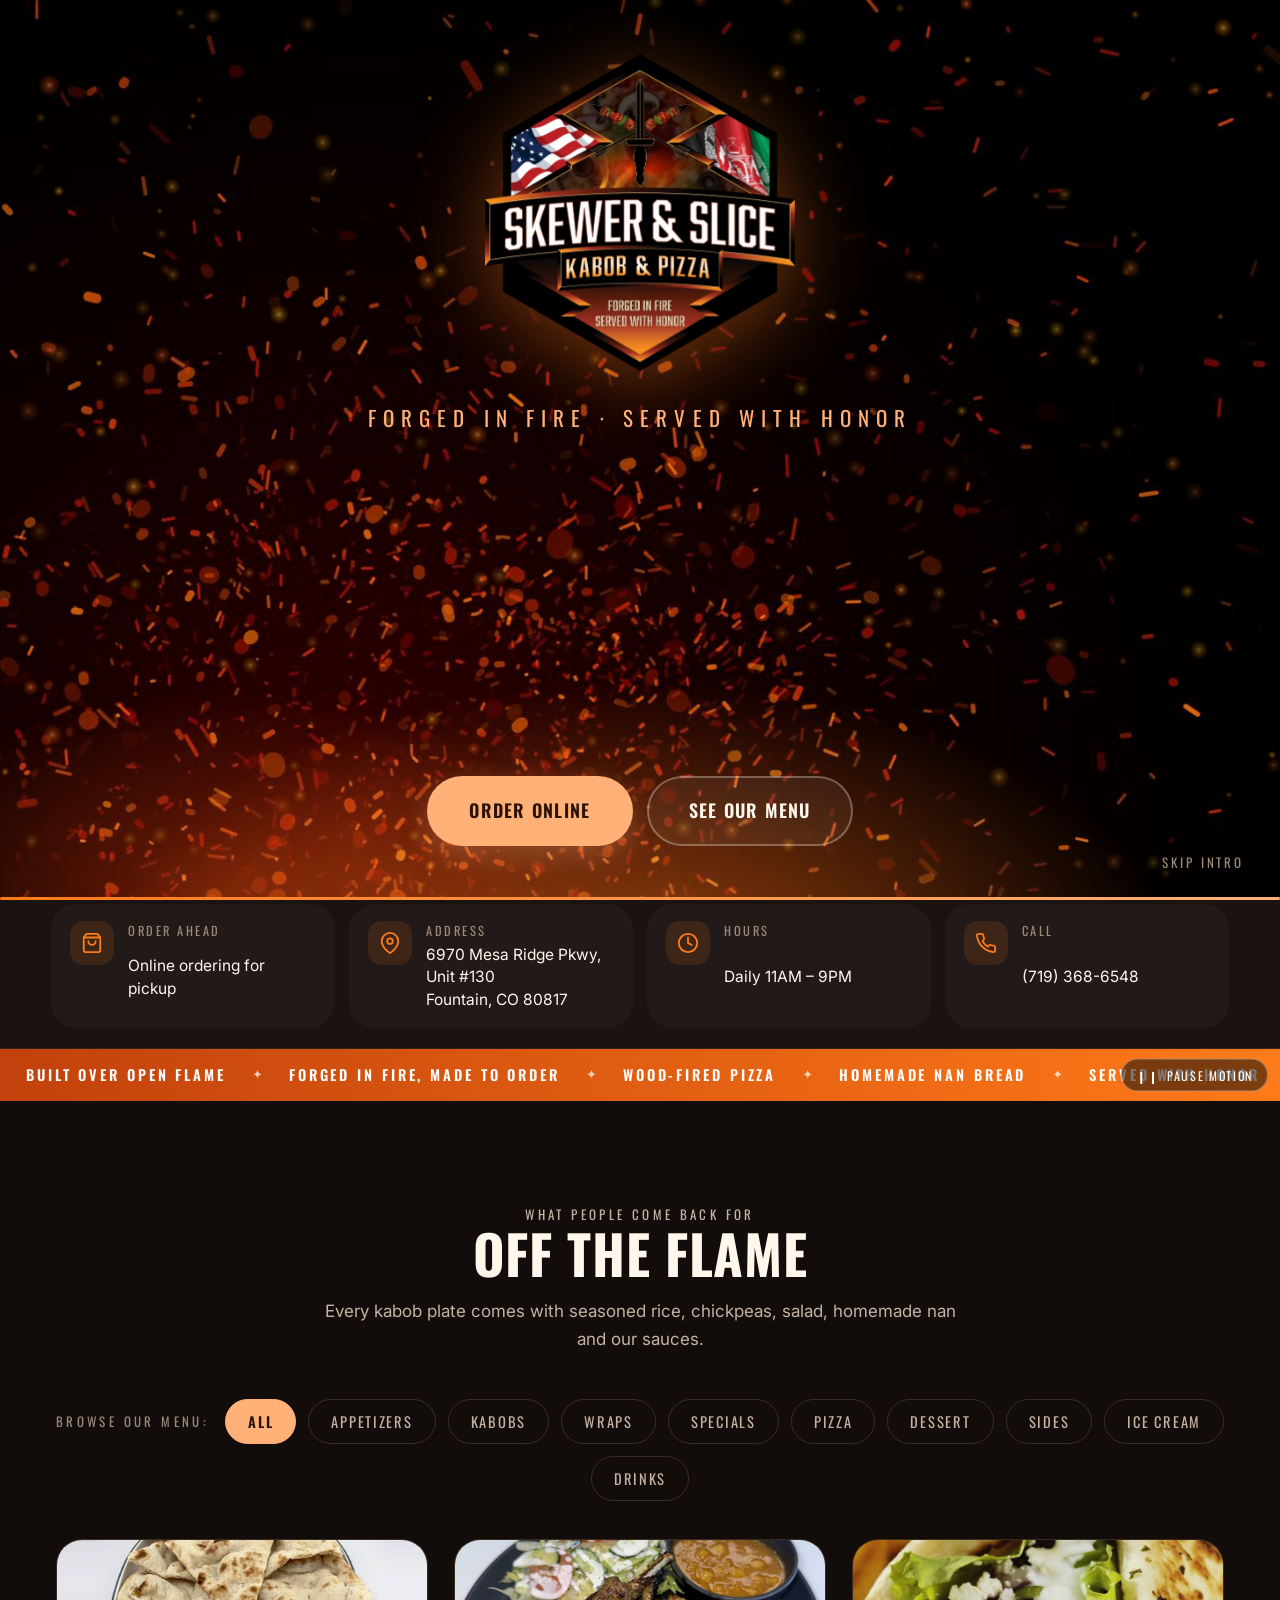
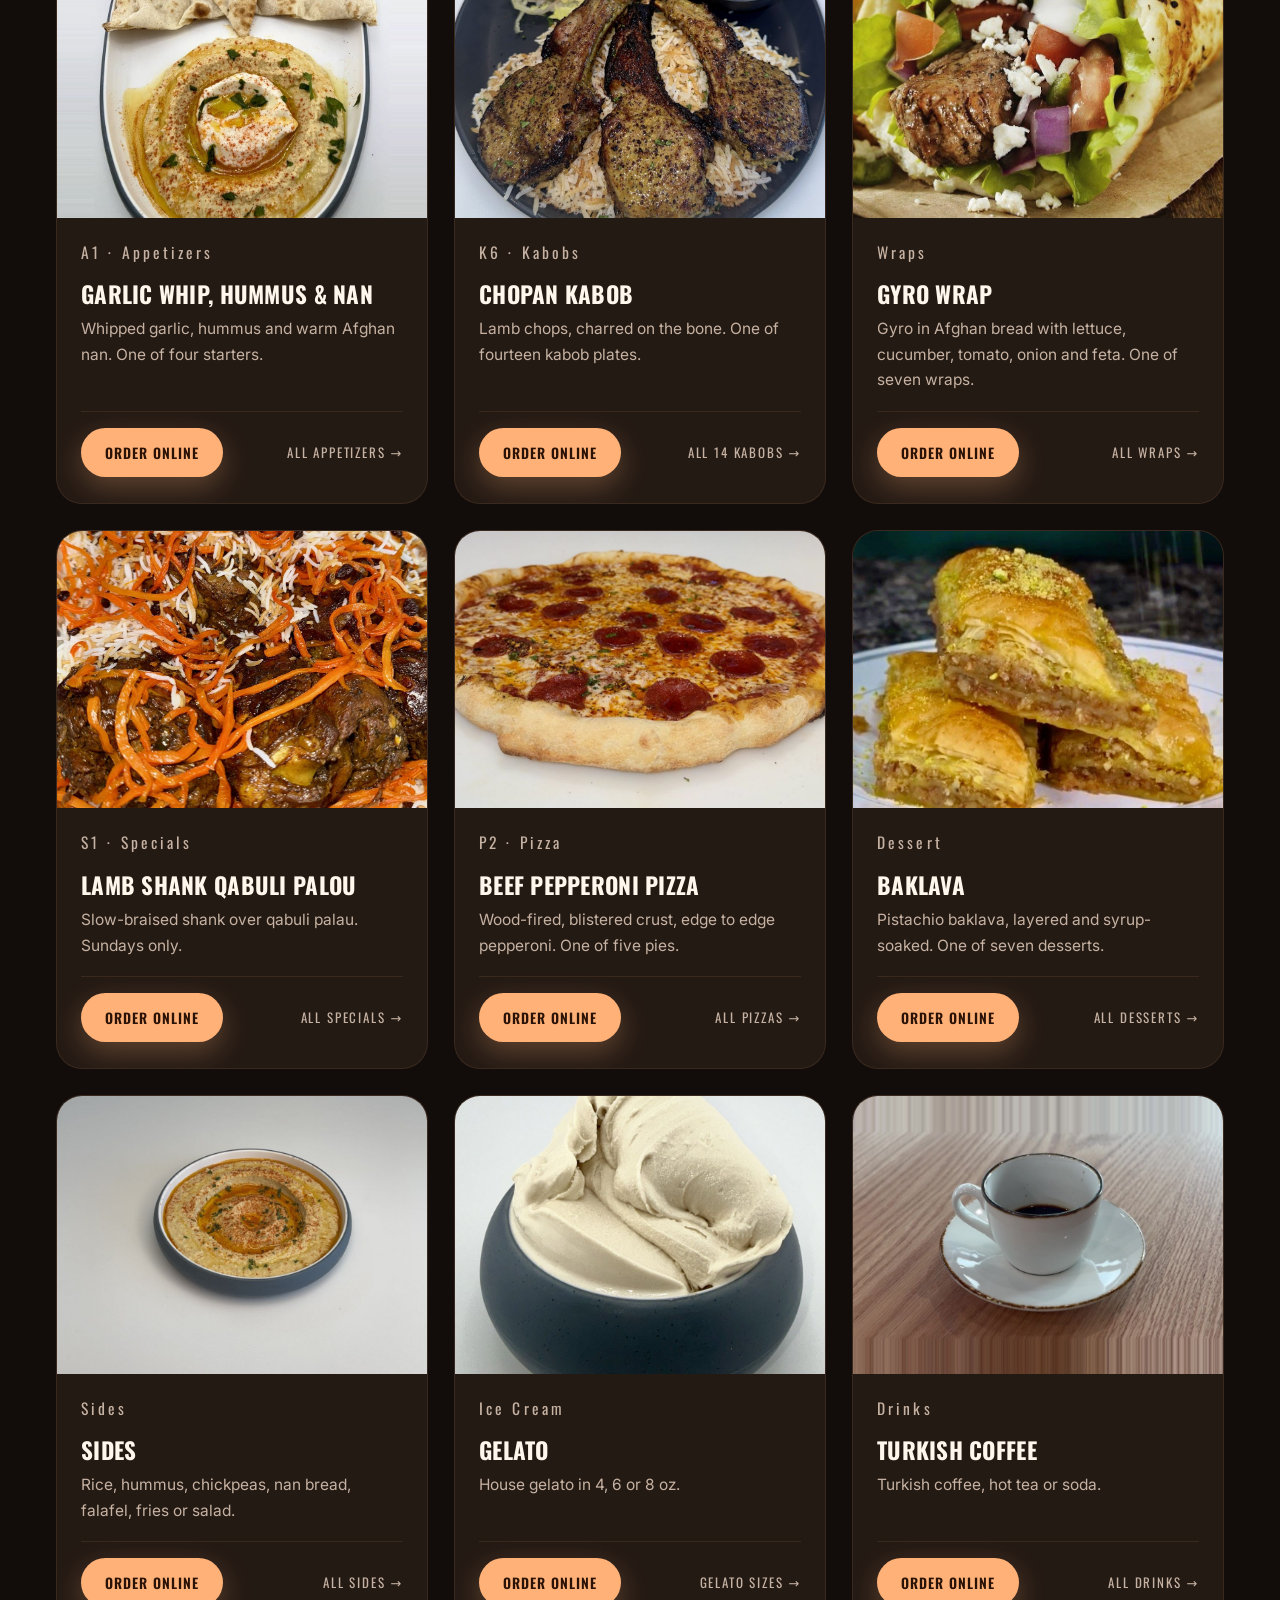
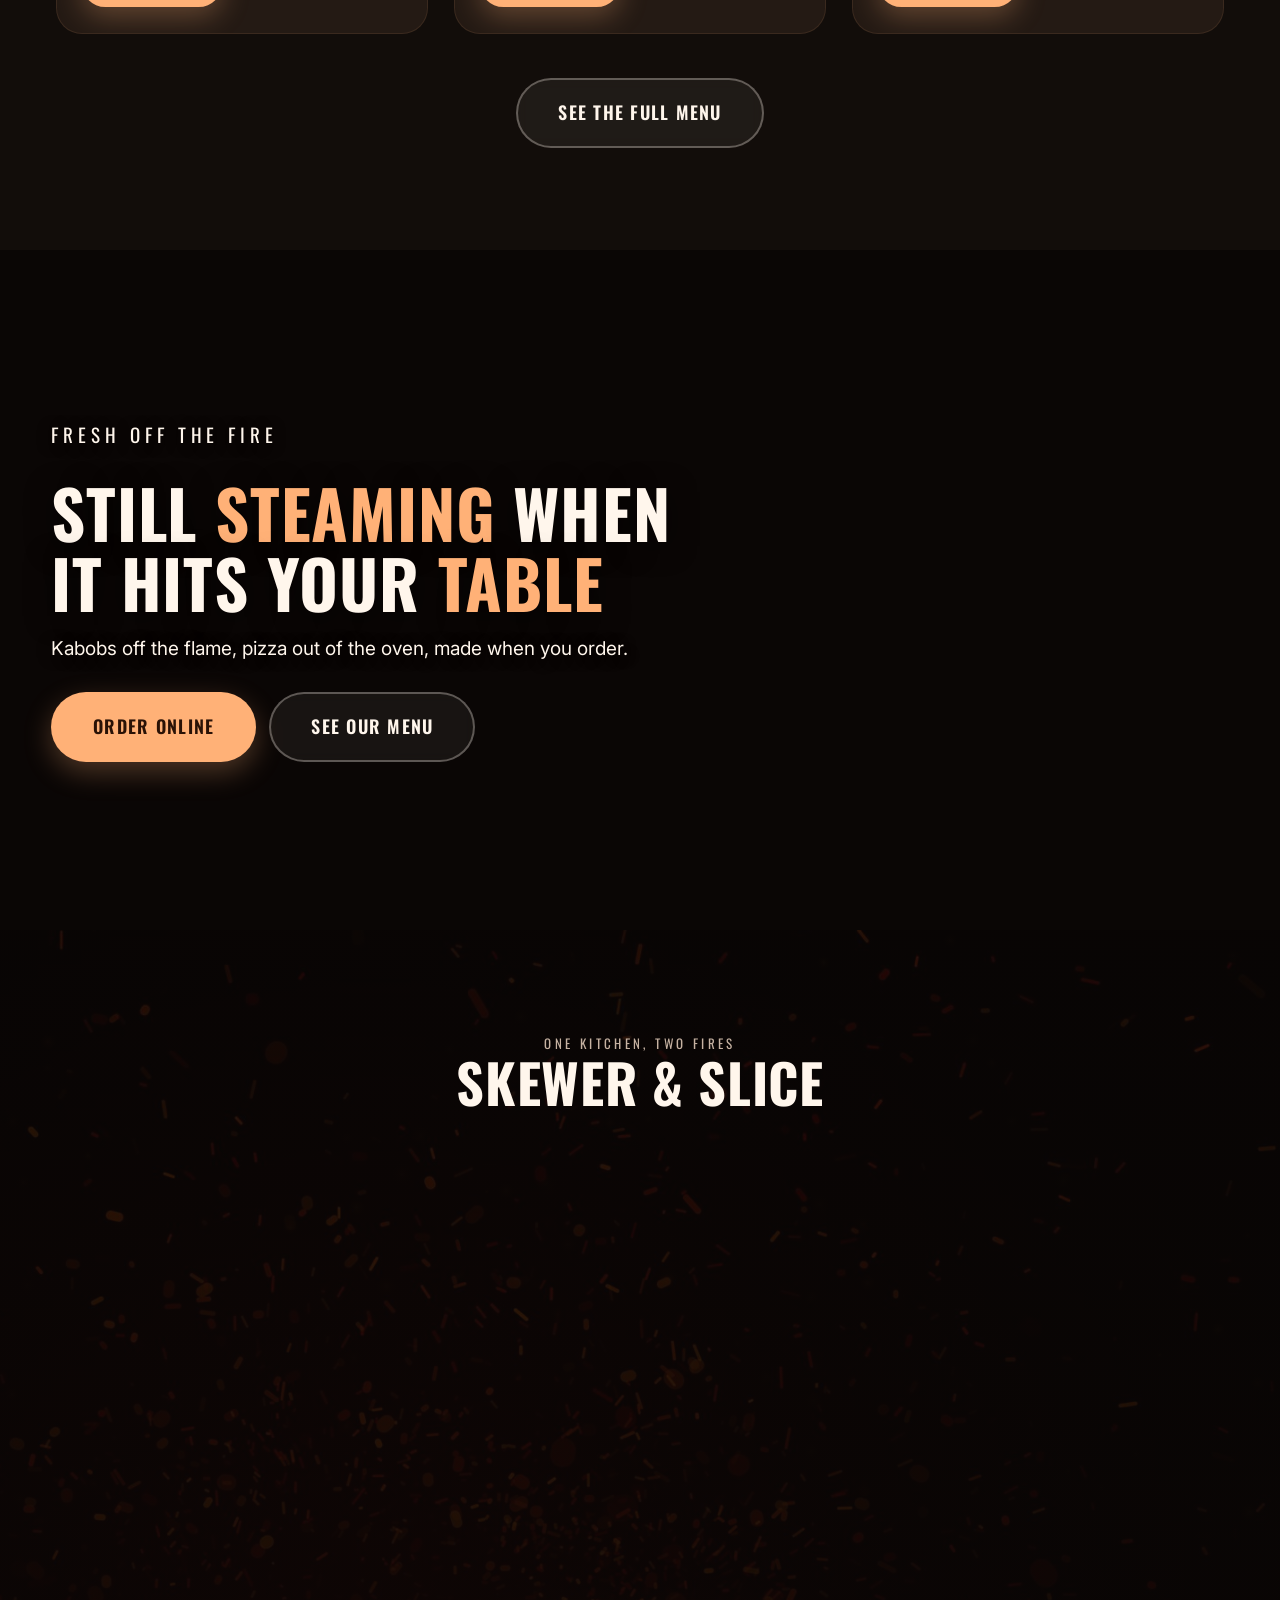
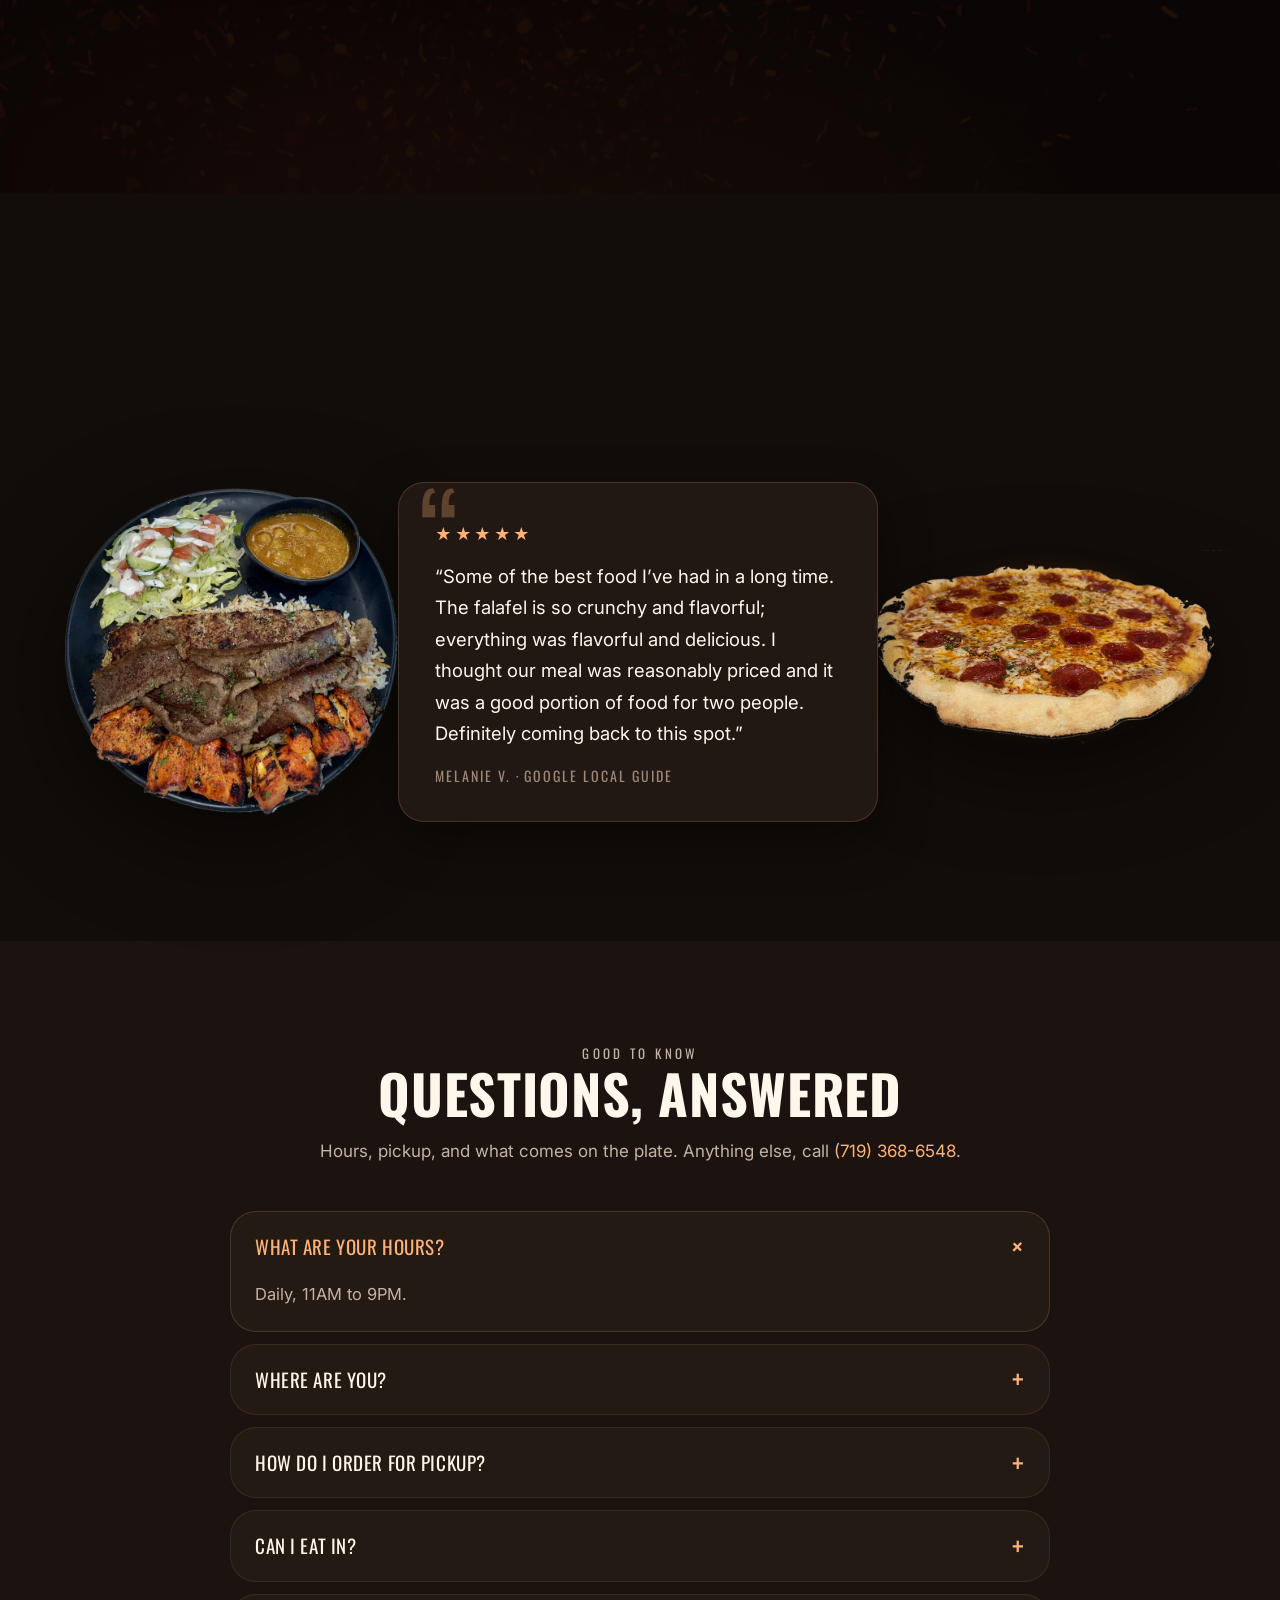
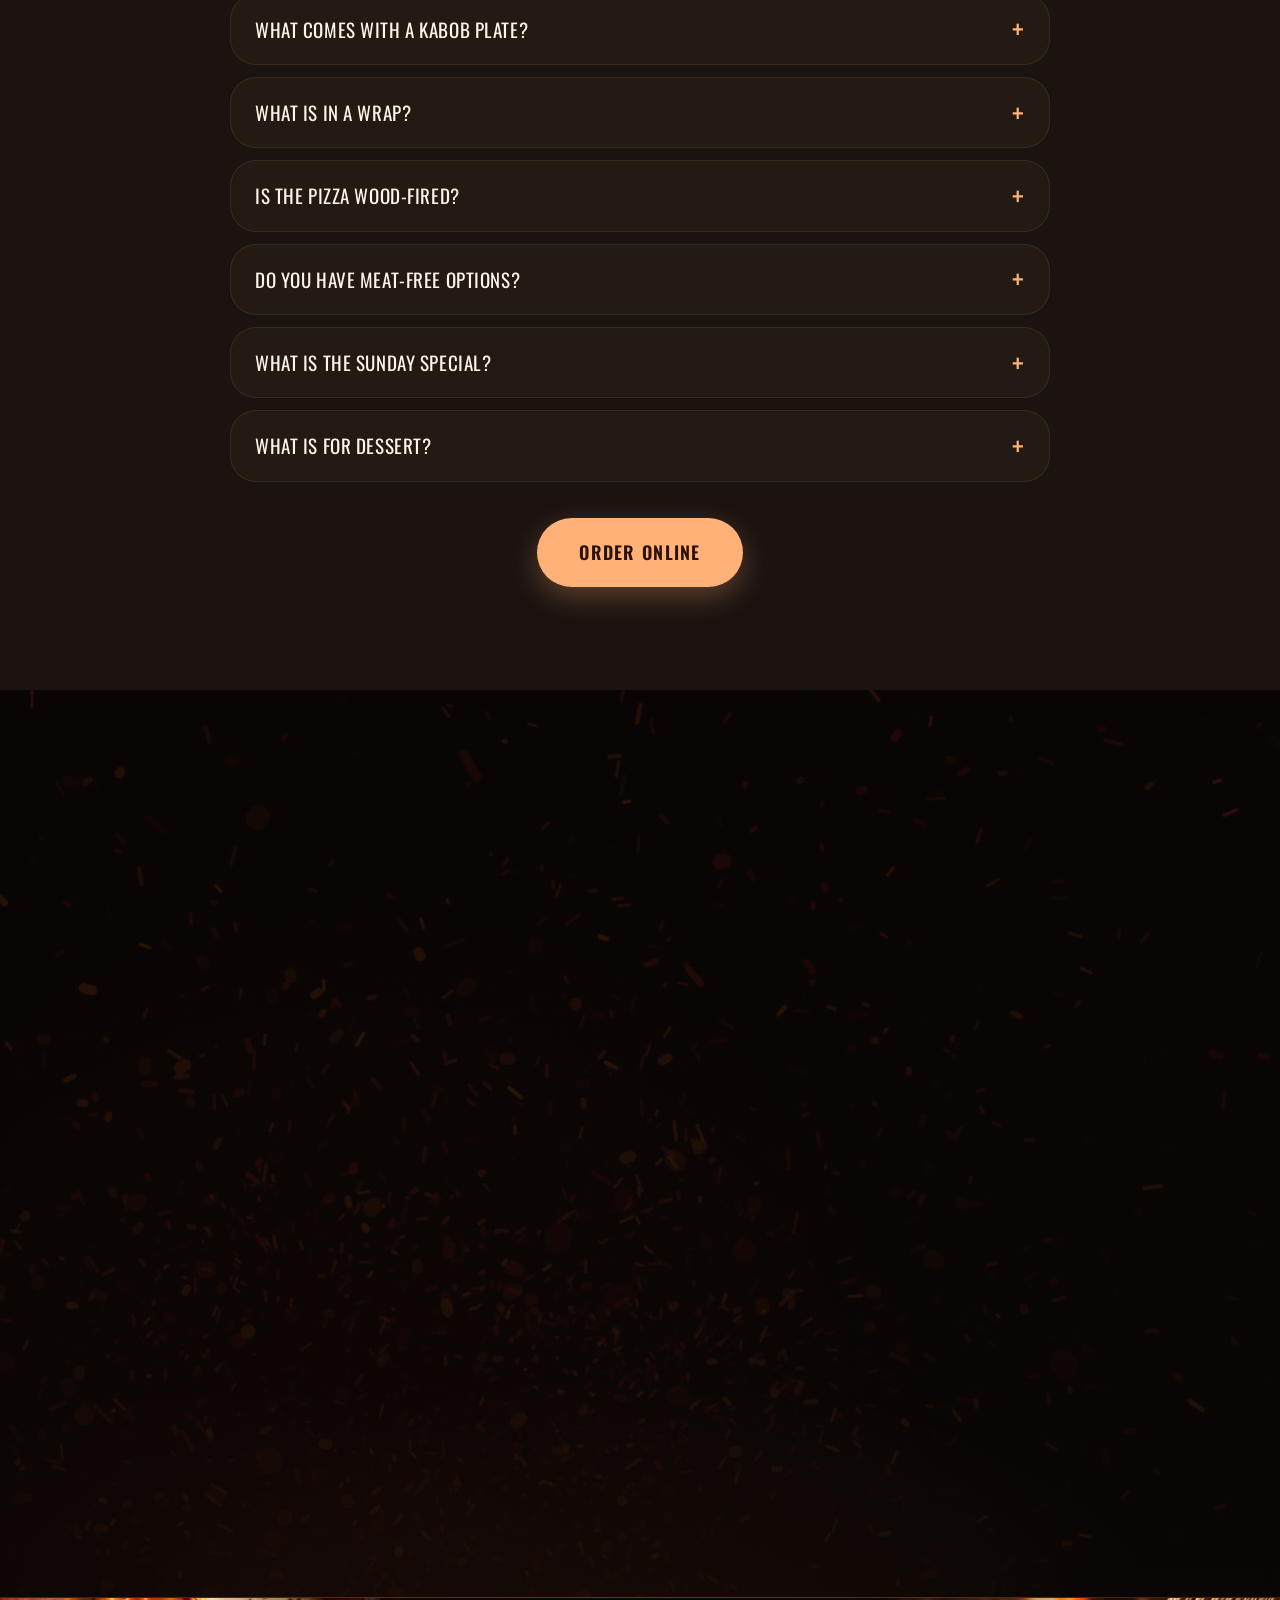
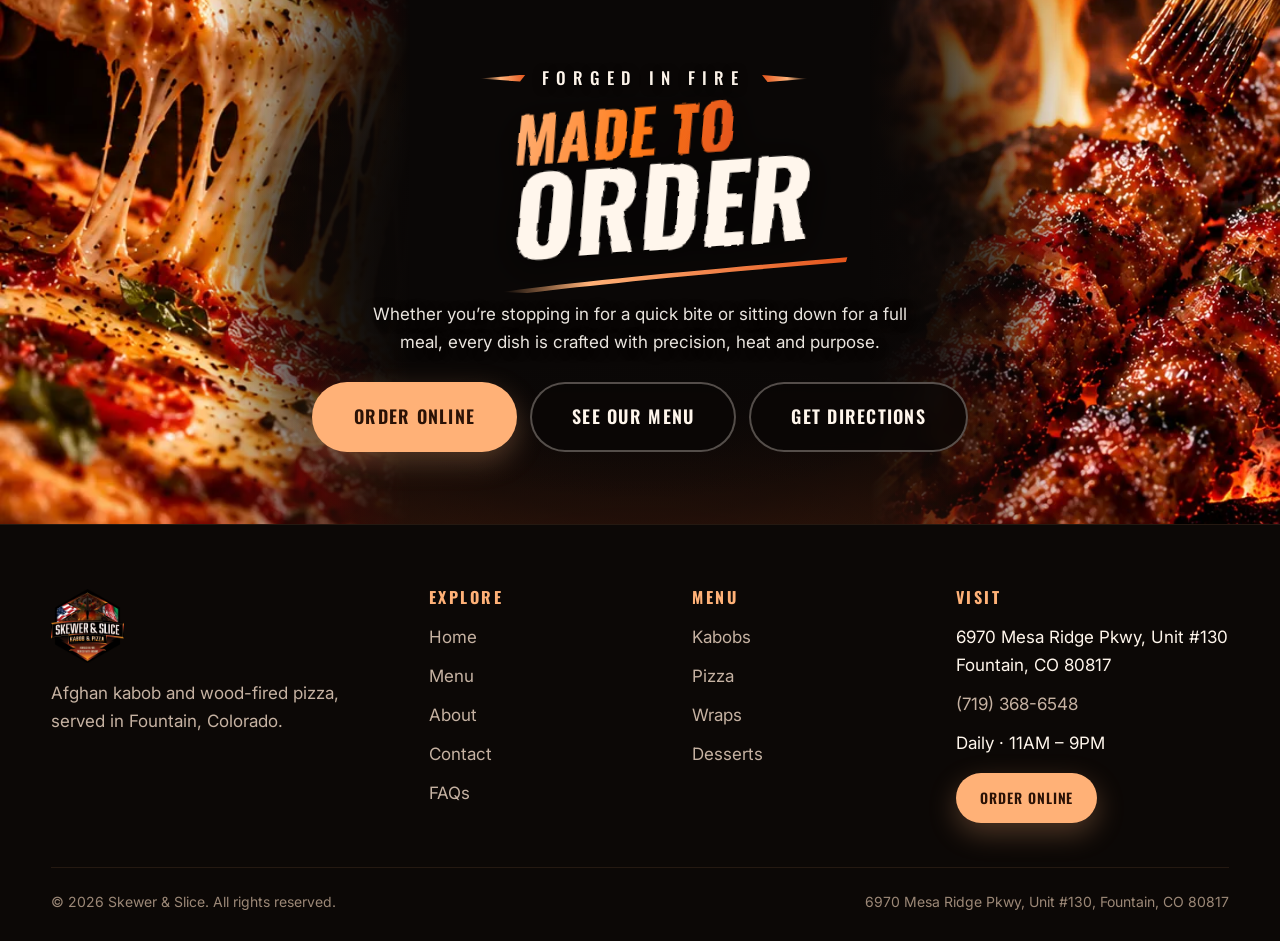
<file: index.html>
<!DOCTYPE html>
<html lang="en">
<head>
<meta charset="utf-8">
<title>Skewer &amp; Slice — Redesign</title>
<!-- Root of the GitHub Pages site: send visitors straight to the mockup. -->
<meta http-equiv="refresh" content="0; url=mockup/">
<link rel="canonical" href="mockup/">
<script>location.replace("mockup/");</script>
<style>body{font-family:system-ui,sans-serif;background:#120D0A;color:#FFF6EC;display:grid;place-items:center;min-height:100vh;margin:0}a{color:#FFB177}</style>
</head>
<body>
<p>Opening the redesign… <a href="mockup/">Click here if nothing happens.</a></p>
</body>
</html>
</file>
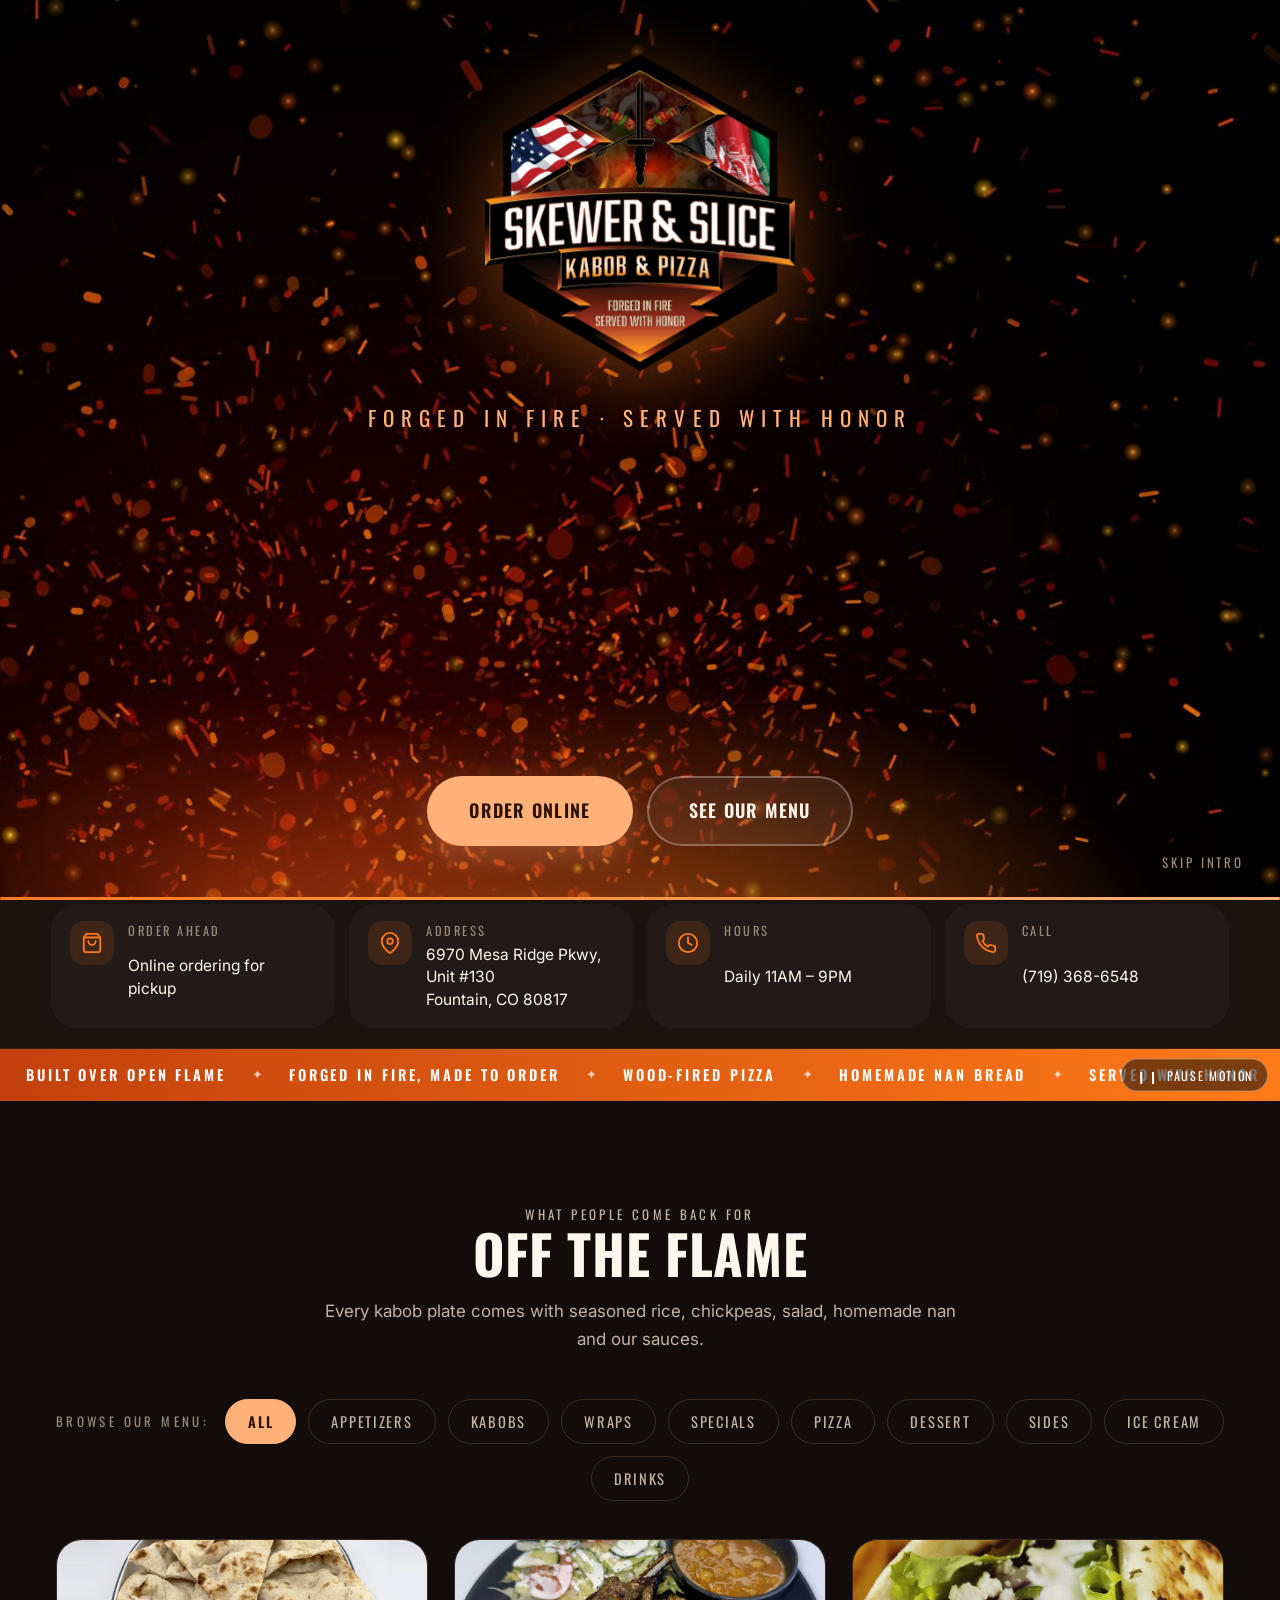
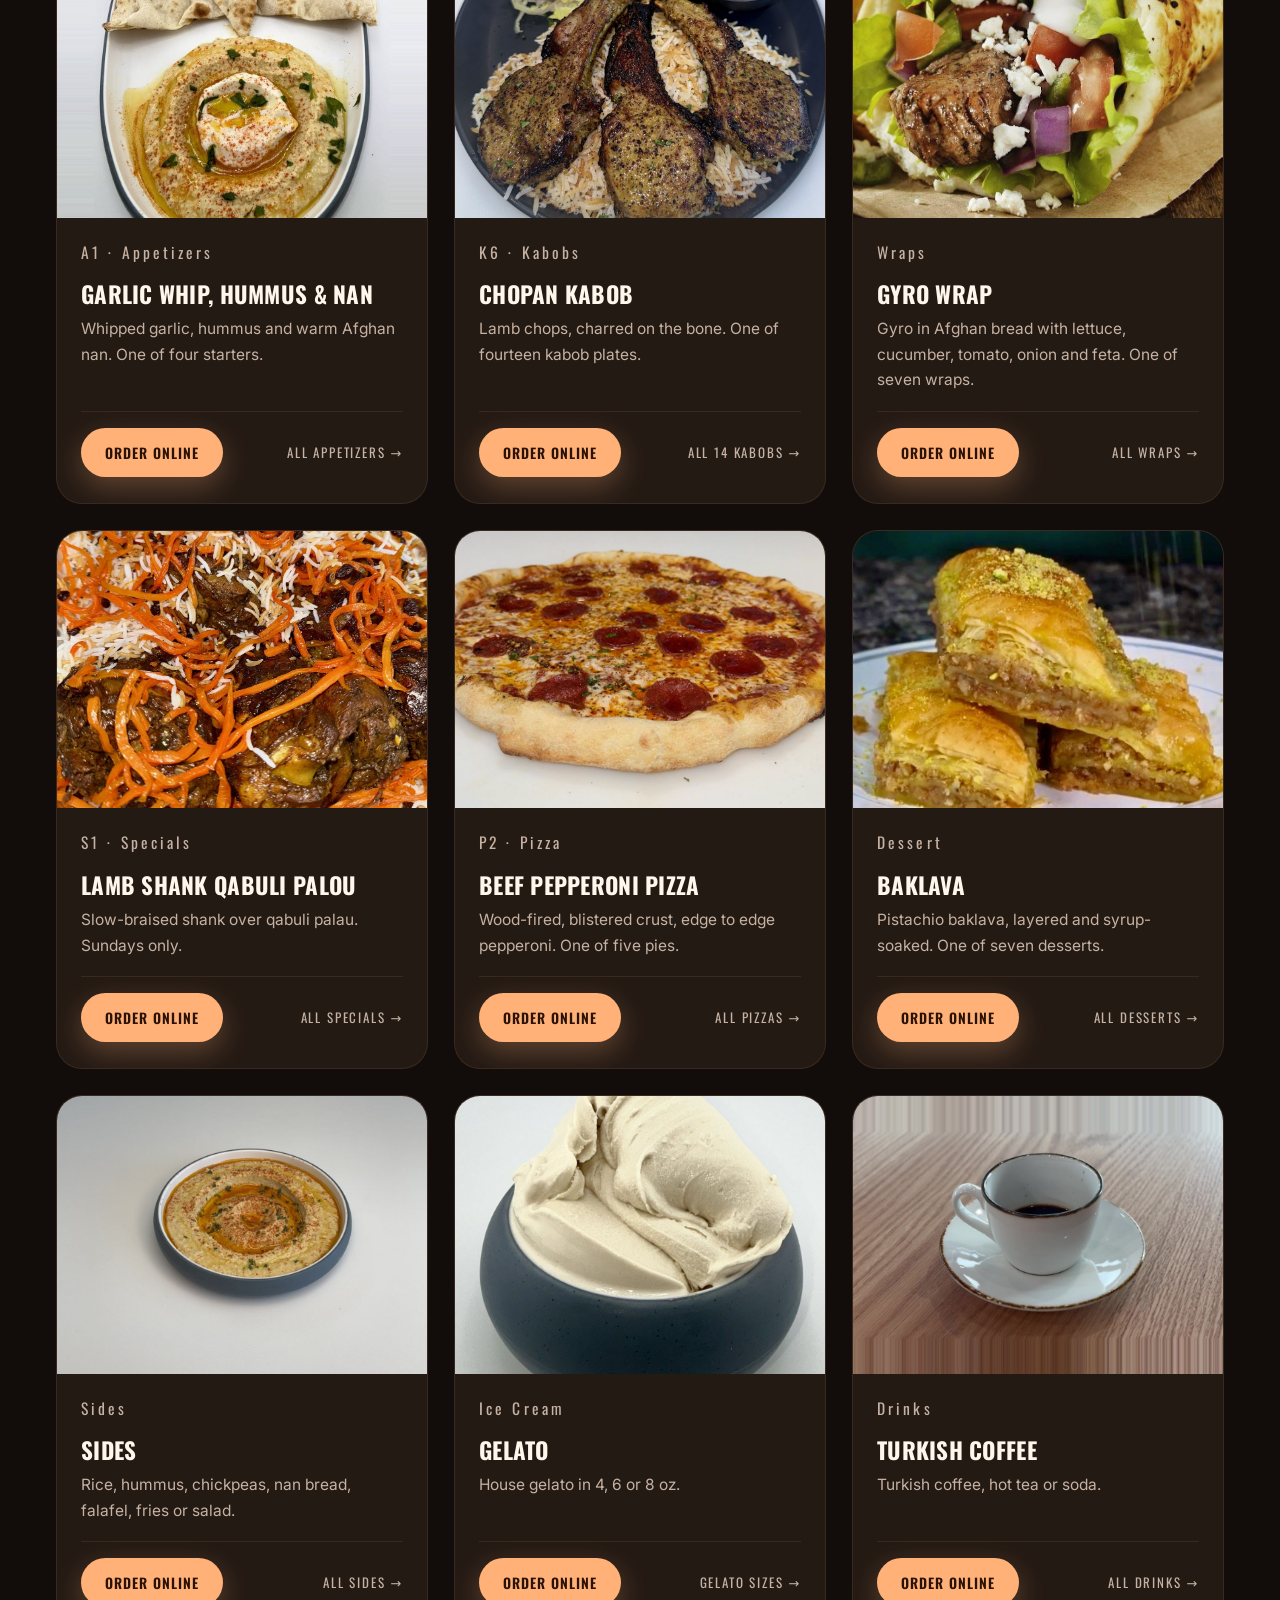
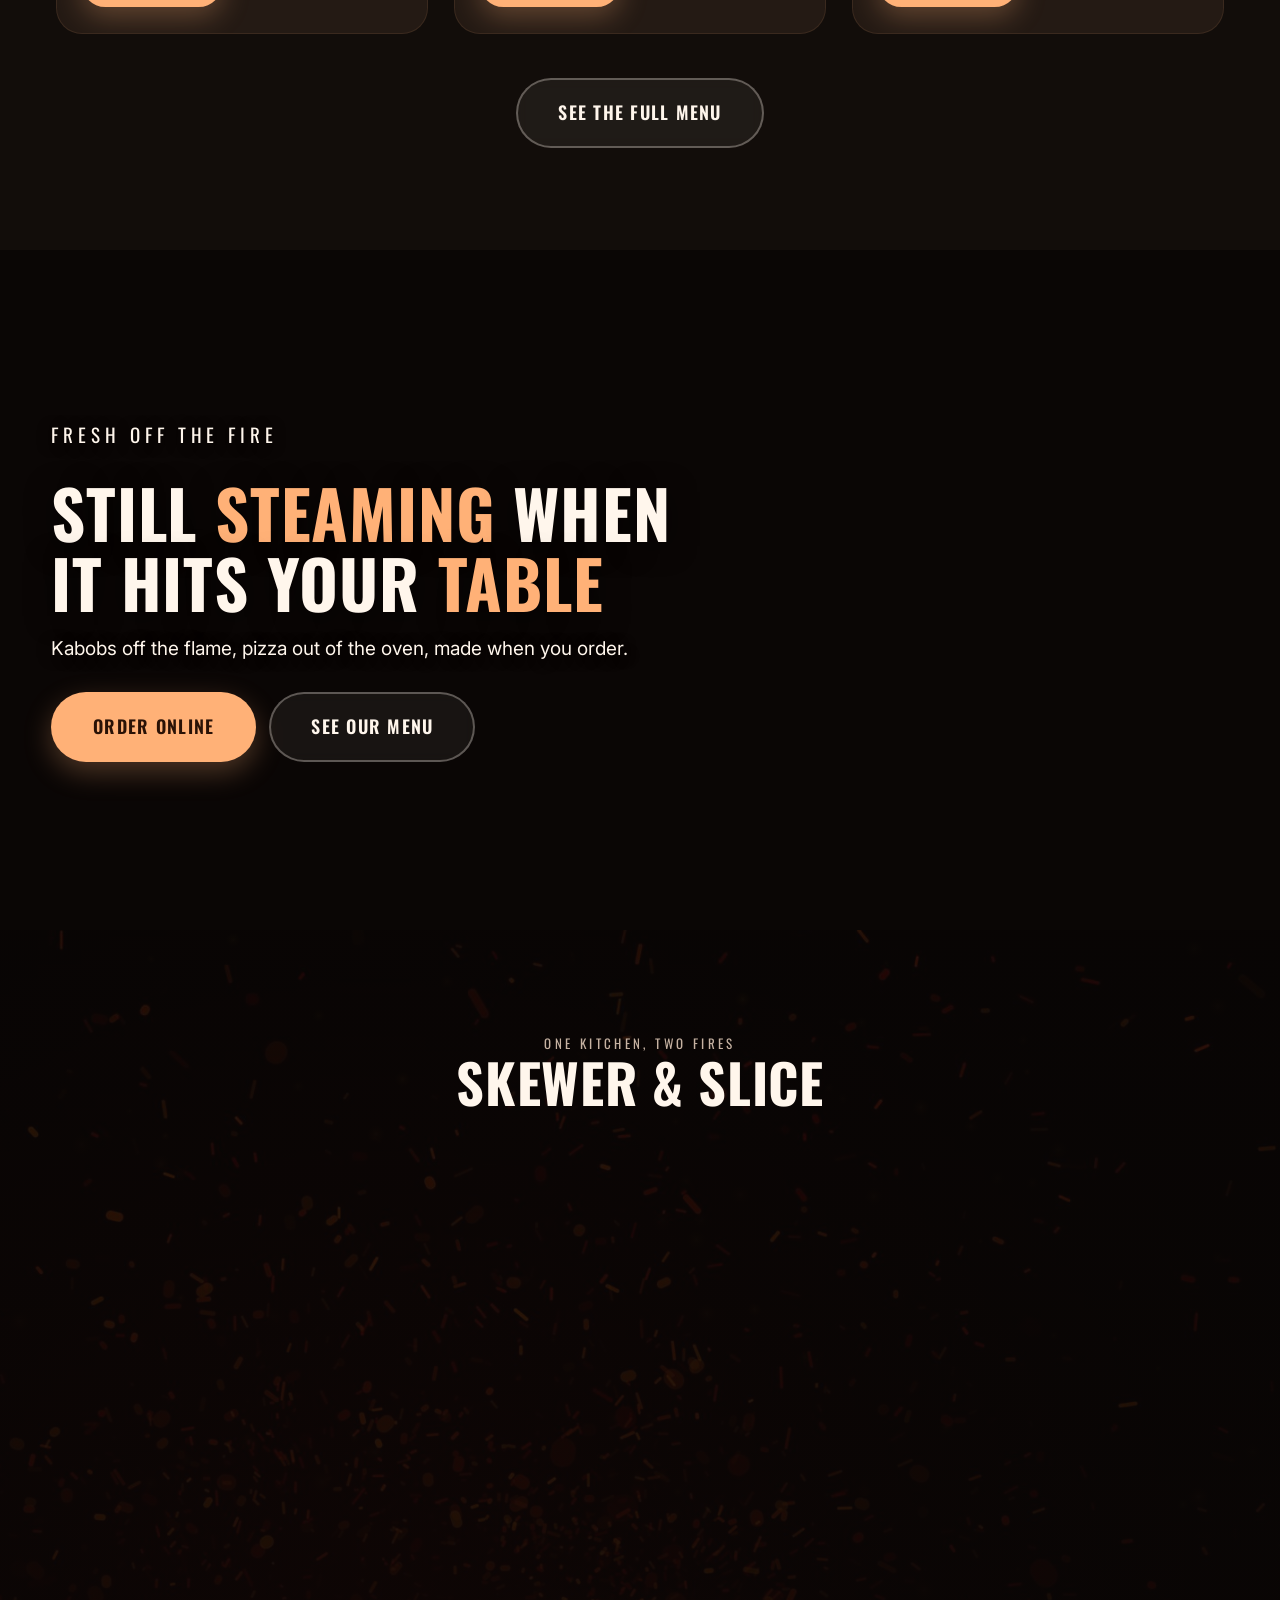
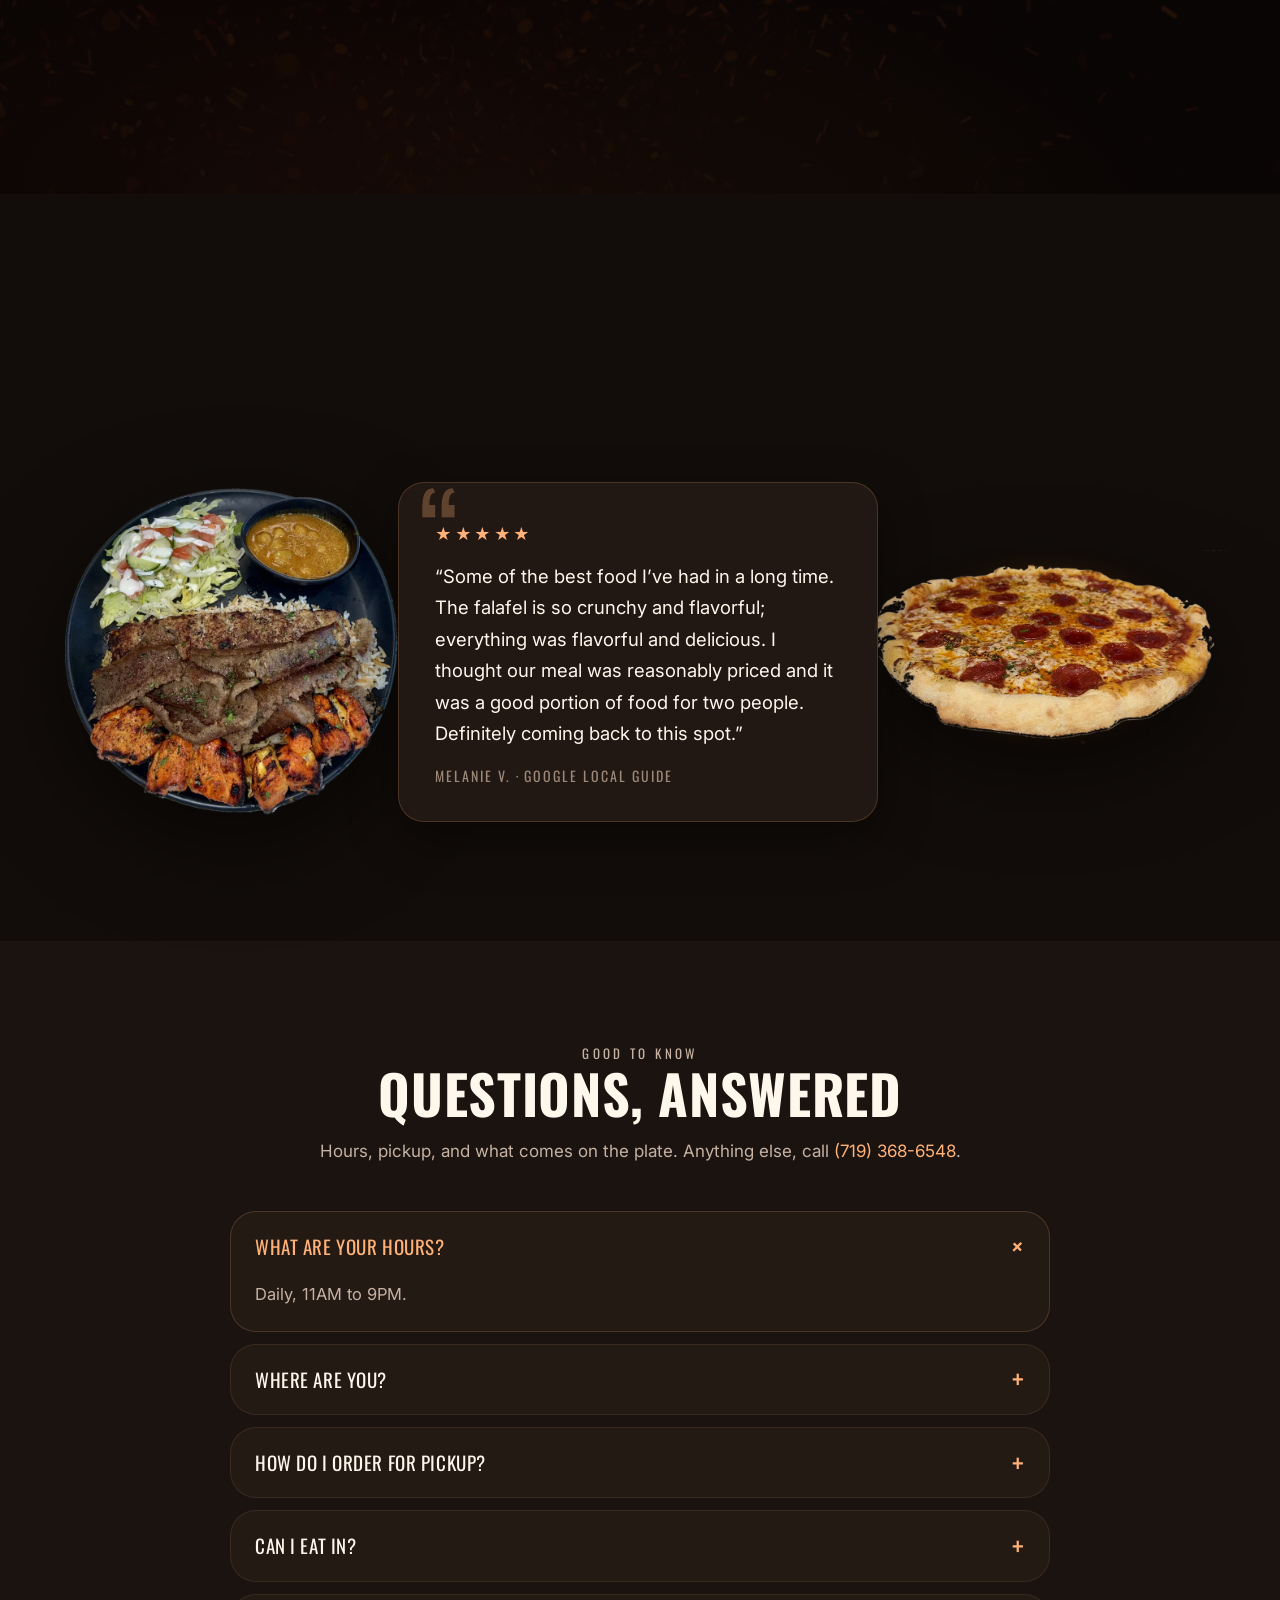
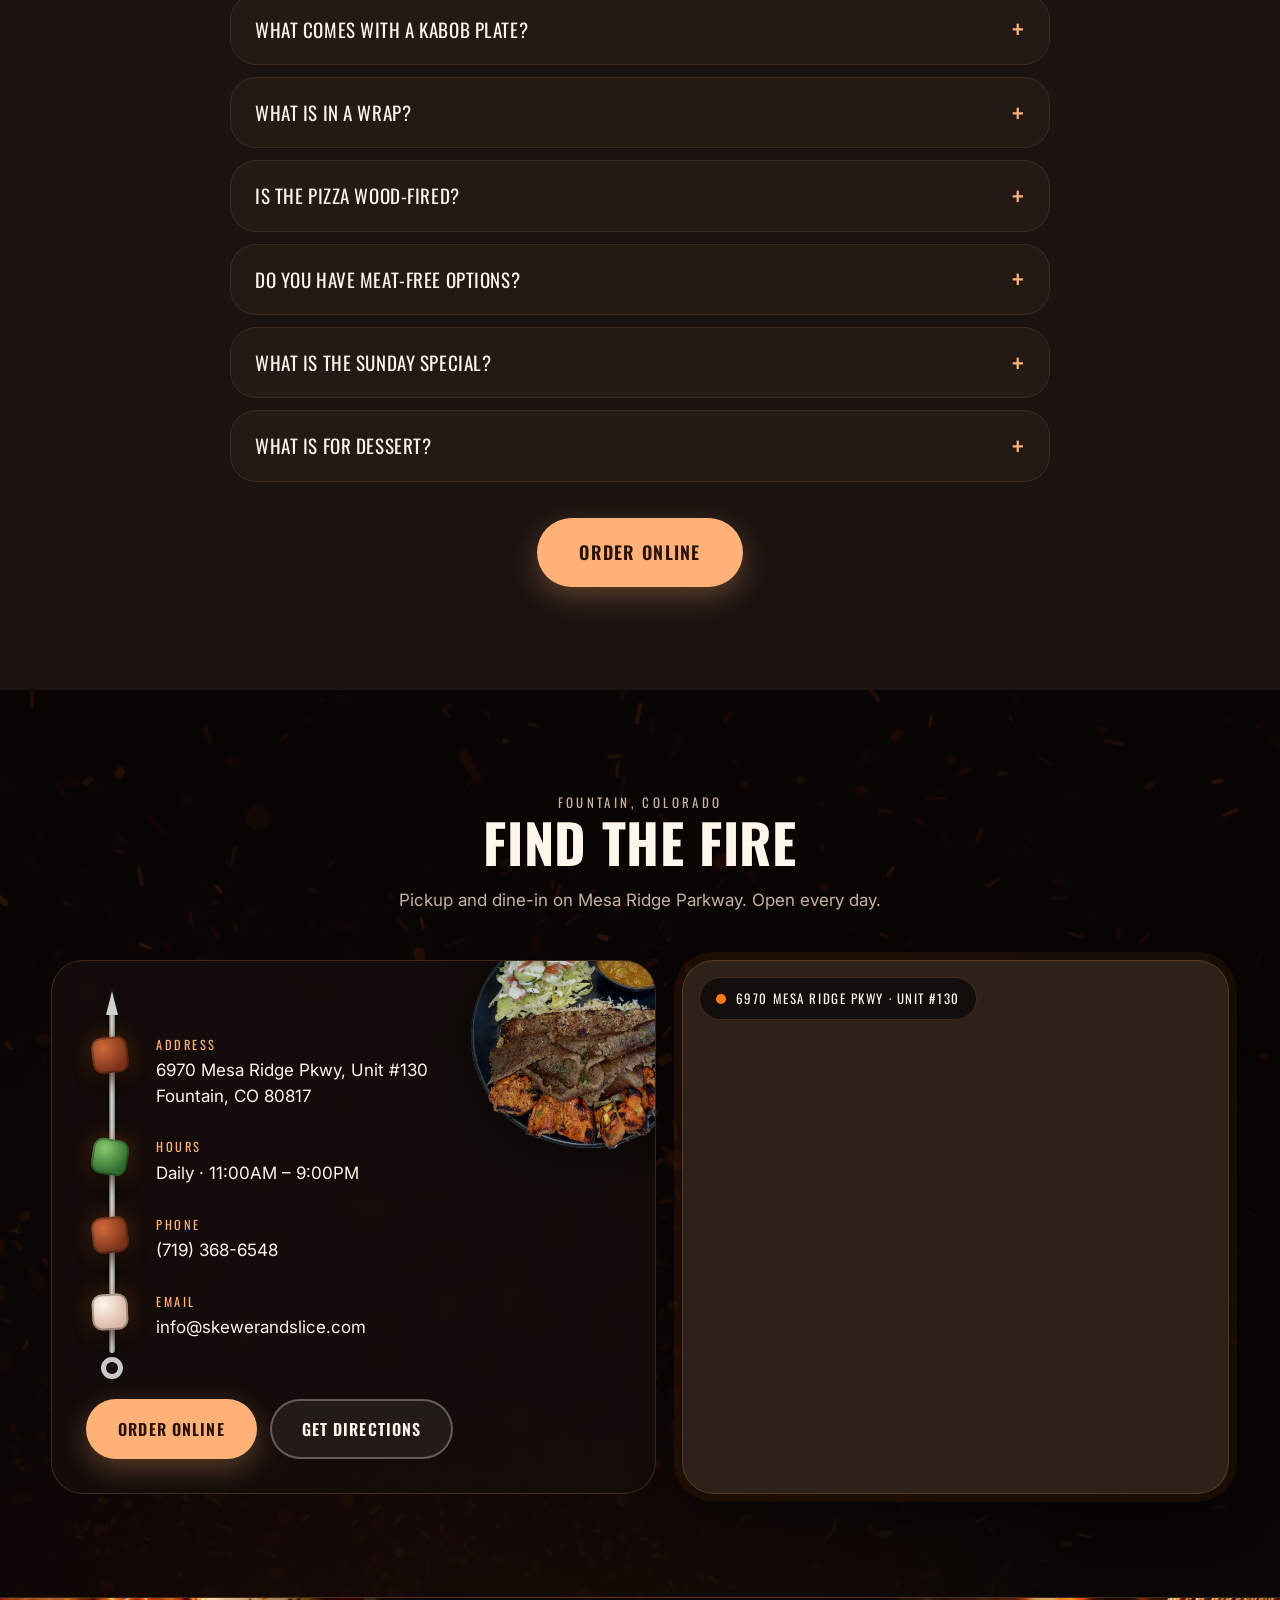
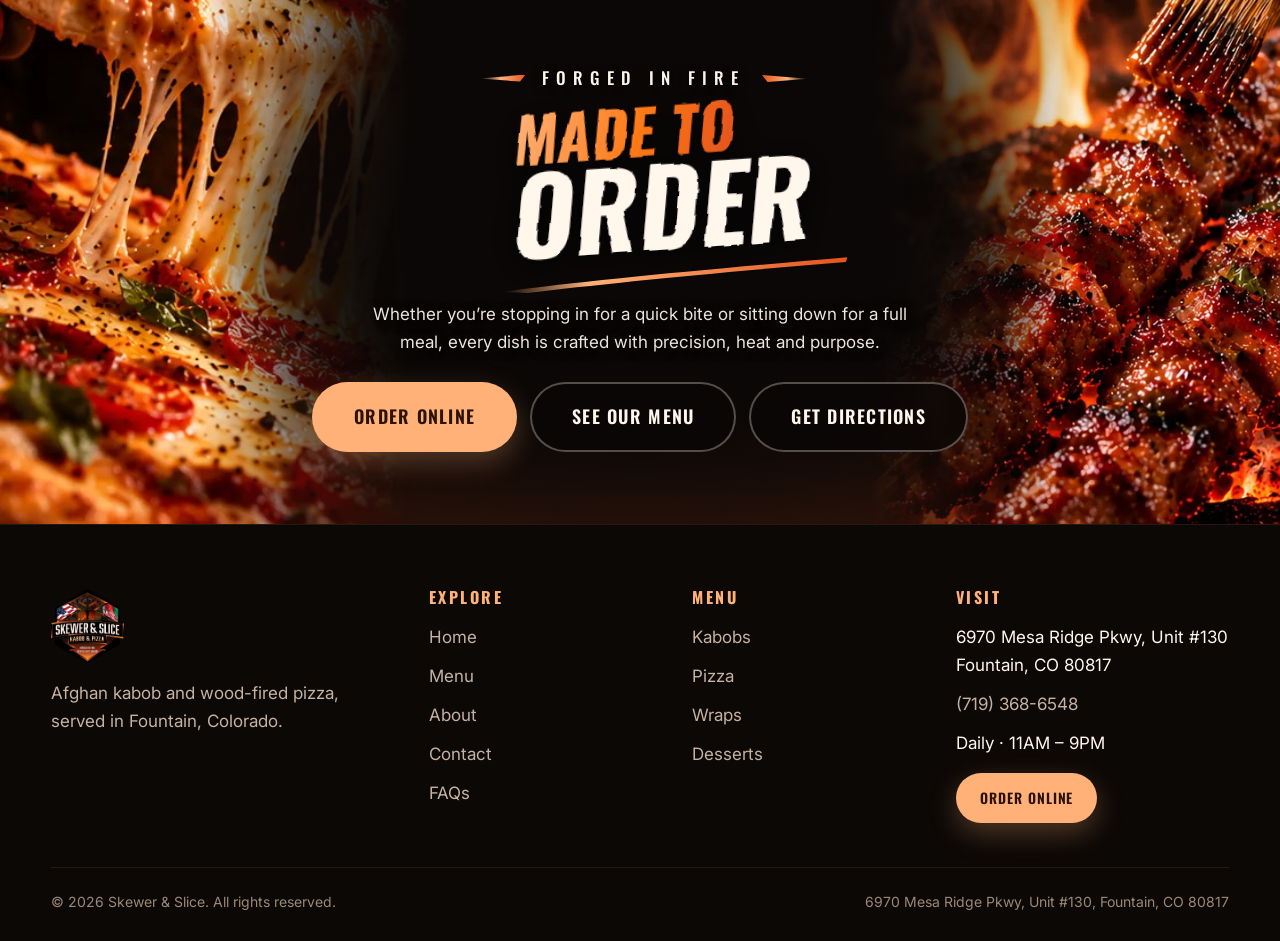
<file: mockup/index.html>
<!DOCTYPE html>
<html lang="en">
<head>
<meta charset="utf-8">
<meta name="viewport" content="width=device-width, initial-scale=1">
<title>Skewer &amp; Slice | Afghan Kabob &amp; Wood-Fired Pizza in Fountain, CO</title>
<meta name="description" content="Open-flame Afghan kabobs and wood-fired pizza in Fountain, Colorado. Order online for pickup, or visit us daily 11AM–9PM on Mesa Ridge Parkway.">
<link rel="icon" href="assets/logo.webp" type="image/webp">
<link rel="preconnect" href="https://fonts.googleapis.com">
<link rel="preconnect" href="https://fonts.gstatic.com" crossorigin>
<link href="https://fonts.googleapis.com/css2?family=Oswald:wght@400;500;600;700&family=Inter:wght@400;500;600;700&display=swap" rel="stylesheet">
<link rel="stylesheet" href="assets/styles.css">
<noscript><style>.hero__food{opacity:1}.hero h1 em{color:var(--peach)}.hero h1 .u{text-decoration-color:var(--peach)}.stamp{opacity:1;transform:translateX(-50%) rotate(var(--tilt))}.steam__video{opacity:1}.reveal{opacity:1;transform:none}.steam h2 em{color:var(--peach)}.band h2 em{color:var(--peach)}</style></noscript>
</head>
<body>

<a class="skip-link" href="#main">Skip to content</a>

<!-- ======================================================================
     INTRO — flame, logo at centre, Order Online + See Our Menu at the
     bottom. Runs ~5.5s, exits on its own, and shows once per session.
     ====================================================================== -->
<div class="intro" id="intro">
  <div class="embers">
    <div class="embers__still"></div>
    <canvas class="embers__canvas" data-density="high" aria-hidden="true"></canvas>
    <div class="embers__glow"></div>
  </div>

  <div class="intro__inner">
    <img class="intro__logo" src="assets/logo.webp" alt="Skewer &amp; Slice — Kabob &amp; Pizza">
    <p class="intro__tag">Forged in Fire · Served with Honor</p>
    <div class="intro__actions">
      <a class="btn btn-order btn-lg" href="order.html">Order Online</a>
      <a class="btn btn-ghost btn-lg" href="menu.html">See Our Menu</a>
    </div>
  </div>

  <button class="intro__skip" type="button">Skip intro</button>
  <div class="intro__bar" aria-hidden="true"><i></i></div>
</div>

<!-- ====================== HEADER ====================== -->
<header class="header">
  <div class="wrap header__bar">
    <a class="header__logo" href="index.html">
      <img src="assets/logo.webp" alt="Skewer &amp; Slice">
      <span>Skewer &amp; Slice<small>Kabob &amp; Pizza</small></span>
    </a>

    <nav class="nav" id="nav" aria-label="Main">
      <a href="index.html" aria-current="page">Home</a>
      <a href="menu.html">Menu</a>
      <a href="about.html">About</a>
      <a href="contact.html">Contact</a>
    </nav>

    <div class="header__actions">
      <a class="header__tel" href="tel:+17193686548">(719) 368-6548</a>
      <a class="btn btn-order btn-sm" href="order.html">Order Online</a>
    </div>

    <button class="burger" type="button" aria-label="Menu" aria-expanded="false" aria-controls="nav">
      <span></span><span></span><span></span>
    </button>
  </div>
</header>

<main id="main">

  <!-- ====================== HERO ======================
       Copy on the left, the two cutouts fly in on the right:
       the BBQ plate arrives first, the pizza follows.
       ================================================== -->
  <section class="hero">
    <div class="embers">
      <div class="embers__still"></div>
      <canvas class="embers__canvas" aria-hidden="true"></canvas>
      <div class="embers__glow"></div>
      <div class="embers__scrim"></div>
    </div>

    <div class="wrap hero__grid">
      <div class="hero__copy">
        <span class="hero__eyebrow">Fountain, Colorado</span>
        <h1><span class="u">Open-Flame Kabob</span><em>Wood-Fired Pizza</em></h1>
        <p class="hero__lede">
          Two fires, one kitchen. Afghan kabobs off the open flame, and pizza
          pulled straight from the wood oven. Built over open flame, no compromise.
        </p>
        <div class="hero__actions">
          <a class="btn btn-order btn-lg" href="order.html">Order Online</a>
          <a class="btn btn-ghost btn-lg" href="menu.html">See Our Menu</a>
        </div>

      </div>

      <div class="hero__right">
        <div class="hero__stage" aria-hidden="true">
          <img class="hero__food hero__food--bbq"   src="assets/bbq-cutout.webp"   alt="" width="820" height="804" fetchpriority="high">
          <img class="hero__food hero__food--pizza" src="assets/pizza-cutout.webp" alt="" width="940" height="525"  fetchpriority="high">
        </div>
        <div class="hero__stamps" aria-hidden="false">
          <div class="stamp stamp--1" role="img" aria-label="Built over open flame. No compromise.">
            <svg class="stamp__svg" viewBox="0 0 200 200" aria-hidden="true" focusable="false">
              <defs>
                <path id="st1-top" d="M 34,100 A 66,66 0 0 1 166,100"/>
                <path id="st1-bot" d="M 34,100 A 66,66 0 0 0 166,100"/>
                <filter id="stamp-grit" x="-8%" y="-8%" width="116%" height="116%" color-interpolation-filters="sRGB">
                  <feTurbulence type="fractalNoise" baseFrequency="0.9" numOctaves="2" seed="7" result="edge"/>
                  <feDisplacementMap in="SourceGraphic" in2="edge" scale="2.8" xChannelSelector="R" yChannelSelector="G" result="rough"/>
                  <feTurbulence type="fractalNoise" baseFrequency="0.05 0.07" numOctaves="3" seed="3" result="blotch"/>
                  <feTurbulence type="fractalNoise" baseFrequency="0.6" numOctaves="1" seed="11" result="speck"/>
                  <feComposite in="blotch" in2="speck" operator="arithmetic" k1="0" k2="0.62" k3="0.38" k4="0" result="mix"/>
                  <feColorMatrix in="mix" type="matrix" values="0 0 0 0 0  0 0 0 0 0  0 0 0 0 0  1.4 1.4 1.4 0 -1.05" result="wear"/>
                  <feComposite in="rough" in2="wear" operator="in"/>
                </filter>
              </defs>
              <circle cx="100" cy="100" r="94" fill="none" stroke="currentColor" stroke-width="8.5"/>
              <circle cx="100" cy="100" r="80" fill="none" stroke="currentColor" stroke-width="3"/>
              <text font-size="16" font-weight="700" letter-spacing="2"><textPath href="#st1-top" startOffset="50%" text-anchor="middle">- BUILT OVER -</textPath></text>
              <text font-size="16" font-weight="700" letter-spacing="2"><textPath href="#st1-bot" startOffset="50%" text-anchor="middle">- NO COMPROMISE -</textPath></text>
              <text x="100" y="82" text-anchor="middle" font-size="11">&#9733; &#9733; &#9733;</text>
              <text x="100" y="112" text-anchor="middle" font-size="26" font-weight="700" letter-spacing="1">OPEN FLAME</text>
              <text x="100" y="134" text-anchor="middle" font-size="11">&#9733; &#9733; &#9733;</text>
            </svg>
          </div>
          <div class="stamp stamp--2" role="img" aria-label="Served with honor. Forged in fire.">
            <svg class="stamp__svg" viewBox="0 0 200 200" aria-hidden="true" focusable="false">
              <defs>
                <path id="st2-top" d="M 34,100 A 66,66 0 0 1 166,100"/>
                <path id="st2-bot" d="M 34,100 A 66,66 0 0 0 166,100"/>
              </defs>
              <circle cx="100" cy="100" r="94" fill="none" stroke="currentColor" stroke-width="8.5"/>
              <circle cx="100" cy="100" r="80" fill="none" stroke="currentColor" stroke-width="3"/>
              <text font-size="16" font-weight="700" letter-spacing="2"><textPath href="#st2-top" startOffset="50%" text-anchor="middle">- SERVED WITH -</textPath></text>
              <text font-size="16" font-weight="700" letter-spacing="2"><textPath href="#st2-bot" startOffset="50%" text-anchor="middle">- FORGED IN FIRE -</textPath></text>
              <text x="100" y="82" text-anchor="middle" font-size="11">&#9733; &#9733; &#9733;</text>
              <text x="100" y="112" text-anchor="middle" font-size="34" font-weight="700" letter-spacing="1">HONOR</text>
              <text x="100" y="134" text-anchor="middle" font-size="11">&#9733; &#9733; &#9733;</text>
            </svg>
          </div>
        </div>
      </div>
    </div>
  </section>

  <!-- ====================== QUICK FACTS ======================
       Order, address, hours, phone. Hours are the live site's
       (Daily 11AM-9PM); the client's reference showed a split
       weekday/weekend schedule that is not confirmed.
       ========================================================== -->
  <section class="facts" aria-label="Order ahead, address, hours and phone">
    <div class="wrap facts__grid">
      <a class="fact" href="order.html">
        <span class="fact__icon"><svg viewBox="0 0 24 24" fill="none" stroke="currentColor" stroke-width="2" stroke-linecap="round" stroke-linejoin="round" aria-hidden="true"><path d="M6 2 3 6v14a2 2 0 0 0 2 2h14a2 2 0 0 0 2-2V6l-3-4z"/><path d="M3 6h18"/><path d="M16 10a4 4 0 0 1-8 0"/></svg></span>
        <span class="fact__label">Order Ahead</span>
        <span class="fact__value">Online ordering for pickup</span>
      </a>
      <a class="fact" href="https://maps.google.com/?q=6970+Mesa+Ridge+Pkwy+Unit+130,+Fountain,+CO+80817" target="_blank" rel="noopener">
        <span class="fact__icon"><svg viewBox="0 0 24 24" fill="none" stroke="currentColor" stroke-width="2" stroke-linecap="round" stroke-linejoin="round" aria-hidden="true"><path d="M21 10c0 7-9 13-9 13s-9-6-9-13a9 9 0 0 1 18 0z"/><circle cx="12" cy="10" r="3"/></svg></span>
        <span class="fact__label">Address</span>
        <span class="fact__value">6970 Mesa Ridge Pkwy, Unit #130<br>Fountain, CO 80817</span>
      </a>
      <div class="fact">
        <span class="fact__icon"><svg viewBox="0 0 24 24" fill="none" stroke="currentColor" stroke-width="2" stroke-linecap="round" stroke-linejoin="round" aria-hidden="true"><circle cx="12" cy="12" r="10"/><path d="M12 6v6l4 2"/></svg></span>
        <span class="fact__label">Hours</span>
        <span class="fact__value">Daily 11AM &ndash; 9PM</span>
      </div>
      <a class="fact" href="tel:+17193686548">
        <span class="fact__icon"><svg viewBox="0 0 24 24" fill="none" stroke="currentColor" stroke-width="2" stroke-linecap="round" stroke-linejoin="round" aria-hidden="true"><path d="M22 16.92v3a2 2 0 0 1-2.18 2 19.79 19.79 0 0 1-8.63-3.07 19.5 19.5 0 0 1-6-6 19.79 19.79 0 0 1-3.07-8.67A2 2 0 0 1 4.11 2h3a2 2 0 0 1 2 1.72c.13.96.37 1.9.72 2.81a2 2 0 0 1-.45 2.11L8.09 9.91a16 16 0 0 0 6 6l1.27-1.27a2 2 0 0 1 2.11-.45c.91.35 1.85.59 2.81.72A2 2 0 0 1 22 16.92z"/></svg></span>
        <span class="fact__label">Call</span>
        <span class="fact__value">(719) 368-6548</span>
      </a>
    </div>
  </section>

  <!-- ====================== RIBBON ======================
       Every line below is the restaurant's own wording, taken from
       skewerandslice.com — nothing here is invented.
       ==================================================== -->
  <div class="ribbon" id="ribbon">
    <div class="ribbon__viewport">
      <div class="ribbon__track">
        <span aria-hidden="true">
          <b>Built Over Open Flame</b><i>✦</i>
          <b>Forged In Fire, Made To Order</b><i>✦</i>
          <b>Wood-Fired Pizza</b><i>✦</i>
          <b>Homemade Nan Bread</b><i>✦</i>
          <b>Served With Honor</b><i>✦</i>
          <b>Lamb Shank — Sundays Only</b><i>✦</i>
          <b>Open Daily 11AM – 9PM</b><i>✦</i>
        </span>
        <span aria-hidden="true">
          <b>Built Over Open Flame</b><i>✦</i>
          <b>Forged In Fire, Made To Order</b><i>✦</i>
          <b>Wood-Fired Pizza</b><i>✦</i>
          <b>Homemade Nan Bread</b><i>✦</i>
          <b>Served With Honor</b><i>✦</i>
          <b>Lamb Shank — Sundays Only</b><i>✦</i>
          <b>Open Daily 11AM – 9PM</b><i>✦</i>
        </span>
      </div>
    </div>
    <button class="ribbon__pause" type="button" data-ribbon-toggle aria-pressed="false">
      <span aria-hidden="true">❙❙</span> <span data-ribbon-label>Pause motion</span>
    </button>
  </div>

  <!-- ====================== MENU BROWSER ======================
       The live site's "Browse our menu" bar, rebuilt: rounded chips
       instead of square boxes, and a working filter instead of anchors.
       Every card carries the same Order Online button.
       ========================================================== -->
  <section class="section" id="menu-browser">
    <div class="wrap">
      <div class="section__head center reveal">
        <p class="eyebrow">What People Come Back For</p>
        <h2>Off The Flame</h2>
        <p>Every kabob plate comes with seasoned rice, chickpeas, salad, homemade nan and our sauces.</p>
      </div>

      <div class="browse reveal" role="group" aria-label="Browse our menu">
        <span class="browse__label">Browse our menu:</span>
        <button class="chip" type="button" data-filter="All" aria-pressed="true">All</button>
          <button class="chip" type="button" data-filter="Appetizers" aria-pressed="false">APPETIZERS</button>
          <button class="chip" type="button" data-filter="Kabobs" aria-pressed="false">KABOBS</button>
          <button class="chip" type="button" data-filter="Wraps" aria-pressed="false">WRAPS</button>
          <button class="chip" type="button" data-filter="Specials" aria-pressed="false">SPECIALS</button>
          <button class="chip" type="button" data-filter="Pizza" aria-pressed="false">PIZZA</button>
          <button class="chip" type="button" data-filter="Dessert" aria-pressed="false">DESSERT</button>
          <button class="chip" type="button" data-filter="Sides" aria-pressed="false">SIDES</button>
          <button class="chip" type="button" data-filter="Ice Cream" aria-pressed="false">ICE CREAM</button>
          <button class="chip" type="button" data-filter="Drinks" aria-pressed="false">DRINKS</button>
      </div>

      <div class="dishes" id="dishGrid">
        <article class="card dish reveal" data-cat="Appetizers">
          <div class="card__media"><img src="assets/app-garlic-whip.jpg" alt="Garlic whip, hummus and Afghan nan" loading="lazy"></div>
          <div class="card__body">
            <p class="card__code">A1 &middot; Appetizers</p>
            <h3>Garlic Whip, Hummus &amp; Nan</h3>
            <p>Whipped garlic, hummus and warm Afghan nan. One of four starters.</p>
            <div class="card__foot">
              <a class="btn btn-order btn-sm" href="order.html">Order Online</a>
              <a class="card__more" href="menu.html#appetizers">All appetizers &rarr;</a>
            </div>
          </div>
        </article>
        <article class="card dish reveal" data-cat="Kabobs">
          <div class="card__media"><img src="assets/k6-chopan-kabob.jpg" alt="K6 chopan lamb chop kabob over seasoned rice" loading="lazy"></div>
          <div class="card__body">
            <p class="card__code">K6 &middot; Kabobs</p>
            <h3>Chopan Kabob</h3>
            <p>Lamb chops, charred on the bone. One of fourteen kabob plates.</p>
            <div class="card__foot">
              <a class="btn btn-order btn-sm" href="order.html">Order Online</a>
              <a class="card__more" href="menu.html#kabobs">All 14 kabobs &rarr;</a>
            </div>
          </div>
        </article>
        <article class="card dish reveal" data-cat="Wraps">
          <div class="card__media"><img src="assets/wrap-gyro.jpg" alt="Gyro wrap in Afghan bread" loading="lazy"></div>
          <div class="card__body">
            <p class="card__code">Wraps</p>
            <h3>Gyro Wrap</h3>
            <p>Gyro in Afghan bread with lettuce, cucumber, tomato, onion and feta. One of seven wraps.</p>
            <div class="card__foot">
              <a class="btn btn-order btn-sm" href="order.html">Order Online</a>
              <a class="card__more" href="menu.html#wraps">All wraps &rarr;</a>
            </div>
          </div>
        </article>
        <article class="card dish reveal" data-cat="Specials">
          <div class="card__media"><img src="assets/lamb-shank.jpg" alt="S1 lamb shank qabuli palou, Sunday only" loading="lazy"></div>
          <div class="card__body">
            <p class="card__code">S1 &middot; Specials</p>
            <h3>Lamb Shank Qabuli Palou</h3>
            <p>Slow-braised shank over qabuli palau. Sundays only.</p>
            <div class="card__foot">
              <a class="btn btn-order btn-sm" href="order.html">Order Online</a>
              <a class="card__more" href="menu.html#specials">All specials &rarr;</a>
            </div>
          </div>
        </article>
        <article class="card dish reveal" data-cat="Pizza">
          <div class="card__media"><img src="assets/pizza-pepperoni.jpg" alt="P2 wood fired beef pepperoni pizza" loading="lazy"></div>
          <div class="card__body">
            <p class="card__code">P2 &middot; Pizza</p>
            <h3>Beef Pepperoni Pizza</h3>
            <p>Wood-fired, blistered crust, edge to edge pepperoni. One of five pies.</p>
            <div class="card__foot">
              <a class="btn btn-order btn-sm" href="order.html">Order Online</a>
              <a class="card__more" href="menu.html#pizza">All pizzas &rarr;</a>
            </div>
          </div>
        </article>
        <article class="card dish reveal" data-cat="Dessert">
          <div class="card__media"><img src="assets/baklava.jpg" alt="Pistachio baklava" loading="lazy"></div>
          <div class="card__body">
            <p class="card__code">Dessert</p>
            <h3>Baklava</h3>
            <p>Pistachio baklava, layered and syrup-soaked. One of seven desserts.</p>
            <div class="card__foot">
              <a class="btn btn-order btn-sm" href="order.html">Order Online</a>
              <a class="card__more" href="menu.html#desserts">All desserts &rarr;</a>
            </div>
          </div>
        </article>
        <article class="card dish reveal" data-cat="Sides">
          <div class="card__media"><img src="assets/side-hummus.jpg" alt="Side of house hummus" loading="lazy"></div>
          <div class="card__body">
            <p class="card__code">Sides</p>
            <h3>Sides</h3>
            <p>Rice, hummus, chickpeas, nan bread, falafel, fries or salad.</p>
            <div class="card__foot">
              <a class="btn btn-order btn-sm" href="order.html">Order Online</a>
              <a class="card__more" href="menu.html#sides">All sides &rarr;</a>
            </div>
          </div>
        </article>
        <article class="card dish reveal" data-cat="Ice Cream">
          <div class="card__media"><img src="assets/icecream-bowl.jpg" alt="Bowl of house made gelato" loading="lazy"></div>
          <div class="card__body">
            <p class="card__code">Ice Cream</p>
            <h3>Gelato</h3>
            <p>House gelato in 4, 6 or 8 oz.</p>
            <div class="card__foot">
              <a class="btn btn-order btn-sm" href="order.html">Order Online</a>
              <a class="card__more" href="menu.html#sides">Gelato sizes &rarr;</a>
            </div>
          </div>
        </article>
        <article class="card dish reveal" data-cat="Drinks">
          <div class="card__media"><img src="assets/drink-turkish-coffee.jpg" alt="Turkish coffee" loading="lazy"></div>
          <div class="card__body">
            <p class="card__code">Drinks</p>
            <h3>Turkish Coffee</h3>
            <p>Turkish coffee, hot tea or soda.</p>
            <div class="card__foot">
              <a class="btn btn-order btn-sm" href="order.html">Order Online</a>
              <a class="card__more" href="menu.html#sides">All drinks &rarr;</a>
            </div>
          </div>
        </article>
      </div>

      <p class="browse__empty" id="dishEmpty" hidden>Nothing in that category yet.</p>

      <div style="text-align:center;margin-top:44px">
        <a class="btn btn-ghost btn-lg" href="menu.html">See The Full Menu</a>
      </div>
    </div>
  </section>

  <!-- ====================== STEAM ======================
       The client's own ten-second clip of pizza and skewers steaming
       (0.2 MB), muted and looping. Pauses while off screen.
       ==================================================== -->
  <section class="steam" aria-label="Pizza and skewers, fresh off the fire">
    <video class="steam__video" autoplay muted loop playsinline preload="metadata" poster="assets/steam-poster.jpg" aria-hidden="true">
      <source src="assets/steam.mp4" type="video/mp4">
    </video>
    <div class="steam__scrim"></div>
    <div class="wrap">
      <div class="steam__copy reveal">
        <p class="eyebrow">Fresh Off The Fire</p>
        <h2>Still <em>Steaming</em> When It Hits Your <em>Table</em></h2>
        <p>Kabobs off the flame, pizza out of the oven, made when you order.</p>
        <div class="hero__actions">
          <a class="btn btn-order btn-lg" href="order.html">Order Online</a>
          <a class="btn btn-ghost btn-lg" href="menu.html">See Our Menu</a>
        </div>
      </div>
    </div>
  </section>

  <!-- ====================== TWO KITCHENS ====================== -->
  <section class="section section--flame">
    <div class="embers">
      <div class="embers__still"></div>
      <canvas class="embers__canvas" aria-hidden="true"></canvas>
      <div class="embers__glow"></div>
      <div class="embers__scrim embers__scrim--even"></div>
    </div>
    <div class="wrap">
      <div class="section__head center reveal">
        <p class="eyebrow">One Kitchen, Two Fires</p>
        <h2>Skewer &amp; Slice</h2>
      </div>

      <div class="split">
        <a class="split__panel reveal" href="menu.html#kabobs">
          <img src="assets/family-platter.jpg" alt="Family platter of mixed kabobs, gyro and rice" loading="lazy">
          <div class="split__copy">
            <h3>The Skewer</h3>
            <p>Fourteen kabob plates off the open flame, from chicken to NY strip to lamb chop — plus gyro, shawarma and falafel.</p>
          </div>
        </a>

        <a class="split__panel reveal" href="menu.html#pizza">
          <img src="assets/pizza-shawarma.jpg" alt="Chicken shawarma pizza with garlic sauce and basil" loading="lazy">
          <div class="split__copy">
            <h3>The Slice</h3>
            <p>Wood-fired pies, including the one you will not find anywhere else in Fountain — chicken shawarma with garlic sauce.</p>
          </div>
        </a>
      </div>

      <div class="split__actions reveal">
        <a class="btn btn-order btn-lg" href="order.html">Order Online</a>
        <a class="btn btn-ghost btn-lg" href="menu.html">See Our Menu</a>
      </div>
    </div>
  </section>

  <!-- ====================== REVIEWS (no cursive) ====================== -->
  <section class="section">
    <div class="wrap">
      <div class="section__head center reveal">
        <p class="eyebrow">Testimonials</p>
        <h2>Customer Reviews</h2>
        <p>Our customers love our food. Read our reviews to learn why.</p>
      </div>

      <div class="review-stage">
        <span class="review-stage__dish review-stage__dish--kabob" aria-hidden="true">
          <img src="assets/bbq-cutout.webp" alt="" loading="lazy">
        </span>
        <blockquote class="review review--solo reveal">
        <div class="review__stars" aria-label="5 out of 5 stars">★★★★★</div>
        <p class="review__text">
        “Some of the best food I’ve had in a long time. The falafel is so crunchy and
        flavorful; everything was flavorful and delicious. I thought our meal was
        reasonably priced and it was a good portion of food for two people.
        Definitely coming back to this spot.”
        </p>
        <p class="review__who">Melanie V. · Google Local Guide</p>
        </blockquote>
        <span class="review-stage__dish review-stage__dish--pizza" aria-hidden="true">
          <img src="assets/pizza-cutout.webp" alt="" loading="lazy">
        </span>
      </div>
    </div>
  </section>

  <!-- ====================== FAQS ======================
       Native details/summary accordion: keyboard friendly, no JS needed.
       Every answer is a fact already published on skewerandslice.com.
       ==================================================== -->
  <section class="section section--alt" id="faqs">
    <div class="wrap">
      <div class="section__head center reveal">
        <p class="eyebrow">Good To Know</p>
        <h2>Questions, Answered</h2>
        <p>Hours, pickup, and what comes on the plate. Anything else, call <a href="tel:+17193686548">(719) 368-6548</a>.</p>
      </div>
      <div class="faq reveal">
        <details class="faq__item" open>
          <summary>What are your hours?</summary>
          <div class="faq__body"><p>Daily, 11AM to 9PM.</p></div>
        </details>
        <details class="faq__item">
          <summary>Where are you?</summary>
          <div class="faq__body"><p>6970 Mesa Ridge Pkwy, Unit #130, Fountain, CO 80817. <a href="https://maps.google.com/?q=6970+Mesa+Ridge+Pkwy+Unit+130,+Fountain,+CO+80817" target="_blank" rel="noopener">Get directions</a>.</p></div>
        </details>
        <details class="faq__item">
          <summary>How do I order for pickup?</summary>
          <div class="faq__body"><p>Use the Order Online button, or call <a href="tel:+17193686548">(719) 368-6548</a>.</p></div>
        </details>
        <details class="faq__item">
          <summary>Can I eat in?</summary>
          <div class="faq__body"><p>Yes. Stop in for a quick bite or sit down for a full meal, whichever you are in the mood for.</p></div>
        </details>
        <details class="faq__item">
          <summary>What comes with a kabob plate?</summary>
          <div class="faq__body"><p>Every kabob plate is served with seasoned rice, chickpeas, salad, homemade nan bread and our sauces.</p></div>
        </details>
        <details class="faq__item">
          <summary>What is in a wrap?</summary>
          <div class="faq__body"><p>All wraps come in Afghan bread with lettuce, cucumber, tomatoes, onions and feta.</p></div>
        </details>
        <details class="faq__item">
          <summary>Is the pizza wood-fired?</summary>
          <div class="faq__body"><p>Yes. Every pie comes out of the wood oven, including the chicken shawarma pizza.</p></div>
        </details>
        <details class="faq__item">
          <summary>Do you have meat-free options?</summary>
          <div class="faq__body"><p>Yes: the Falafel Plate (K11), the Falafel Wrap, the Veggies Pizza (P3), plus hummus, dolma and nan from the appetizers.</p></div>
        </details>
        <details class="faq__item">
          <summary>What is the Sunday special?</summary>
          <div class="faq__body"><p>S1, Lamb Shank Qabuli Palou: slow-braised lamb shank over Afghan qabuli palau rice. Sundays only.</p></div>
        </details>
        <details class="faq__item">
          <summary>What is for dessert?</summary>
          <div class="faq__body"><p>Baklava, cheesecake baklava, cream roll, phirni (coconut pudding), nut roll, and gelato in 4, 6 or 8 oz.</p></div>
        </details>
      </div>
      <div class="faq__cta reveal">
        <a class="btn btn-order btn-lg" href="order.html">Order Online</a>
      </div>
    </div>
  </section>
  <script type="application/ld+json">
  {"@context":"https://schema.org","@type":"FAQPage","mainEntity":[
    {"@type":"Question","name":"What are your hours?","acceptedAnswer":{"@type":"Answer","text":"Daily, 11AM to 9PM."}},
    {"@type":"Question","name":"Where are you?","acceptedAnswer":{"@type":"Answer","text":"6970 Mesa Ridge Pkwy, Unit #130, Fountain, CO 80817. Get directions."}},
    {"@type":"Question","name":"How do I order for pickup?","acceptedAnswer":{"@type":"Answer","text":"Use the Order Online button, or call (719) 368-6548."}},
    {"@type":"Question","name":"Can I eat in?","acceptedAnswer":{"@type":"Answer","text":"Yes. Stop in for a quick bite or sit down for a full meal, whichever you are in the mood for."}},
    {"@type":"Question","name":"What comes with a kabob plate?","acceptedAnswer":{"@type":"Answer","text":"Every kabob plate is served with seasoned rice, chickpeas, salad, homemade nan bread and our sauces."}},
    {"@type":"Question","name":"What is in a wrap?","acceptedAnswer":{"@type":"Answer","text":"All wraps come in Afghan bread with lettuce, cucumber, tomatoes, onions and feta."}},
    {"@type":"Question","name":"Is the pizza wood-fired?","acceptedAnswer":{"@type":"Answer","text":"Yes. Every pie comes out of the wood oven, including the chicken shawarma pizza."}},
    {"@type":"Question","name":"Do you have meat-free options?","acceptedAnswer":{"@type":"Answer","text":"Yes: the Falafel Plate (K11), the Falafel Wrap, the Veggies Pizza (P3), plus hummus, dolma and nan from the appetizers."}},
    {"@type":"Question","name":"What is the Sunday special?","acceptedAnswer":{"@type":"Answer","text":"S1, Lamb Shank Qabuli Palou: slow-braised lamb shank over Afghan qabuli palau rice. Sundays only."}},
    {"@type":"Question","name":"What is for dessert?","acceptedAnswer":{"@type":"Answer","text":"Baklava, cheesecake baklava, cream roll, phirni (coconut pudding), nut roll, and gelato in 4, 6 or 8 oz."}}
  ]}
  </script>

  <!-- ====================== VISIT ======================
       Themed to what they sell: the four facts are threaded on a
       kabob skewer, over the ember field, beside a warm-framed map.
       ==================================================== -->
  <section class="section section--flame visit-fire" id="visit">
    <div class="embers">
      <div class="embers__still"></div>
      <canvas class="embers__canvas" aria-hidden="true"></canvas>
      <div class="embers__glow"></div>
      <div class="embers__scrim embers__scrim--even"></div>
    </div>
    <div class="wrap">
      <div class="section__head center reveal">
        <p class="eyebrow">Fountain, Colorado</p>
        <h2>Find The Fire</h2>
        <p>Pickup and dine-in on Mesa Ridge Parkway. Open every day.</p>
      </div>
      <div class="visit-fire__grid">
        <div class="skewer-card reveal">
          <img class="skewer-card__dish" src="assets/bbq-cutout.webp" alt="" aria-hidden="true" loading="lazy">
          <div class="skewer">
            <ol class="skewer__list">
              <li class="skewer__item skewer__item--meat"><span class="skewer__label">Address</span><span class="skewer__value">6970 Mesa Ridge Pkwy, Unit #130<br>Fountain, CO 80817</span></li>
              <li class="skewer__item skewer__item--pepper"><span class="skewer__label">Hours</span><span class="skewer__value">Daily &middot; 11:00AM &ndash; 9:00PM</span></li>
              <li class="skewer__item skewer__item--meat"><span class="skewer__label">Phone</span><span class="skewer__value"><a href="tel:+17193686548">(719) 368-6548</a></span></li>
              <li class="skewer__item skewer__item--onion"><span class="skewer__label">Email</span><span class="skewer__value"><a href="mailto:info@skewerandslice.com">info@skewerandslice.com</a></span></li>
            </ol>
            <i class="skewer__ring" aria-hidden="true"></i>
          </div>
          <div class="hero__actions">
            <a class="btn btn-order" href="order.html">Order Online</a>
            <a class="btn btn-ghost" href="https://maps.google.com/?q=6970+Mesa+Ridge+Pkwy+Unit+130,+Fountain,+CO+80817" target="_blank" rel="noopener">Get Directions</a>
          </div>
        </div>
        <div class="map-fire reveal">
          <div class="map-fire__badge"><span class="map-fire__pin" aria-hidden="true"></span>6970 Mesa Ridge Pkwy &middot; Unit #130</div>
          <iframe title="Map to Skewer &amp; Slice, 6970 Mesa Ridge Parkway, Fountain, Colorado" src="https://maps.google.com/maps?q=6970%20Mesa%20Ridge%20Pkwy%20Unit%20130%2C%20Fountain%2C%20CO%2080817&amp;t=m&amp;z=15&amp;output=embed&amp;iwloc=near" loading="lazy" referrerpolicy="no-referrer-when-downgrade"></iframe>
        </div>
      </div>
    </div>
  </section>

  <!-- ====================== MADE TO ORDER ======================
       Closing band from the winning "Version 3" mockup: cheese-pull
       pizza left, flame-grilled skewers right, slanted two-tone title.
       Our own buttons retained. The two side images came with that
       mockup and have no confirmed licence (see README).
       ============================================================ -->
  <section class="section closing-fire" id="made-to-order" aria-labelledby="closing-title">
    <div class="fire-art" aria-hidden="true">
      <img class="fire-pizza" src="assets/closing-pizza.webp" alt="" width="356" height="941" loading="lazy" decoding="async">
      <img class="fire-skewers" src="assets/closing-skewers.webp" alt="" width="459" height="941" loading="lazy" decoding="async">
    </div>
    <svg class="fire-defs" width="0" height="0" aria-hidden="true" focusable="false">
      <filter id="brush-rough" x="-5%" y="-10%" width="110%" height="120%">
        <feTurbulence type="fractalNoise" baseFrequency="0.045" numOctaves="2" seed="7" result="n"/>
        <feDisplacementMap in="SourceGraphic" in2="n" scale="4" xChannelSelector="R" yChannelSelector="G"/>
      </filter>
    </svg>
    <div class="wrap reveal">
      <p class="fire-eyebrow">Forged In Fire</p>
      <h2 id="closing-title" class="fire-title"><span class="fire-made">Made To</span> <span class="fire-order">Order</span></h2>
      <svg class="fire-streak" viewBox="0 0 400 24" preserveAspectRatio="none" aria-hidden="true" focusable="false">
        <defs><linearGradient id="streak-grad" x1="0" x2="1"><stop offset="0" stop-color="#FFB177" stop-opacity="0"/><stop offset=".25" stop-color="#FFB177"/><stop offset="1" stop-color="#E4541B"/></linearGradient></defs>
        <path d="M2 18 C 90 10, 220 6, 398 2 L 396 9 C 250 11, 120 16, 30 22 Z" fill="url(#streak-grad)"/>
      </svg>
      <p class="fire-copy">Whether you&rsquo;re stopping in for a quick bite or sitting down for a full meal, every dish is crafted with precision, heat and purpose.</p>
      <div class="band__actions">
        <a class="btn btn-order btn-lg" href="order.html">Order Online</a>
        <a class="btn btn-ghost btn-lg" href="menu.html">See Our Menu</a>
        <a class="btn btn-ghost btn-lg" href="https://maps.google.com/?q=6970+Mesa+Ridge+Pkwy+Unit+130,+Fountain,+CO+80817" target="_blank" rel="noopener">Get Directions</a>
      </div>
    </div>
  </section>

</main>

<!-- ====================== FOOTER ====================== -->
<footer class="footer">
  <div class="wrap">
    <div class="footer__grid">
      <div>
        <div class="footer__logo"><img src="assets/logo.webp" alt="Skewer &amp; Slice"></div>
        <p style="color:var(--muted);max-width:290px">
          Afghan kabob and wood-fired pizza, served in Fountain, Colorado.
        </p>
      </div>

      <div>
        <h4>Explore</h4>
        <ul>
          <li><a href="index.html">Home</a></li>
          <li><a href="menu.html">Menu</a></li>
          <li><a href="about.html">About</a></li>
          <li><a href="contact.html">Contact</a></li>
          <li><a href="index.html#faqs">FAQs</a></li>
        </ul>
      </div>

      <div>
        <h4>Menu</h4>
        <ul>
          <li><a href="menu.html#kabobs">Kabobs</a></li>
          <li><a href="menu.html#pizza">Pizza</a></li>
          <li><a href="menu.html#wraps">Wraps</a></li>
          <li><a href="menu.html#desserts">Desserts</a></li>
        </ul>
      </div>

      <div>
        <h4>Visit</h4>
        <ul>
          <li>6970 Mesa Ridge Pkwy, Unit #130<br>Fountain, CO 80817</li>
          <li><a href="tel:+17193686548">(719) 368-6548</a></li>
          <li>Daily · 11AM – 9PM</li>
        </ul>
        <a class="btn btn-order btn-sm" style="margin-top:16px" href="order.html">Order Online</a>
      </div>
    </div>

    <div class="footer__bottom">
      <span>© <span data-year>2026</span> Skewer &amp; Slice. All rights reserved.</span>
      <span>6970 Mesa Ridge Pkwy, Unit #130, Fountain, CO 80817</span>
    </div>
  </div>
</footer>

<!-- Sticky ordering — always reachable, never a popup -->
<div class="orderbar" id="orderbar">
  <div class="orderbar__txt"><b>Open Daily 11AM – 9PM</b>Pickup on Mesa Ridge Pkwy</div>
  <a class="btn btn-order btn-sm" href="order.html">Order Online</a>
  <a class="btn btn-ghost btn-sm" href="https://maps.google.com/?q=6970+Mesa+Ridge+Pkwy+Unit+130,+Fountain,+CO+80817" target="_blank" rel="noopener">Directions</a>
</div>

<script src="assets/app.js"></script>
</body>
</html>
</file>
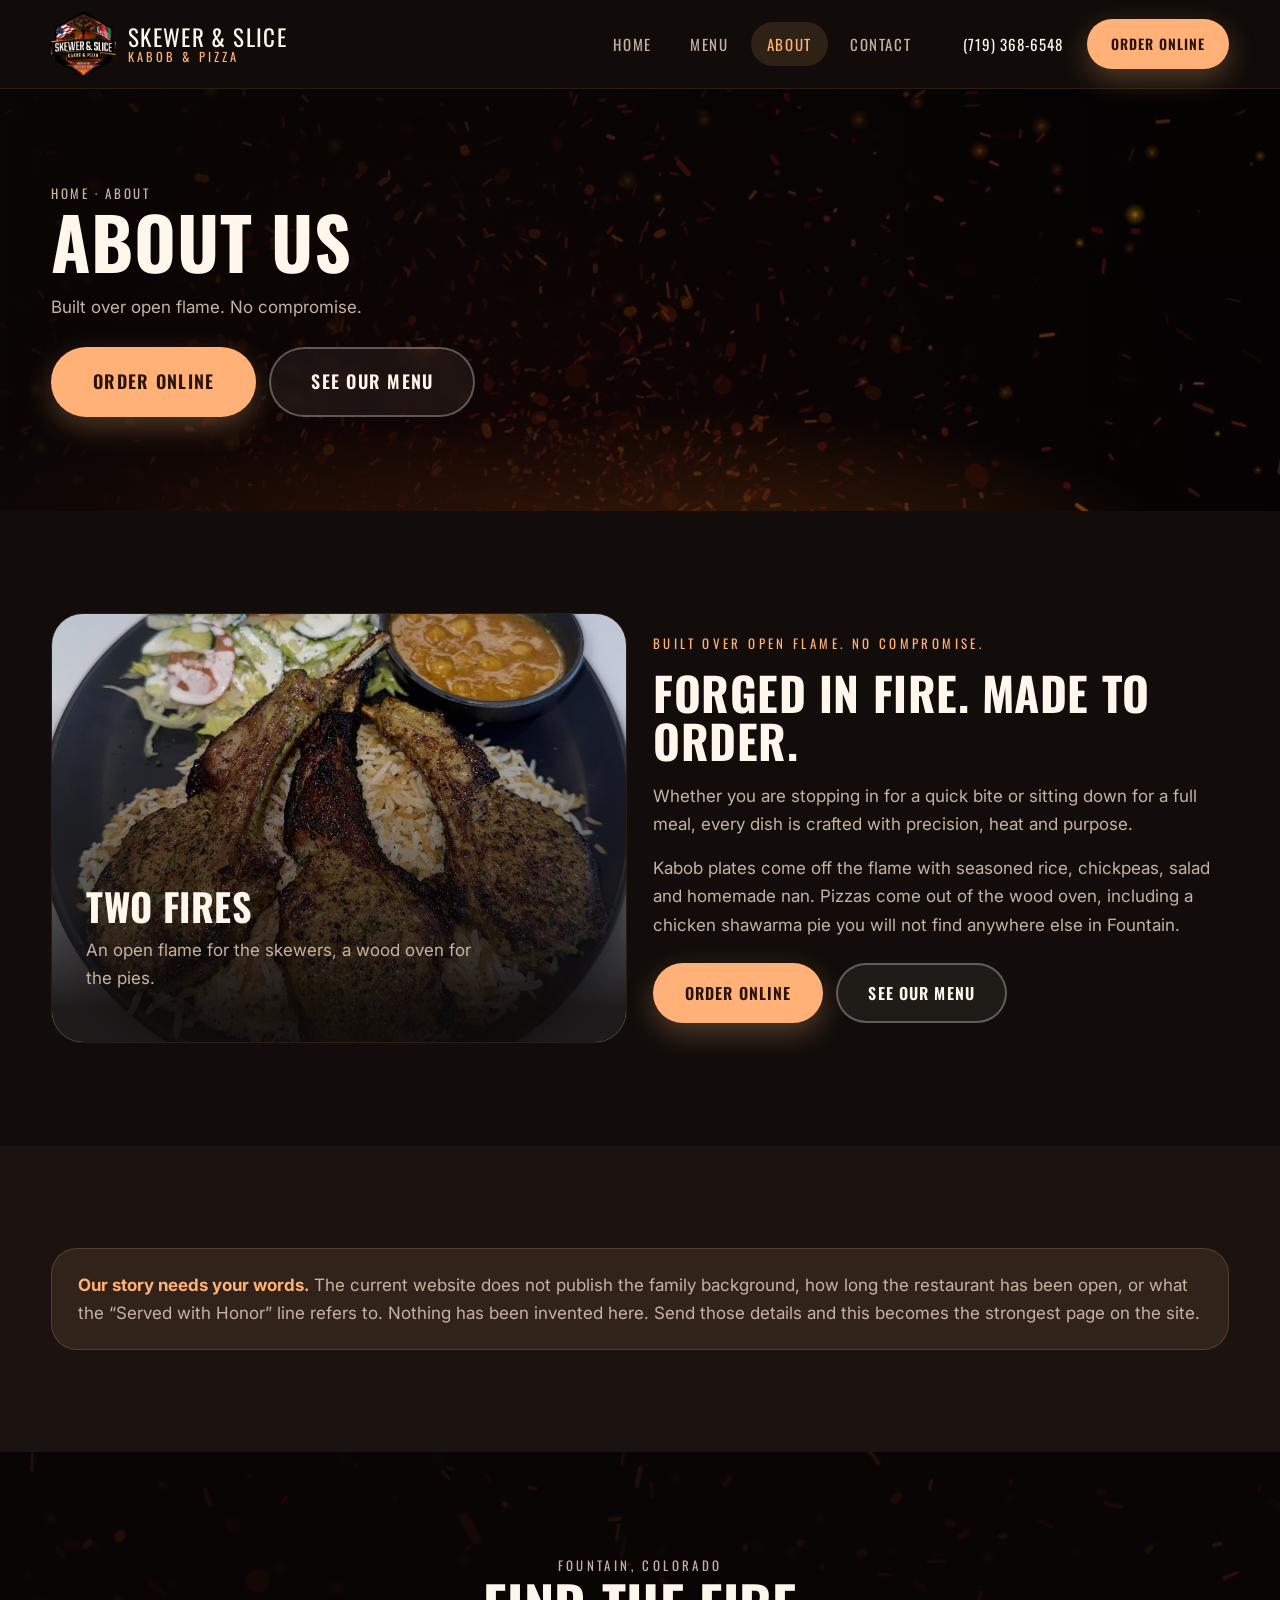
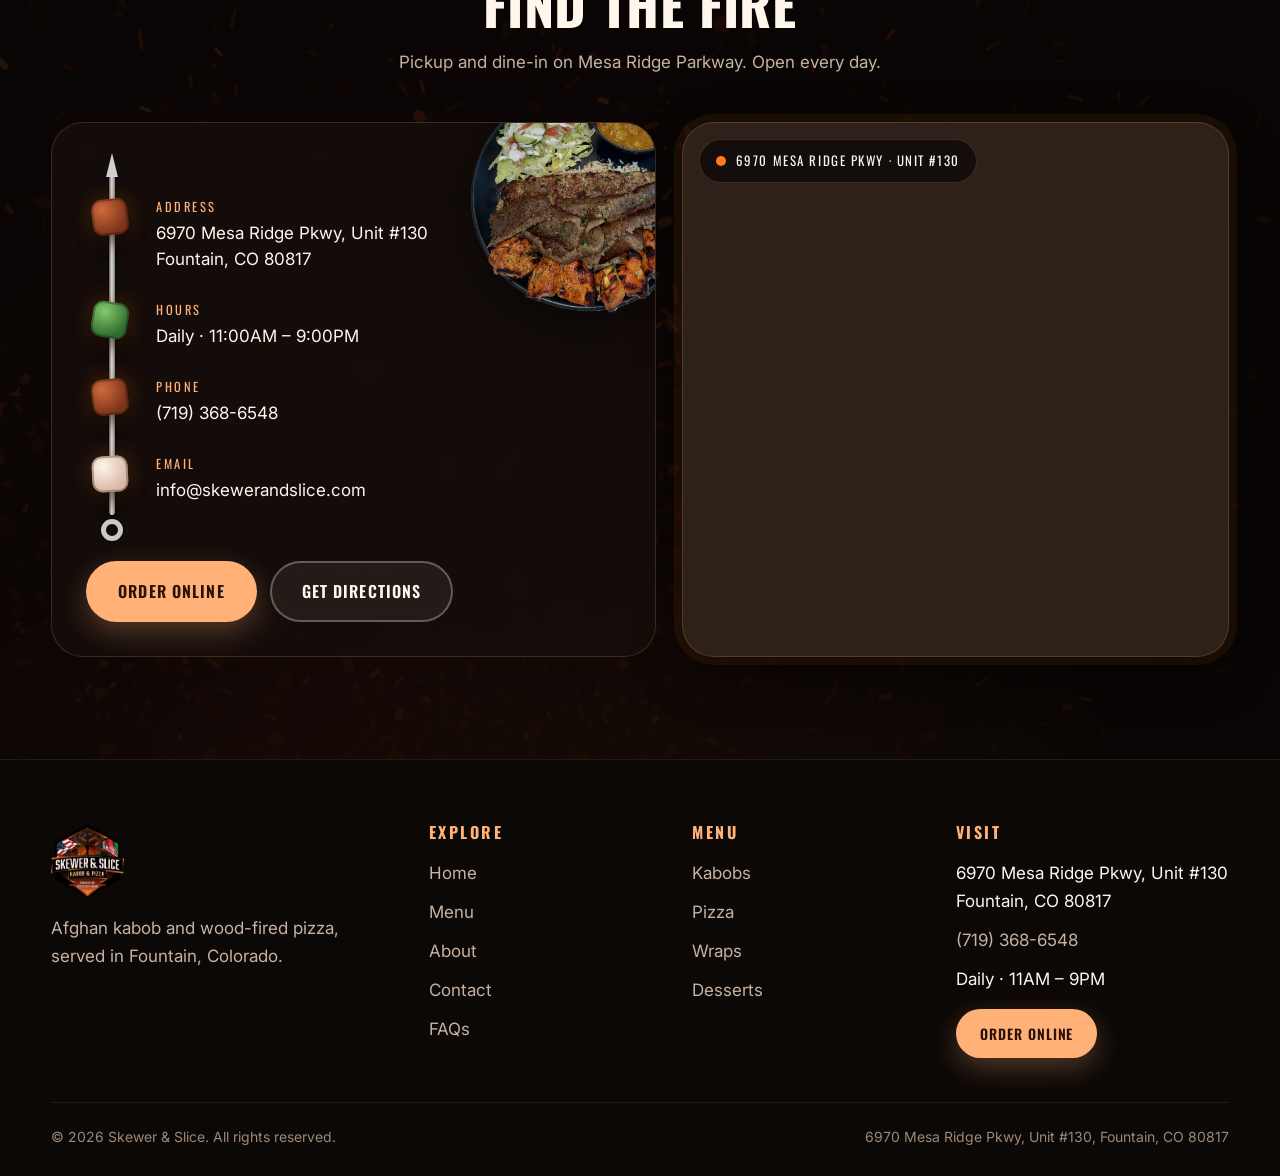
<file: mockup/about.html>
<!DOCTYPE html>
<html lang="en">
<head>
<meta charset="utf-8">
<meta name="viewport" content="width=device-width, initial-scale=1">
<title>About | Skewer &amp; Slice &mdash; Kabob &amp; Pizza, Fountain CO</title>
<meta name="description" content="Built over open flame, no compromise. Afghan kabob and wood-fired pizza in Fountain, Colorado.">
<link rel="icon" href="assets/logo.webp" type="image/webp">
<link rel="preconnect" href="https://fonts.googleapis.com">
<link rel="preconnect" href="https://fonts.gstatic.com" crossorigin>
<link href="https://fonts.googleapis.com/css2?family=Oswald:wght@400;500;600;700&family=Inter:wght@400;500;600;700&display=swap" rel="stylesheet">
<link rel="stylesheet" href="assets/styles.css">
</head>
<body>
<a class="skip-link" href="#main">Skip to content</a>

<header class="header">
  <div class="wrap header__bar">
    <a class="header__logo" href="index.html">
      <img src="assets/logo.webp" alt="Skewer &amp; Slice">
      <span>Skewer &amp; Slice<small>Kabob &amp; Pizza</small></span>
    </a>
    <nav class="nav" id="nav" aria-label="Main">
      <a href="index.html">Home</a>
      <a href="menu.html">Menu</a>
      <a href="about.html" aria-current="page">About</a>
      <a href="contact.html">Contact</a>
    </nav>
    <div class="header__actions">
      <a class="header__tel" href="tel:+17193686548">(719) 368-6548</a>
      <a class="btn btn-order btn-sm" href="order.html">Order Online</a>
    </div>
    <button class="burger" type="button" aria-label="Menu" aria-expanded="false" aria-controls="nav">
      <span></span><span></span><span></span>
    </button>
  </div>
</header>

<main id="main">
  <section class="pagehead">
    <div class="embers">
      <div class="embers__still"></div>
      <canvas class="embers__canvas" aria-hidden="true"></canvas>
      <div class="embers__glow"></div>
      <div class="embers__scrim"></div>
    </div>
    <div class="wrap pagehead__inner">
      <p class="crumb"><a href="index.html">Home</a> &middot; About</p>
      <h1>About Us</h1>
      <p>Built over open flame. No compromise.</p>
      <div class="hero__actions" style="margin-top:26px">
        <a class="btn btn-order btn-lg" href="order.html">Order Online</a>
        <a class="btn btn-ghost btn-lg" href="menu.html">See Our Menu</a>
      </div>
    </div>
  </section>

  <section class="section">
    <div class="wrap">
      <div class="split" style="align-items:center">
        <div class="split__panel reveal">
          <img src="assets/k6-chopan-kabob.jpg" alt="Chopan lamb chop kabob over seasoned rice">
          <div class="split__copy">
            <h3>Two Fires</h3>
            <p>An open flame for the skewers, a wood oven for the pies.</p>
          </div>
        </div>
        <div class="reveal">
          <p class="eyebrow">Built Over Open Flame. No Compromise.</p>
          <h2 style="font-size:clamp(30px,4vw,46px);margin-bottom:18px">Forged In Fire. Made To Order.</h2>
          <p style="color:var(--muted)">
            Whether you are stopping in for a quick bite or sitting down for a full meal,
            every dish is crafted with precision, heat and purpose.
          </p>
          <p style="color:var(--muted)">
            Kabob plates come off the flame with seasoned rice, chickpeas, salad and
            homemade nan. Pizzas come out of the wood oven, including a chicken shawarma
            pie you will not find anywhere else in Fountain.
          </p>
          <div class="hero__actions" style="margin-top:24px">
            <a class="btn btn-order" href="order.html">Order Online</a>
            <a class="btn btn-ghost" href="menu.html">See Our Menu</a>
          </div>
        </div>
      </div>
    </div>
  </section>

  <section class="section section--alt">
    <div class="wrap">
      <div class="notice reveal">
        <b>Our story needs your words.</b> The current website does not publish the family
        background, how long the restaurant has been open, or what the &ldquo;Served with
        Honor&rdquo; line refers to. Nothing has been invented here. Send those details and
        this becomes the strongest page on the site.
      </div>
    </div>
  </section>

  <!-- ====================== VISIT ======================
       Themed to what they sell: the four facts are threaded on a
       kabob skewer, over the ember field, beside a warm-framed map.
       ==================================================== -->
  <section class="section section--flame visit-fire" id="visit">
    <div class="embers">
      <div class="embers__still"></div>
      <canvas class="embers__canvas" aria-hidden="true"></canvas>
      <div class="embers__glow"></div>
      <div class="embers__scrim embers__scrim--even"></div>
    </div>
    <div class="wrap">
      <div class="section__head center reveal">
        <p class="eyebrow">Fountain, Colorado</p>
        <h2>Find The Fire</h2>
        <p>Pickup and dine-in on Mesa Ridge Parkway. Open every day.</p>
      </div>
      <div class="visit-fire__grid">
        <div class="skewer-card reveal">
          <img class="skewer-card__dish" src="assets/bbq-cutout.webp" alt="" aria-hidden="true" loading="lazy">
          <div class="skewer">
            <ol class="skewer__list">
              <li class="skewer__item skewer__item--meat"><span class="skewer__label">Address</span><span class="skewer__value">6970 Mesa Ridge Pkwy, Unit #130<br>Fountain, CO 80817</span></li>
              <li class="skewer__item skewer__item--pepper"><span class="skewer__label">Hours</span><span class="skewer__value">Daily &middot; 11:00AM &ndash; 9:00PM</span></li>
              <li class="skewer__item skewer__item--meat"><span class="skewer__label">Phone</span><span class="skewer__value"><a href="tel:+17193686548">(719) 368-6548</a></span></li>
              <li class="skewer__item skewer__item--onion"><span class="skewer__label">Email</span><span class="skewer__value"><a href="mailto:info@skewerandslice.com">info@skewerandslice.com</a></span></li>
            </ol>
            <i class="skewer__ring" aria-hidden="true"></i>
          </div>
          <div class="hero__actions">
            <a class="btn btn-order" href="order.html">Order Online</a>
            <a class="btn btn-ghost" href="https://maps.google.com/?q=6970+Mesa+Ridge+Pkwy+Unit+130,+Fountain,+CO+80817" target="_blank" rel="noopener">Get Directions</a>
          </div>
        </div>
        <div class="map-fire reveal">
          <div class="map-fire__badge"><span class="map-fire__pin" aria-hidden="true"></span>6970 Mesa Ridge Pkwy &middot; Unit #130</div>
          <iframe title="Map to Skewer &amp; Slice, 6970 Mesa Ridge Parkway, Fountain, Colorado" src="https://maps.google.com/maps?q=6970%20Mesa%20Ridge%20Pkwy%20Unit%20130%2C%20Fountain%2C%20CO%2080817&amp;t=m&amp;z=15&amp;output=embed&amp;iwloc=near" loading="lazy" referrerpolicy="no-referrer-when-downgrade"></iframe>
        </div>
      </div>
    </div>
  </section>

</main>

<footer class="footer">
  <div class="wrap">
    <div class="footer__grid">
      <div>
        <div class="footer__logo"><img src="assets/logo.webp" alt="Skewer &amp; Slice"></div>
        <p style="color:var(--muted);max-width:290px">Afghan kabob and wood-fired pizza, served in Fountain, Colorado.</p>
      </div>
      <div>
        <h4>Explore</h4>
        <ul>
          <li><a href="index.html">Home</a></li>
          <li><a href="menu.html">Menu</a></li>
          <li><a href="about.html">About</a></li>
          <li><a href="contact.html">Contact</a></li>
          <li><a href="index.html#faqs">FAQs</a></li>
        </ul>
      </div>
      <div>
        <h4>Menu</h4>
        <ul>
          <li><a href="menu.html#kabobs">Kabobs</a></li>
          <li><a href="menu.html#pizza">Pizza</a></li>
          <li><a href="menu.html#wraps">Wraps</a></li>
          <li><a href="menu.html#desserts">Desserts</a></li>
        </ul>
      </div>
      <div>
        <h4>Visit</h4>
        <ul>
          <li>6970 Mesa Ridge Pkwy, Unit #130<br>Fountain, CO 80817</li>
          <li><a href="tel:+17193686548">(719) 368-6548</a></li>
          <li>Daily &middot; 11AM &ndash; 9PM</li>
        </ul>
        <a class="btn btn-order btn-sm" style="margin-top:16px" href="order.html">Order Online</a>
      </div>
    </div>
    <div class="footer__bottom">
      <span>&copy; <span data-year>2026</span> Skewer &amp; Slice. All rights reserved.</span>
      <span>6970 Mesa Ridge Pkwy, Unit #130, Fountain, CO 80817</span>
    </div>
  </div>
</footer>

<div class="orderbar" id="orderbar">
  <div class="orderbar__txt"><b>Open Daily 11AM &ndash; 9PM</b>Pickup on Mesa Ridge Pkwy</div>
  <a class="btn btn-order btn-sm" href="order.html">Order Online</a>
  <a class="btn btn-ghost btn-sm" href="https://maps.google.com/?q=6970+Mesa+Ridge+Pkwy+Unit+130,+Fountain,+CO+80817" target="_blank" rel="noopener">Directions</a>
</div>

<script src="assets/app.js"></script>
</body>
</html>
</file>
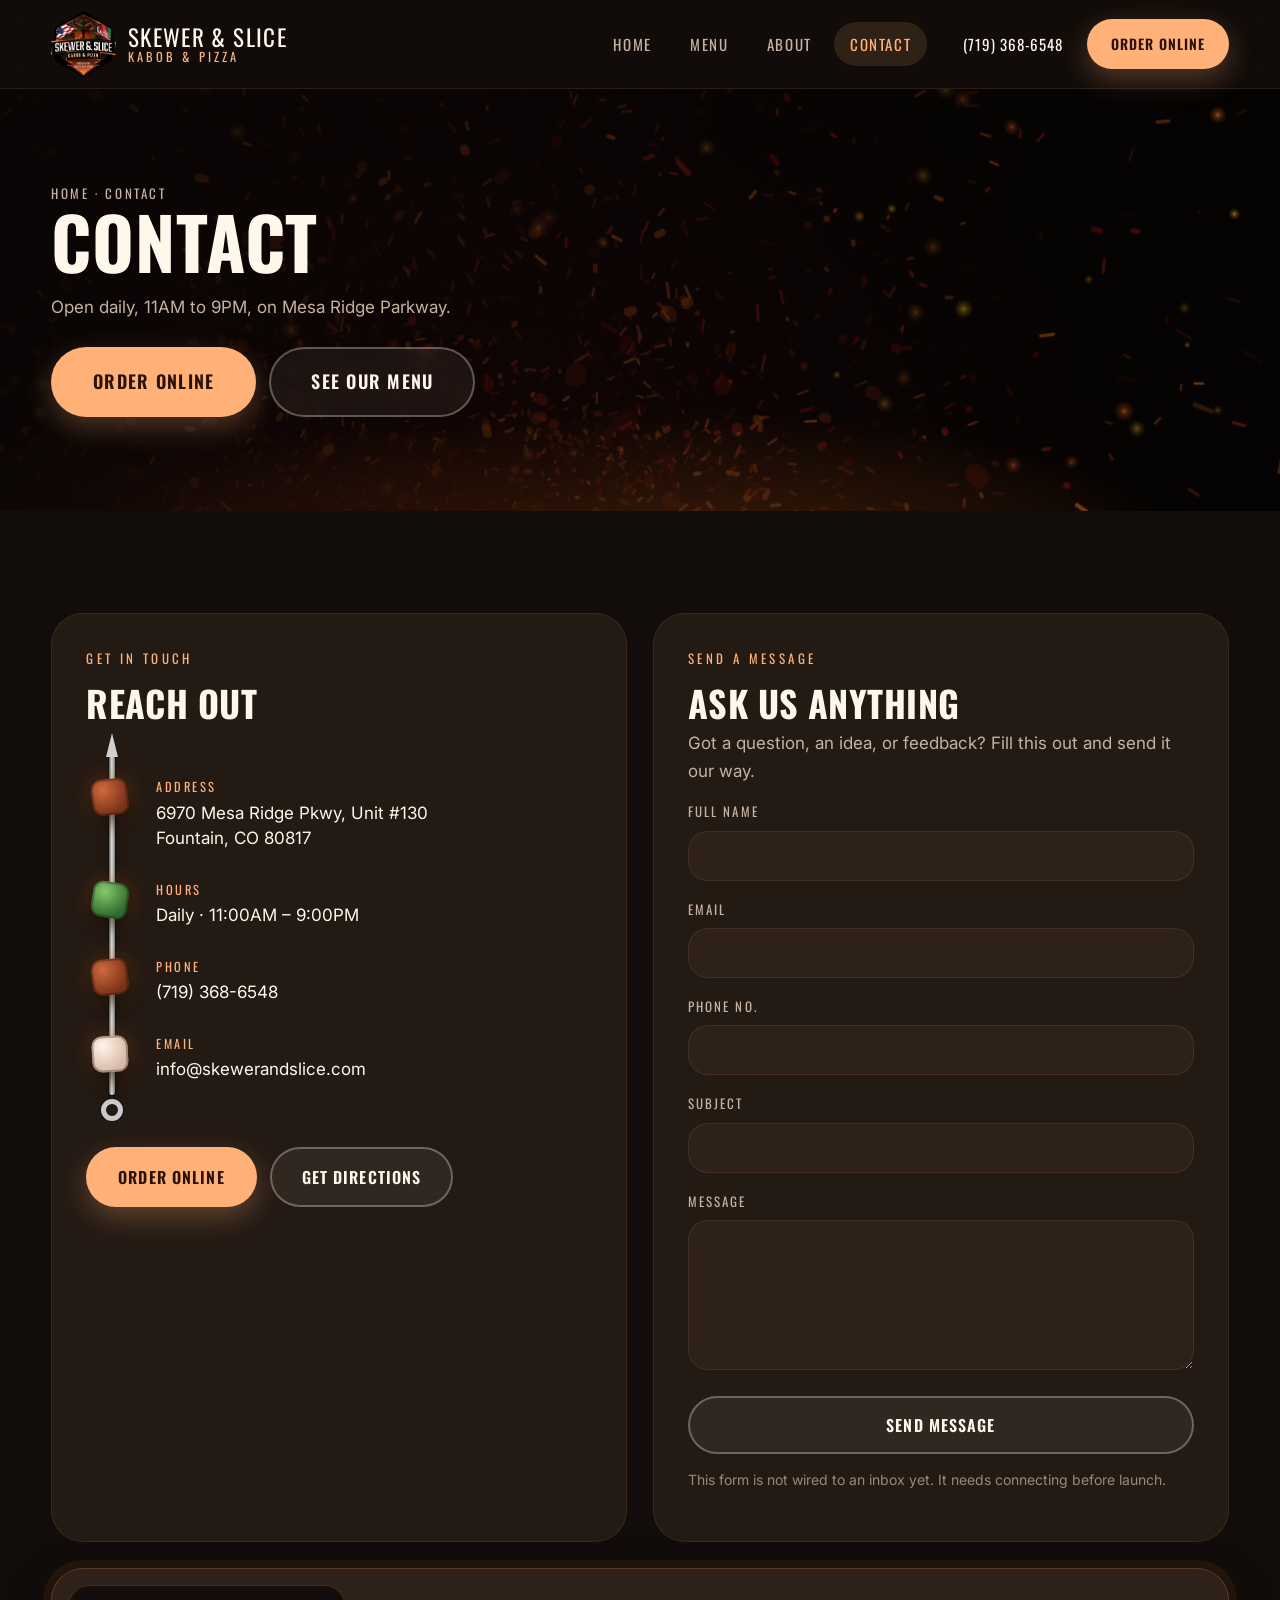
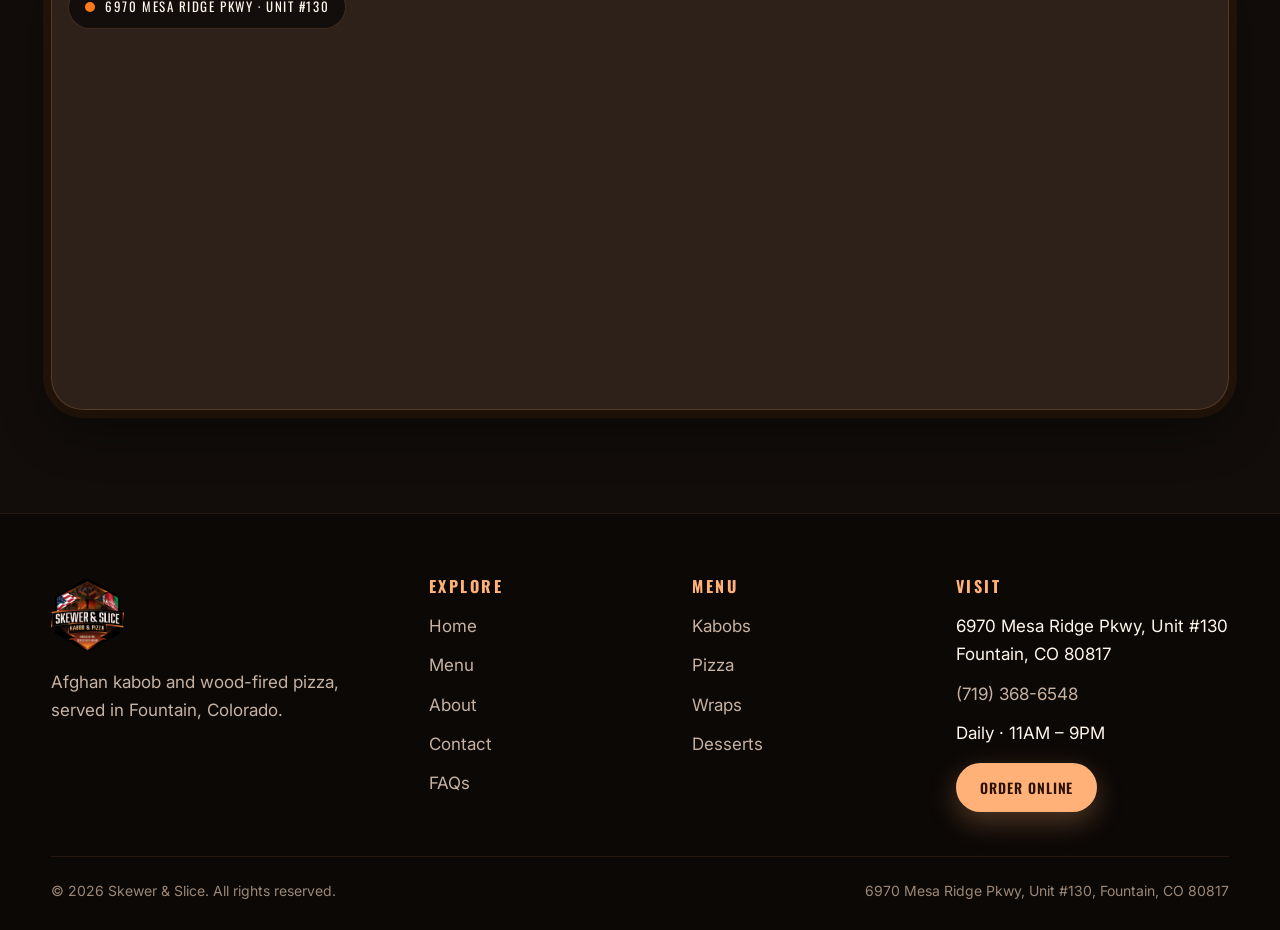
<file: mockup/contact.html>
<!DOCTYPE html>
<html lang="en">
<head>
<meta charset="utf-8">
<meta name="viewport" content="width=device-width, initial-scale=1">
<title>Contact | Skewer &amp; Slice &mdash; Fountain, CO</title>
<meta name="description" content="Call (719) 368-6548 or visit Skewer and Slice at 6970 Mesa Ridge Pkwy, Fountain, CO. Open daily 11AM to 9PM.">
<link rel="icon" href="assets/logo.webp" type="image/webp">
<link rel="preconnect" href="https://fonts.googleapis.com">
<link rel="preconnect" href="https://fonts.gstatic.com" crossorigin>
<link href="https://fonts.googleapis.com/css2?family=Oswald:wght@400;500;600;700&family=Inter:wght@400;500;600;700&display=swap" rel="stylesheet">
<link rel="stylesheet" href="assets/styles.css">
</head>
<body>
<a class="skip-link" href="#main">Skip to content</a>

<header class="header">
  <div class="wrap header__bar">
    <a class="header__logo" href="index.html">
      <img src="assets/logo.webp" alt="Skewer &amp; Slice">
      <span>Skewer &amp; Slice<small>Kabob &amp; Pizza</small></span>
    </a>
    <nav class="nav" id="nav" aria-label="Main">
      <a href="index.html">Home</a>
      <a href="menu.html">Menu</a>
      <a href="about.html">About</a>
      <a href="contact.html" aria-current="page">Contact</a>
    </nav>
    <div class="header__actions">
      <a class="header__tel" href="tel:+17193686548">(719) 368-6548</a>
      <a class="btn btn-order btn-sm" href="order.html">Order Online</a>
    </div>
    <button class="burger" type="button" aria-label="Menu" aria-expanded="false" aria-controls="nav">
      <span></span><span></span><span></span>
    </button>
  </div>
</header>

<main id="main">
  <section class="pagehead">
    <div class="embers">
      <div class="embers__still"></div>
      <canvas class="embers__canvas" aria-hidden="true"></canvas>
      <div class="embers__glow"></div>
      <div class="embers__scrim"></div>
    </div>
    <div class="wrap pagehead__inner">
      <p class="crumb"><a href="index.html">Home</a> &middot; Contact</p>
      <h1>Contact</h1>
      <p>Open daily, 11AM to 9PM, on Mesa Ridge Parkway.</p>
      <div class="hero__actions" style="margin-top:26px">
        <a class="btn btn-order btn-lg" href="order.html">Order Online</a>
        <a class="btn btn-ghost btn-lg" href="menu.html">See Our Menu</a>
      </div>
    </div>
  </section>

  <section class="section">
    <div class="wrap">
      <div class="visit">
        <div class="info-card reveal">
          <p class="eyebrow">Get In Touch</p>
          <h2 style="font-size:clamp(26px,3.2vw,36px);margin-bottom:20px">Reach Out</h2>
                    <div class="skewer">
            <ol class="skewer__list">
              <li class="skewer__item skewer__item--meat"><span class="skewer__label">Address</span><span class="skewer__value">6970 Mesa Ridge Pkwy, Unit #130<br>Fountain, CO 80817</span></li>
              <li class="skewer__item skewer__item--pepper"><span class="skewer__label">Hours</span><span class="skewer__value">Daily &middot; 11:00AM &ndash; 9:00PM</span></li>
              <li class="skewer__item skewer__item--meat"><span class="skewer__label">Phone</span><span class="skewer__value"><a href="tel:+17193686548">(719) 368-6548</a></span></li>
              <li class="skewer__item skewer__item--onion"><span class="skewer__label">Email</span><span class="skewer__value"><a href="mailto:info@skewerandslice.com">info@skewerandslice.com</a></span></li>
            </ol>
            <i class="skewer__ring" aria-hidden="true"></i>
          </div>
          <div class="hero__actions" style="margin-top:26px">
            <a class="btn btn-order" href="order.html">Order Online</a>
            <a class="btn btn-ghost" href="https://maps.google.com/?q=6970+Mesa+Ridge+Pkwy+Unit+130,+Fountain,+CO+80817" target="_blank" rel="noopener">Get Directions</a>
          </div>
        </div>

        <div class="info-card reveal">
          <p class="eyebrow">Send A Message</p>
          <h2 style="font-size:clamp(26px,3.2vw,36px);margin-bottom:8px">Ask Us Anything</h2>
          <p style="color:var(--muted)">
            Got a question, an idea, or feedback? Fill this out and send it our way.
          </p>
          <form action="#" method="post" novalidate>
            <div class="field"><label for="cname">Full Name</label><input id="cname" name="name" type="text" autocomplete="name" required></div>
            <div class="field"><label for="cemail">Email</label><input id="cemail" name="email" type="email" autocomplete="email" required></div>
            <div class="field"><label for="cphone">Phone No.</label><input id="cphone" name="phone" type="tel" autocomplete="tel"></div>
            <div class="field"><label for="csubject">Subject</label><input id="csubject" name="subject" type="text"></div>
            <div class="field"><label for="cmsg">Message</label><textarea id="cmsg" name="message" required></textarea></div>
            <button class="btn btn-ghost btn-block" type="submit">Send Message</button>
          </form>
          <p style="color:var(--muted-2);font-size:14px;margin-top:14px">
            This form is not wired to an inbox yet. It needs connecting before launch.
          </p>
        </div>
      </div>

      <div class="map-fire reveal" style="margin-top:26px">
          <div class="map-fire__badge"><span class="map-fire__pin" aria-hidden="true"></span>6970 Mesa Ridge Pkwy &middot; Unit #130</div>
          <iframe title="Map to Skewer &amp; Slice, 6970 Mesa Ridge Parkway, Fountain, Colorado" src="https://maps.google.com/maps?q=6970%20Mesa%20Ridge%20Pkwy%20Unit%20130%2C%20Fountain%2C%20CO%2080817&amp;t=m&amp;z=15&amp;output=embed&amp;iwloc=near" loading="lazy" referrerpolicy="no-referrer-when-downgrade"></iframe>
        </div>
    </div>
  </section>
</main>

<footer class="footer">
  <div class="wrap">
    <div class="footer__grid">
      <div>
        <div class="footer__logo"><img src="assets/logo.webp" alt="Skewer &amp; Slice"></div>
        <p style="color:var(--muted);max-width:290px">Afghan kabob and wood-fired pizza, served in Fountain, Colorado.</p>
      </div>
      <div>
        <h4>Explore</h4>
        <ul>
          <li><a href="index.html">Home</a></li>
          <li><a href="menu.html">Menu</a></li>
          <li><a href="about.html">About</a></li>
          <li><a href="contact.html">Contact</a></li>
          <li><a href="index.html#faqs">FAQs</a></li>
        </ul>
      </div>
      <div>
        <h4>Menu</h4>
        <ul>
          <li><a href="menu.html#kabobs">Kabobs</a></li>
          <li><a href="menu.html#pizza">Pizza</a></li>
          <li><a href="menu.html#wraps">Wraps</a></li>
          <li><a href="menu.html#desserts">Desserts</a></li>
        </ul>
      </div>
      <div>
        <h4>Visit</h4>
        <ul>
          <li>6970 Mesa Ridge Pkwy, Unit #130<br>Fountain, CO 80817</li>
          <li><a href="tel:+17193686548">(719) 368-6548</a></li>
          <li>Daily &middot; 11AM &ndash; 9PM</li>
        </ul>
        <a class="btn btn-order btn-sm" style="margin-top:16px" href="order.html">Order Online</a>
      </div>
    </div>
    <div class="footer__bottom">
      <span>&copy; <span data-year>2026</span> Skewer &amp; Slice. All rights reserved.</span>
      <span>6970 Mesa Ridge Pkwy, Unit #130, Fountain, CO 80817</span>
    </div>
  </div>
</footer>

<div class="orderbar" id="orderbar">
  <div class="orderbar__txt"><b>Open Daily 11AM &ndash; 9PM</b>Pickup on Mesa Ridge Pkwy</div>
  <a class="btn btn-order btn-sm" href="order.html">Order Online</a>
  <a class="btn btn-ghost btn-sm" href="https://maps.google.com/?q=6970+Mesa+Ridge+Pkwy+Unit+130,+Fountain,+CO+80817" target="_blank" rel="noopener">Directions</a>
</div>

<script src="assets/app.js"></script>
</body>
</html>
</file>
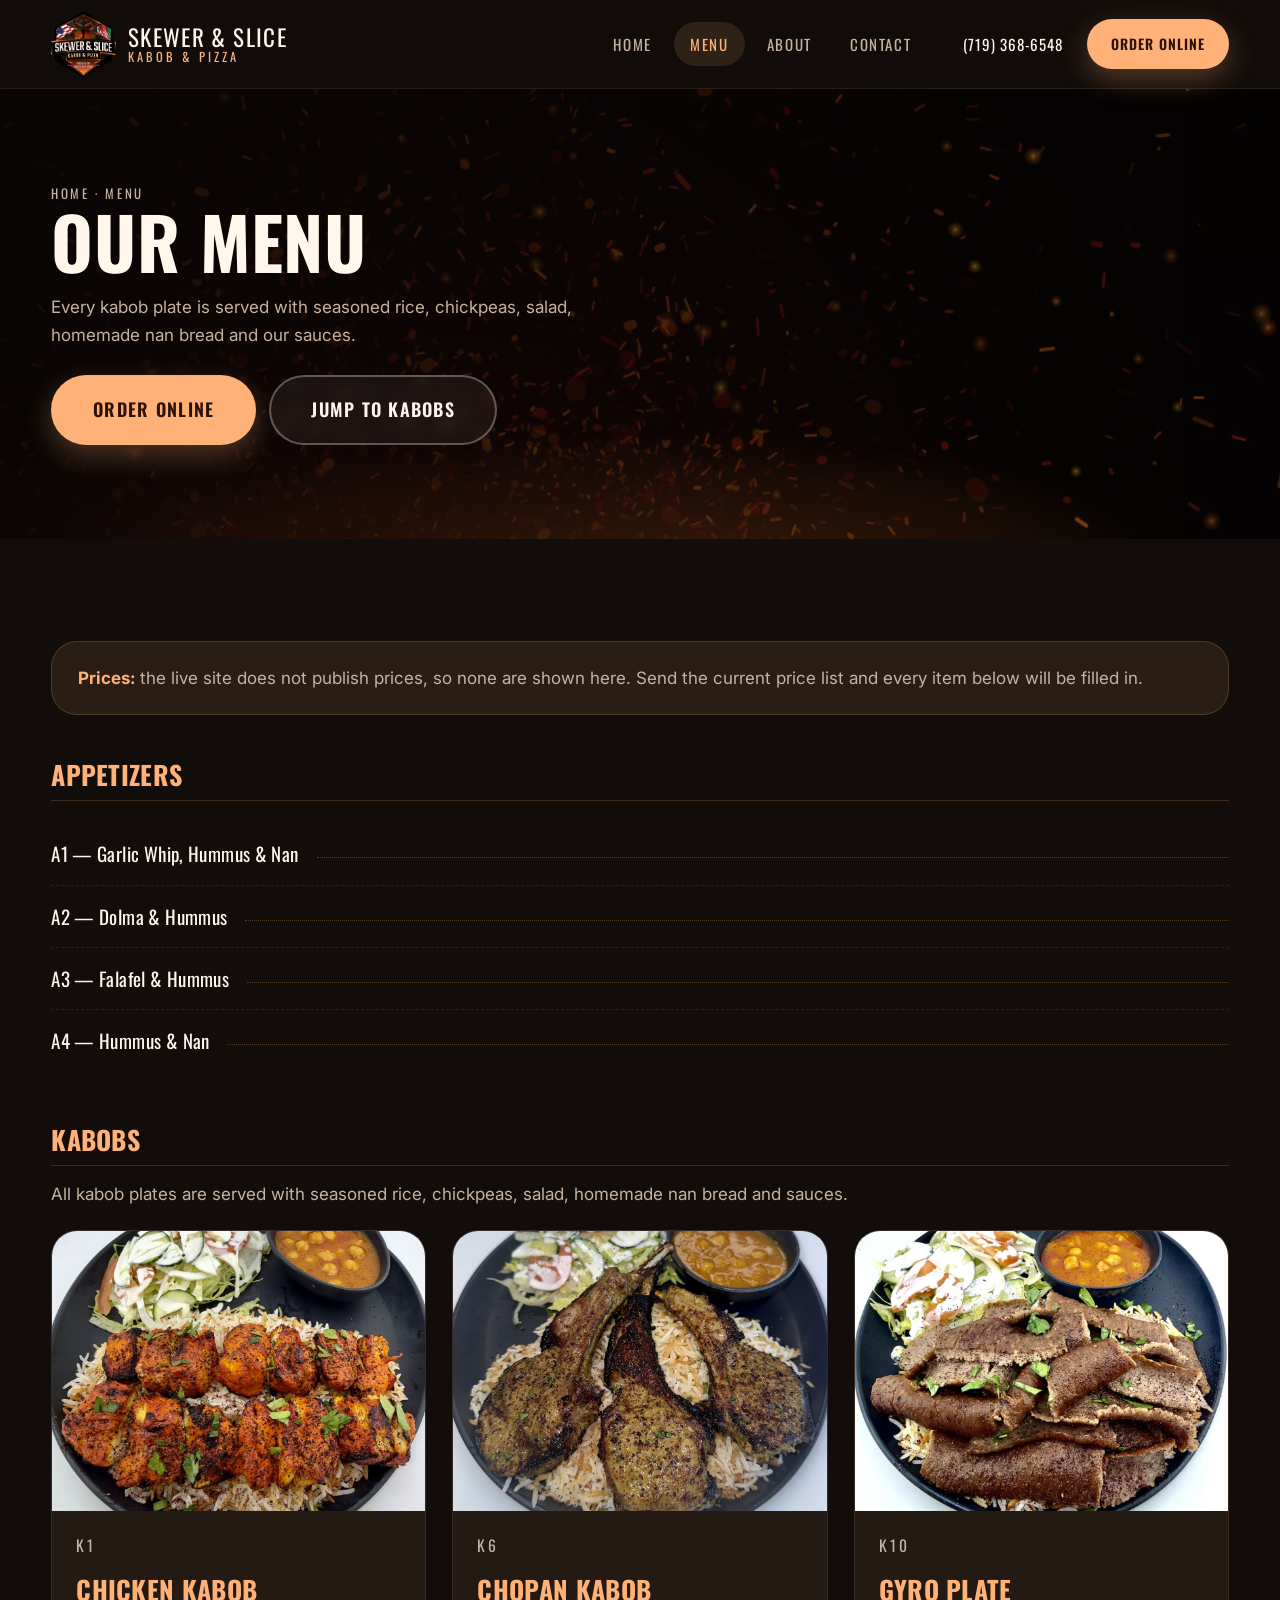
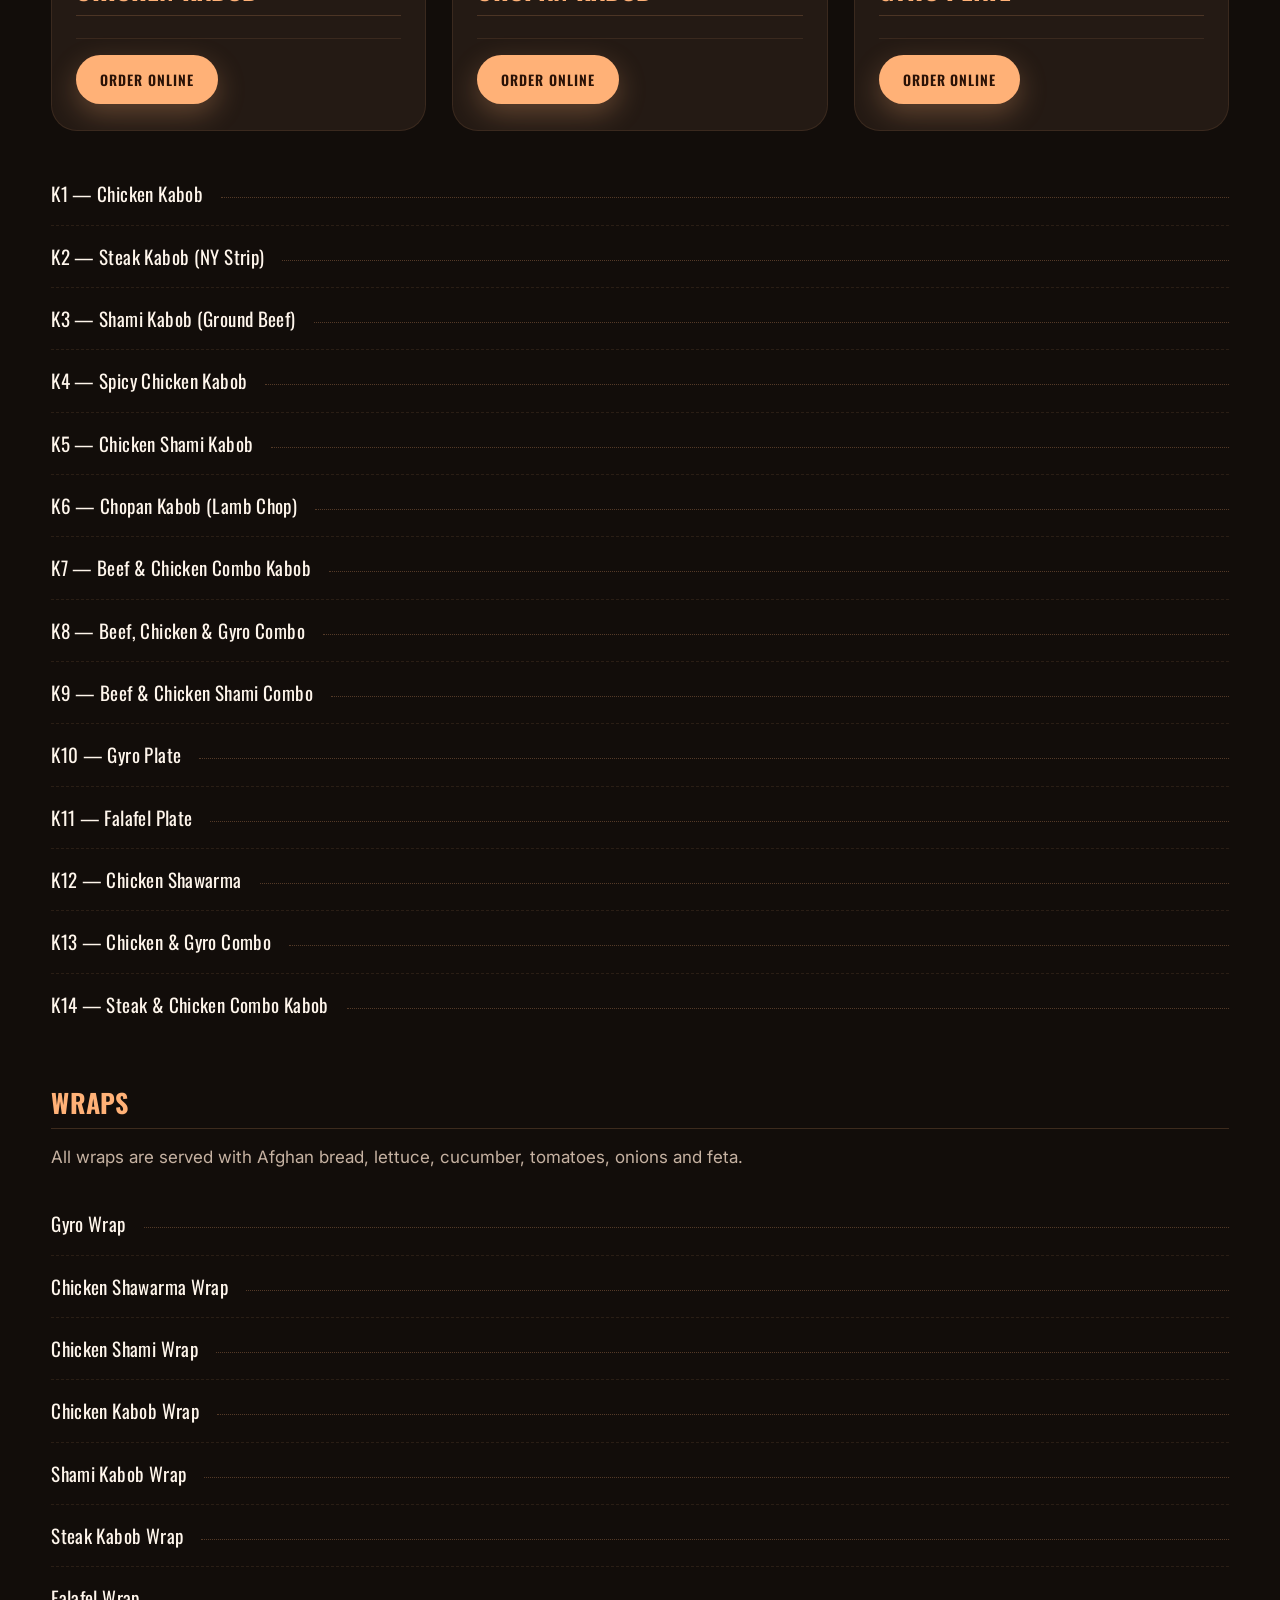
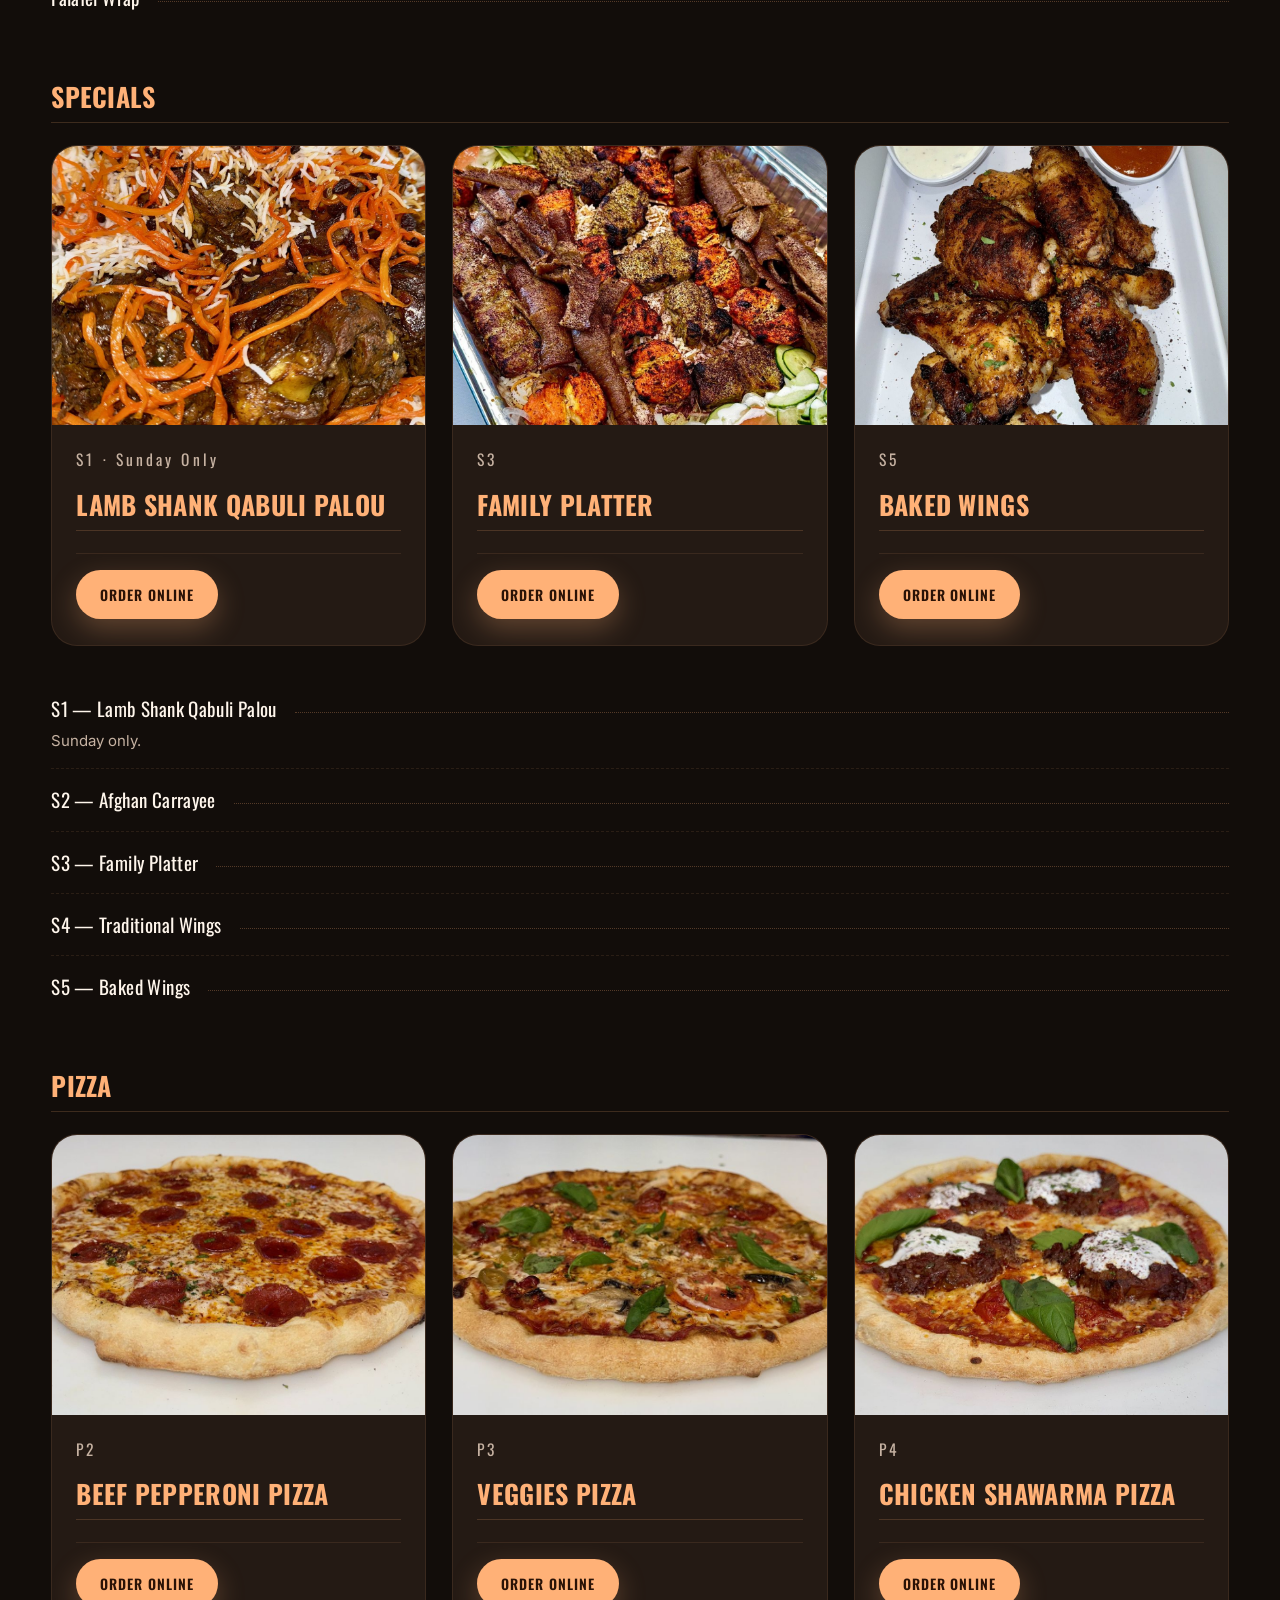
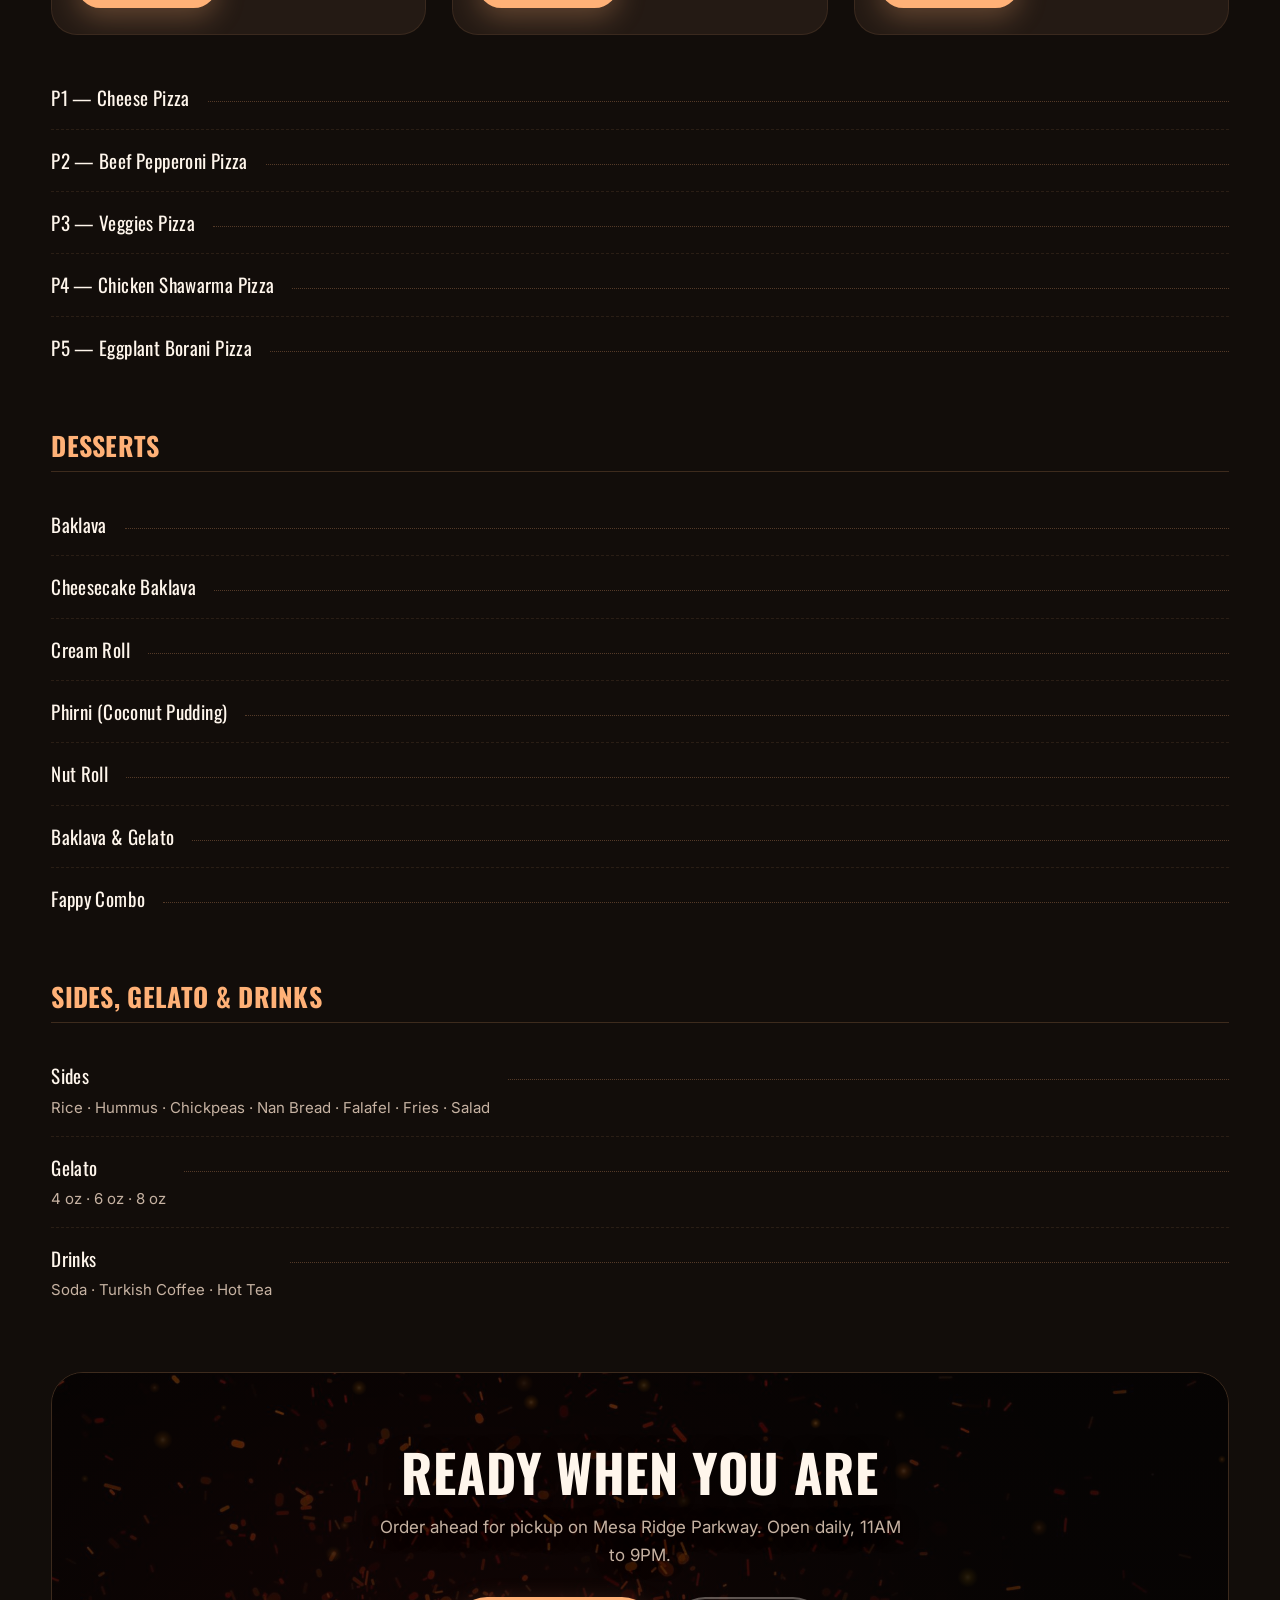
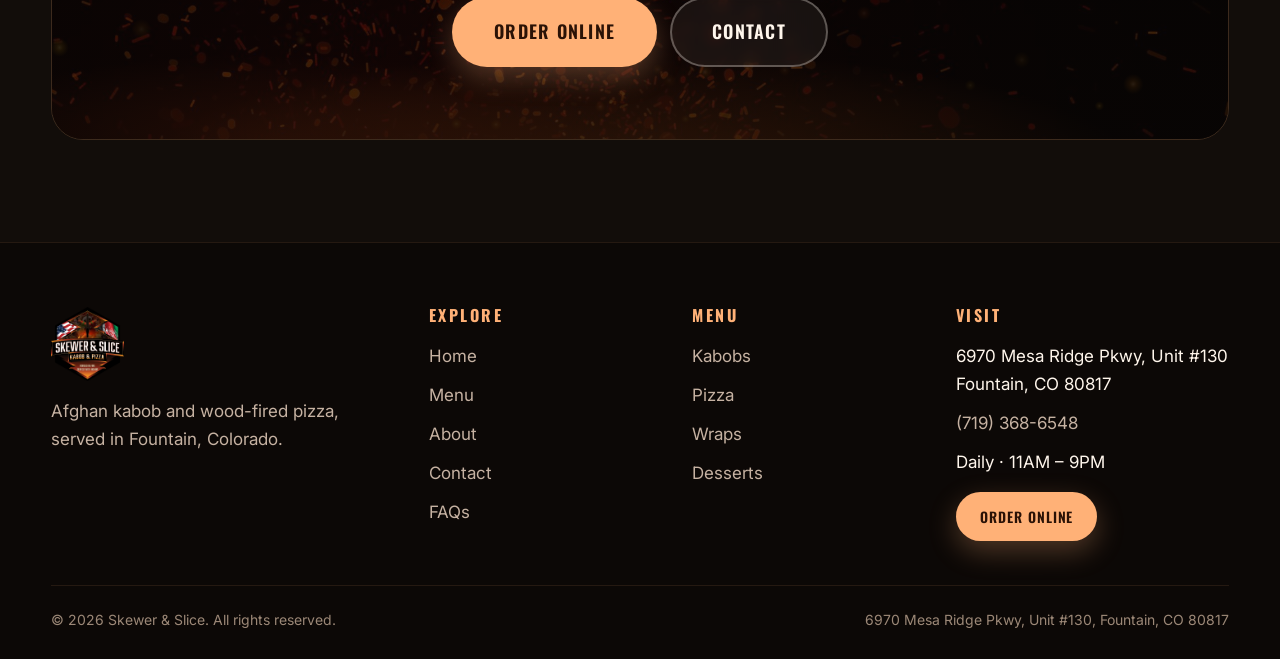
<file: mockup/menu.html>
<!DOCTYPE html>
<html lang="en">
<head>
<meta charset="utf-8">
<meta name="viewport" content="width=device-width, initial-scale=1">
<title>Menu | Skewer &amp; Slice — Kabob &amp; Pizza, Fountain CO</title>
<meta name="description" content="Kabob plates, wraps, wood-fired pizza, Afghan specials and desserts at Skewer & Slice in Fountain, Colorado. Order online for pickup.">
<link rel="icon" href="assets/logo.webp" type="image/webp">
<link rel="preconnect" href="https://fonts.googleapis.com">
<link rel="preconnect" href="https://fonts.gstatic.com" crossorigin>
<link href="https://fonts.googleapis.com/css2?family=Oswald:wght@400;500;600;700&family=Inter:wght@400;500;600;700&display=swap" rel="stylesheet">
<link rel="stylesheet" href="assets/styles.css">
</head>
<body>
<a class="skip-link" href="#main">Skip to content</a>

<header class="header">
  <div class="wrap header__bar">
    <a class="header__logo" href="index.html">
      <img src="assets/logo.webp" alt="Skewer &amp; Slice">
      <span>Skewer &amp; Slice<small>Kabob &amp; Pizza</small></span>
    </a>
    <nav class="nav" id="nav" aria-label="Main">
      <a href="index.html">Home</a>
      <a href="menu.html" aria-current="page">Menu</a>
      <a href="about.html">About</a>
      <a href="contact.html">Contact</a>
    </nav>
    <div class="header__actions">
      <a class="header__tel" href="tel:+17193686548">(719) 368-6548</a>
      <a class="btn btn-order btn-sm" href="order.html">Order Online</a>
    </div>
    <button class="burger" type="button" aria-label="Menu" aria-expanded="false" aria-controls="nav">
      <span></span><span></span><span></span>
    </button>
  </div>
</header>

<main id="main">

  <section class="pagehead">
    <div class="embers">
      <div class="embers__still"></div>
      <canvas class="embers__canvas" aria-hidden="true"></canvas>
      <div class="embers__glow"></div>
      <div class="embers__scrim"></div>
    </div>
    <div class="wrap pagehead__inner">
      <p class="crumb"><a href="index.html">Home</a> · Menu</p>
      <h1>Our Menu</h1>
      <p>Every kabob plate is served with seasoned rice, chickpeas, salad, homemade nan bread and our sauces.</p>
      <div class="hero__actions" style="margin-top:26px">
        <a class="btn btn-order btn-lg" href="order.html">Order Online</a>
        <a class="btn btn-ghost btn-lg" href="#kabobs">Jump to Kabobs</a>
      </div>
    </div>
  </section>

  <section class="section">
    <div class="wrap">

      <div class="notice reveal" style="margin-bottom:46px">
        <b>Prices:</b> the live site does not publish prices, so none are shown here.
        Send the current price list and every item below will be filled in.
      </div>

      <!-- APPETIZERS -->
      <div class="menu-group reveal" id="appetizers">
        <h3>Appetizers</h3>
        <div class="menu-item"><div><div class="menu-item__name">A1 — Garlic Whip, Hummus &amp; Nan</div></div><span class="menu-item__dots"></span></div>
        <div class="menu-item"><div><div class="menu-item__name">A2 — Dolma &amp; Hummus</div></div><span class="menu-item__dots"></span></div>
        <div class="menu-item"><div><div class="menu-item__name">A3 — Falafel &amp; Hummus</div></div><span class="menu-item__dots"></span></div>
        <div class="menu-item"><div><div class="menu-item__name">A4 — Hummus &amp; Nan</div></div><span class="menu-item__dots"></span></div>
      </div>

      <!-- KABOBS -->
      <div class="menu-group reveal" id="kabobs">
        <h3>Kabobs</h3>
        <p style="color:var(--muted);margin:-8px 0 22px">
          All kabob plates are served with seasoned rice, chickpeas, salad, homemade nan bread and sauces.
        </p>
        <div class="grid grid--3" style="margin-bottom:32px">
          <article class="card">
            <div class="card__media"><img src="assets/k1-chicken-kabob.jpg" alt="K1 chicken kabob over seasoned rice" loading="lazy"></div>
            <div class="card__body"><p class="card__code">K1</p><h3>Chicken Kabob</h3>
              <div class="card__foot"><a class="btn btn-order btn-sm" href="order.html">Order Online</a></div>
            </div>
          </article>
          <article class="card">
            <div class="card__media"><img src="assets/k6-chopan-kabob.jpg" alt="K6 chopan lamb chop kabob over seasoned rice" loading="lazy"></div>
            <div class="card__body"><p class="card__code">K6</p><h3>Chopan Kabob</h3>
              <div class="card__foot"><a class="btn btn-order btn-sm" href="order.html">Order Online</a></div>
            </div>
          </article>
          <article class="card">
            <div class="card__media"><img src="assets/k10-gyro-plate.jpg" alt="K10 gyro plate over seasoned rice" loading="lazy"></div>
            <div class="card__body"><p class="card__code">K10</p><h3>Gyro Plate</h3>
              <div class="card__foot"><a class="btn btn-order btn-sm" href="order.html">Order Online</a></div>
            </div>
          </article>
        </div>

        <div class="menu-item"><div><div class="menu-item__name">K1 — Chicken Kabob</div></div><span class="menu-item__dots"></span></div>
        <div class="menu-item"><div><div class="menu-item__name">K2 — Steak Kabob (NY Strip)</div></div><span class="menu-item__dots"></span></div>
        <div class="menu-item"><div><div class="menu-item__name">K3 — Shami Kabob (Ground Beef)</div></div><span class="menu-item__dots"></span></div>
        <div class="menu-item"><div><div class="menu-item__name">K4 — Spicy Chicken Kabob</div></div><span class="menu-item__dots"></span></div>
        <div class="menu-item"><div><div class="menu-item__name">K5 — Chicken Shami Kabob</div></div><span class="menu-item__dots"></span></div>
        <div class="menu-item"><div><div class="menu-item__name">K6 — Chopan Kabob (Lamb Chop)</div></div><span class="menu-item__dots"></span></div>
        <div class="menu-item"><div><div class="menu-item__name">K7 — Beef &amp; Chicken Combo Kabob</div></div><span class="menu-item__dots"></span></div>
        <div class="menu-item"><div><div class="menu-item__name">K8 — Beef, Chicken &amp; Gyro Combo</div></div><span class="menu-item__dots"></span></div>
        <div class="menu-item"><div><div class="menu-item__name">K9 — Beef &amp; Chicken Shami Combo</div></div><span class="menu-item__dots"></span></div>
        <div class="menu-item"><div><div class="menu-item__name">K10 — Gyro Plate</div></div><span class="menu-item__dots"></span></div>
        <div class="menu-item"><div><div class="menu-item__name">K11 — Falafel Plate</div></div><span class="menu-item__dots"></span></div>
        <div class="menu-item"><div><div class="menu-item__name">K12 — Chicken Shawarma</div></div><span class="menu-item__dots"></span></div>
        <div class="menu-item"><div><div class="menu-item__name">K13 — Chicken &amp; Gyro Combo</div></div><span class="menu-item__dots"></span></div>
        <div class="menu-item"><div><div class="menu-item__name">K14 — Steak &amp; Chicken Combo Kabob</div></div><span class="menu-item__dots"></span></div>
      </div>

      <!-- WRAPS -->
      <div class="menu-group reveal" id="wraps">
        <h3>Wraps</h3>
        <p style="color:var(--muted);margin:-8px 0 22px">
          All wraps are served with Afghan bread, lettuce, cucumber, tomatoes, onions and feta.
        </p>
        <div class="menu-item"><div><div class="menu-item__name">Gyro Wrap</div></div><span class="menu-item__dots"></span></div>
        <div class="menu-item"><div><div class="menu-item__name">Chicken Shawarma Wrap</div></div><span class="menu-item__dots"></span></div>
        <div class="menu-item"><div><div class="menu-item__name">Chicken Shami Wrap</div></div><span class="menu-item__dots"></span></div>
        <div class="menu-item"><div><div class="menu-item__name">Chicken Kabob Wrap</div></div><span class="menu-item__dots"></span></div>
        <div class="menu-item"><div><div class="menu-item__name">Shami Kabob Wrap</div></div><span class="menu-item__dots"></span></div>
        <div class="menu-item"><div><div class="menu-item__name">Steak Kabob Wrap</div></div><span class="menu-item__dots"></span></div>
        <div class="menu-item"><div><div class="menu-item__name">Falafel Wrap</div></div><span class="menu-item__dots"></span></div>
      </div>

      <!-- SPECIALS -->
      <div class="menu-group reveal" id="specials">
        <h3>Specials</h3>
        <div class="grid grid--3" style="margin-bottom:32px">
          <article class="card">
            <div class="card__media"><img src="assets/lamb-shank.jpg" alt="S1 lamb shank qabuli palou, Sunday only" loading="lazy"></div>
            <div class="card__body"><p class="card__code">S1 · Sunday Only</p><h3>Lamb Shank Qabuli Palou</h3>
              <div class="card__foot"><a class="btn btn-order btn-sm" href="order.html">Order Online</a></div>
            </div>
          </article>
          <article class="card">
            <div class="card__media"><img src="assets/family-platter.jpg" alt="S3 family platter of mixed kabobs, gyro and rice" loading="lazy"></div>
            <div class="card__body"><p class="card__code">S3</p><h3>Family Platter</h3>
              <div class="card__foot"><a class="btn btn-order btn-sm" href="order.html">Order Online</a></div>
            </div>
          </article>
          <article class="card">
            <div class="card__media"><img src="assets/wings.jpg" alt="S5 baked wings with ranch and hot sauce" loading="lazy"></div>
            <div class="card__body"><p class="card__code">S5</p><h3>Baked Wings</h3>
              <div class="card__foot"><a class="btn btn-order btn-sm" href="order.html">Order Online</a></div>
            </div>
          </article>
        </div>
        <div class="menu-item"><div><div class="menu-item__name">S1 — Lamb Shank Qabuli Palou</div><p class="menu-item__desc">Sunday only.</p></div><span class="menu-item__dots"></span></div>
        <div class="menu-item"><div><div class="menu-item__name">S2 — Afghan Carrayee</div></div><span class="menu-item__dots"></span></div>
        <div class="menu-item"><div><div class="menu-item__name">S3 — Family Platter</div></div><span class="menu-item__dots"></span></div>
        <div class="menu-item"><div><div class="menu-item__name">S4 — Traditional Wings</div></div><span class="menu-item__dots"></span></div>
        <div class="menu-item"><div><div class="menu-item__name">S5 — Baked Wings</div></div><span class="menu-item__dots"></span></div>
      </div>

      <!-- PIZZA -->
      <div class="menu-group reveal" id="pizza">
        <h3>Pizza</h3>
        <div class="grid grid--3" style="margin-bottom:32px">
          <article class="card">
            <div class="card__media"><img src="assets/pizza-pepperoni.jpg" alt="P2 wood fired beef pepperoni pizza" loading="lazy"></div>
            <div class="card__body"><p class="card__code">P2</p><h3>Beef Pepperoni Pizza</h3>
              <div class="card__foot"><a class="btn btn-order btn-sm" href="order.html">Order Online</a></div>
            </div>
          </article>
          <article class="card">
            <div class="card__media"><img src="assets/pizza-veggie.jpg" alt="P3 wood fired veggie pizza with fresh basil" loading="lazy"></div>
            <div class="card__body"><p class="card__code">P3</p><h3>Veggies Pizza</h3>
              <div class="card__foot"><a class="btn btn-order btn-sm" href="order.html">Order Online</a></div>
            </div>
          </article>
          <article class="card">
            <div class="card__media"><img src="assets/pizza-shawarma.jpg" alt="P4 chicken shawarma pizza with garlic sauce and basil" loading="lazy"></div>
            <div class="card__body"><p class="card__code">P4</p><h3>Chicken Shawarma Pizza</h3>
              <div class="card__foot"><a class="btn btn-order btn-sm" href="order.html">Order Online</a></div>
            </div>
          </article>
        </div>
        <div class="menu-item"><div><div class="menu-item__name">P1 — Cheese Pizza</div></div><span class="menu-item__dots"></span></div>
        <div class="menu-item"><div><div class="menu-item__name">P2 — Beef Pepperoni Pizza</div></div><span class="menu-item__dots"></span></div>
        <div class="menu-item"><div><div class="menu-item__name">P3 — Veggies Pizza</div></div><span class="menu-item__dots"></span></div>
        <div class="menu-item"><div><div class="menu-item__name">P4 — Chicken Shawarma Pizza</div></div><span class="menu-item__dots"></span></div>
        <div class="menu-item"><div><div class="menu-item__name">P5 — Eggplant Borani Pizza</div></div><span class="menu-item__dots"></span></div>
      </div>

      <!-- DESSERTS -->
      <div class="menu-group reveal" id="desserts">
        <h3>Desserts</h3>
        <div class="menu-item"><div><div class="menu-item__name">Baklava</div></div><span class="menu-item__dots"></span></div>
        <div class="menu-item"><div><div class="menu-item__name">Cheesecake Baklava</div></div><span class="menu-item__dots"></span></div>
        <div class="menu-item"><div><div class="menu-item__name">Cream Roll</div></div><span class="menu-item__dots"></span></div>
        <div class="menu-item"><div><div class="menu-item__name">Phirni (Coconut Pudding)</div></div><span class="menu-item__dots"></span></div>
        <div class="menu-item"><div><div class="menu-item__name">Nut Roll</div></div><span class="menu-item__dots"></span></div>
        <div class="menu-item"><div><div class="menu-item__name">Baklava &amp; Gelato</div></div><span class="menu-item__dots"></span></div>
        <div class="menu-item"><div><div class="menu-item__name">Fappy Combo</div></div><span class="menu-item__dots"></span></div>
      </div>

      <!-- SIDES / GELATO / DRINKS -->
      <div class="menu-group reveal" id="sides">
        <h3>Sides, Gelato &amp; Drinks</h3>
        <div class="menu-item"><div><div class="menu-item__name">Sides</div><p class="menu-item__desc">Rice · Hummus · Chickpeas · Nan Bread · Falafel · Fries · Salad</p></div><span class="menu-item__dots"></span></div>
        <div class="menu-item"><div><div class="menu-item__name">Gelato</div><p class="menu-item__desc">4 oz · 6 oz · 8 oz</p></div><span class="menu-item__dots"></span></div>
        <div class="menu-item"><div><div class="menu-item__name">Drinks</div><p class="menu-item__desc">Soda · Turkish Coffee · Hot Tea</p></div><span class="menu-item__dots"></span></div>
      </div>

      <div class="band reveal">
        <div class="embers">
          <div class="embers__still"></div>
          <canvas class="embers__canvas" aria-hidden="true"></canvas>
          <div class="embers__glow"></div>
          <div class="embers__scrim embers__scrim--even"></div>
        </div>
        <div class="band__inner">
          <h2>Ready When You Are</h2>
          <p>Order ahead for pickup on Mesa Ridge Parkway. Open daily, 11AM to 9PM.</p>
          <div class="band__actions">
            <a class="btn btn-order btn-lg" href="order.html">Order Online</a>
            <a class="btn btn-ghost btn-lg" href="contact.html">Contact</a>
          </div>
        </div>
      </div>

    </div>
  </section>
</main>

<footer class="footer">
  <div class="wrap">
    <div class="footer__grid">
      <div>
        <div class="footer__logo"><img src="assets/logo.webp" alt="Skewer &amp; Slice"></div>
        <p style="color:var(--muted);max-width:290px">Afghan kabob and wood-fired pizza, served in Fountain, Colorado.</p>
      </div>
      <div>
        <h4>Explore</h4>
        <ul>
          <li><a href="index.html">Home</a></li>
          <li><a href="menu.html">Menu</a></li>
          <li><a href="about.html">About</a></li>
          <li><a href="contact.html">Contact</a></li>
          <li><a href="index.html#faqs">FAQs</a></li>
        </ul>
      </div>
      <div>
        <h4>Menu</h4>
        <ul>
          <li><a href="menu.html#kabobs">Kabobs</a></li>
          <li><a href="menu.html#pizza">Pizza</a></li>
          <li><a href="menu.html#wraps">Wraps</a></li>
          <li><a href="menu.html#desserts">Desserts</a></li>
        </ul>
      </div>
      <div>
        <h4>Visit</h4>
        <ul>
          <li>6970 Mesa Ridge Pkwy, Unit #130<br>Fountain, CO 80817</li>
          <li><a href="tel:+17193686548">(719) 368-6548</a></li>
          <li>Daily · 11AM – 9PM</li>
        </ul>
        <a class="btn btn-order btn-sm" style="margin-top:16px" href="order.html">Order Online</a>
      </div>
    </div>
    <div class="footer__bottom">
      <span>© <span data-year>2026</span> Skewer &amp; Slice. All rights reserved.</span>
      <span>6970 Mesa Ridge Pkwy, Unit #130, Fountain, CO 80817</span>
    </div>
  </div>
</footer>

<div class="orderbar" id="orderbar">
  <div class="orderbar__txt"><b>Open Daily 11AM – 9PM</b>Pickup on Mesa Ridge Pkwy</div>
  <a class="btn btn-order btn-sm" href="order.html">Order Online</a>
  <a class="btn btn-ghost btn-sm" href="https://maps.google.com/?q=6970+Mesa+Ridge+Pkwy+Unit+130,+Fountain,+CO+80817" target="_blank" rel="noopener">Directions</a>
</div>

<script src="assets/app.js"></script>
</body>
</html>
</file>
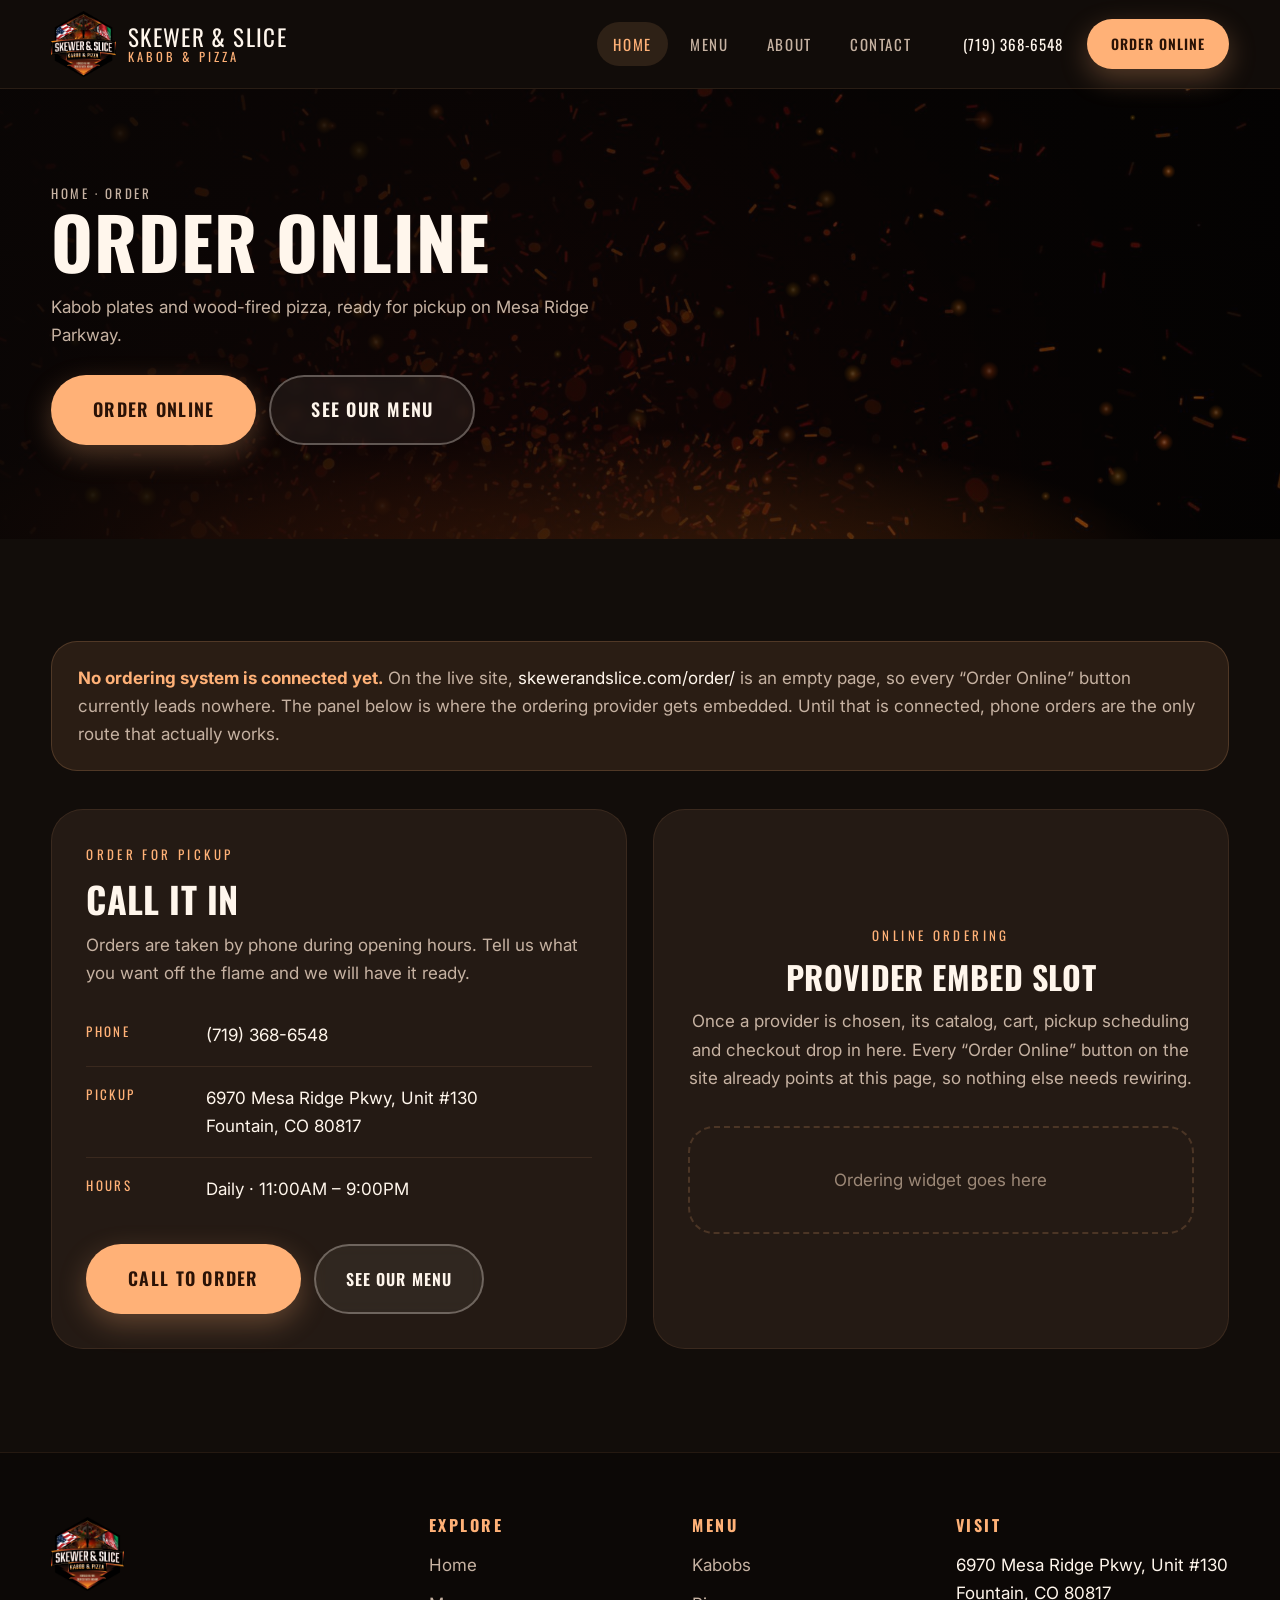
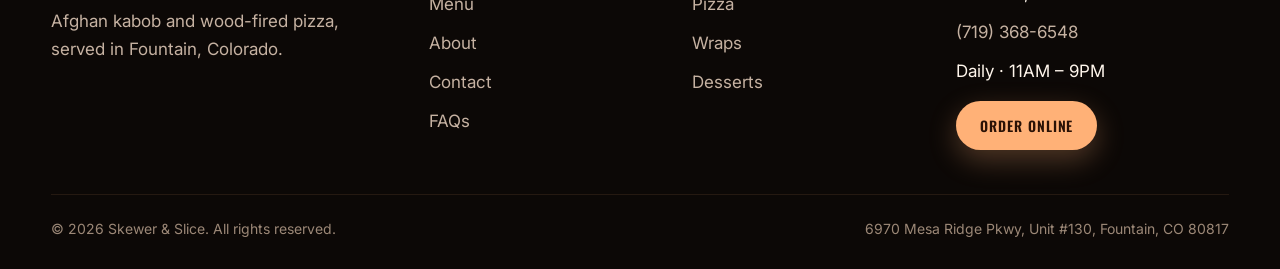
<file: mockup/order.html>
<!DOCTYPE html>
<html lang="en">
<head>
<meta charset="utf-8">
<meta name="viewport" content="width=device-width, initial-scale=1">
<title>Order Online | Skewer &amp; Slice &mdash; Fountain, CO</title>
<meta name="description" content="Order kabob plates and wood-fired pizza from Skewer and Slice in Fountain, Colorado. Open daily 11AM to 9PM.">
<link rel="icon" href="assets/logo.webp" type="image/webp">
<link rel="preconnect" href="https://fonts.googleapis.com">
<link rel="preconnect" href="https://fonts.gstatic.com" crossorigin>
<link href="https://fonts.googleapis.com/css2?family=Oswald:wght@400;500;600;700&family=Inter:wght@400;500;600;700&display=swap" rel="stylesheet">
<link rel="stylesheet" href="assets/styles.css">
</head>
<body>
<a class="skip-link" href="#main">Skip to content</a>

<header class="header">
  <div class="wrap header__bar">
    <a class="header__logo" href="index.html">
      <img src="assets/logo.webp" alt="Skewer &amp; Slice">
      <span>Skewer &amp; Slice<small>Kabob &amp; Pizza</small></span>
    </a>
    <nav class="nav" id="nav" aria-label="Main">
      <a href="index.html" aria-current="page">Home</a>
      <a href="menu.html">Menu</a>
      <a href="about.html">About</a>
      <a href="contact.html">Contact</a>
    </nav>
    <div class="header__actions">
      <a class="header__tel" href="tel:+17193686548">(719) 368-6548</a>
      <a class="btn btn-order btn-sm" href="order.html">Order Online</a>
    </div>
    <button class="burger" type="button" aria-label="Menu" aria-expanded="false" aria-controls="nav">
      <span></span><span></span><span></span>
    </button>
  </div>
</header>

<main id="main">
  <section class="pagehead">
    <div class="embers">
      <div class="embers__still"></div>
      <canvas class="embers__canvas" aria-hidden="true"></canvas>
      <div class="embers__glow"></div>
      <div class="embers__scrim"></div>
    </div>
    <div class="wrap pagehead__inner">
      <p class="crumb"><a href="index.html">Home</a> &middot; Order</p>
      <h1>Order Online</h1>
      <p>Kabob plates and wood-fired pizza, ready for pickup on Mesa Ridge Parkway.</p>
      <div class="hero__actions" style="margin-top:26px">
        <a class="btn btn-order btn-lg" href="order.html">Order Online</a>
        <a class="btn btn-ghost btn-lg" href="menu.html">See Our Menu</a>
      </div>
    </div>
  </section>

  <section class="section">
    <div class="wrap">

      <div class="notice reveal" style="margin-bottom:38px">
        <b>No ordering system is connected yet.</b> On the live site,
        <span style="color:var(--cream)">skewerandslice.com/order/</span> is an empty page, so
        every &ldquo;Order Online&rdquo; button currently leads nowhere. The panel below is where
        the ordering provider gets embedded. Until that is connected, phone orders are the only
        route that actually works.
      </div>

      <div class="visit">
        <div class="info-card reveal">
          <p class="eyebrow">Order For Pickup</p>
          <h2 style="font-size:clamp(26px,3.2vw,36px);margin-bottom:14px">Call It In</h2>
          <p style="color:var(--muted)">
            Orders are taken by phone during opening hours. Tell us what you want off the
            flame and we will have it ready.
          </p>
          <dl>
            <div class="info-row"><dt>Phone</dt><dd><a href="tel:+17193686548">(719) 368-6548</a></dd></div>
            <div class="info-row"><dt>Pickup</dt><dd>6970 Mesa Ridge Pkwy, Unit #130<br>Fountain, CO 80817</dd></div>
            <div class="info-row"><dt>Hours</dt><dd>Daily &middot; 11:00AM &ndash; 9:00PM</dd></div>
          </dl>
          <div class="hero__actions" style="margin-top:24px">
            <a class="btn btn-order btn-lg" href="tel:+17193686548">Call To Order</a>
            <a class="btn btn-ghost" href="menu.html">See Our Menu</a>
          </div>
        </div>

        <div class="info-card reveal" style="display:flex;flex-direction:column;justify-content:center;text-align:center">
          <p class="eyebrow" style="text-align:center">Online Ordering</p>
          <h2 style="font-size:clamp(24px,3vw,32px);margin-bottom:14px">Provider Embed Slot</h2>
          <p style="color:var(--muted)">
            Once a provider is chosen, its catalog, cart, pickup scheduling and checkout drop
            in here. Every &ldquo;Order Online&rdquo; button on the site already points at this
            page, so nothing else needs rewiring.
          </p>
          <div style="border:2px dashed var(--line);border-radius:var(--r-lg);padding:38px 20px;margin-top:18px;color:var(--muted-2)">
            Ordering widget goes here
          </div>
        </div>
      </div>

    </div>
  </section>
</main>

<footer class="footer">
  <div class="wrap">
    <div class="footer__grid">
      <div>
        <div class="footer__logo"><img src="assets/logo.webp" alt="Skewer &amp; Slice"></div>
        <p style="color:var(--muted);max-width:290px">Afghan kabob and wood-fired pizza, served in Fountain, Colorado.</p>
      </div>
      <div>
        <h4>Explore</h4>
        <ul>
          <li><a href="index.html">Home</a></li>
          <li><a href="menu.html">Menu</a></li>
          <li><a href="about.html">About</a></li>
          <li><a href="contact.html">Contact</a></li>
          <li><a href="index.html#faqs">FAQs</a></li>
        </ul>
      </div>
      <div>
        <h4>Menu</h4>
        <ul>
          <li><a href="menu.html#kabobs">Kabobs</a></li>
          <li><a href="menu.html#pizza">Pizza</a></li>
          <li><a href="menu.html#wraps">Wraps</a></li>
          <li><a href="menu.html#desserts">Desserts</a></li>
        </ul>
      </div>
      <div>
        <h4>Visit</h4>
        <ul>
          <li>6970 Mesa Ridge Pkwy, Unit #130<br>Fountain, CO 80817</li>
          <li><a href="tel:+17193686548">(719) 368-6548</a></li>
          <li>Daily &middot; 11AM &ndash; 9PM</li>
        </ul>
        <a class="btn btn-order btn-sm" style="margin-top:16px" href="order.html">Order Online</a>
      </div>
    </div>
    <div class="footer__bottom">
      <span>&copy; <span data-year>2026</span> Skewer &amp; Slice. All rights reserved.</span>
      <span>6970 Mesa Ridge Pkwy, Unit #130, Fountain, CO 80817</span>
    </div>
  </div>
</footer>

<div class="orderbar" id="orderbar">
  <div class="orderbar__txt"><b>Open Daily 11AM &ndash; 9PM</b>Pickup on Mesa Ridge Pkwy</div>
  <a class="btn btn-order btn-sm" href="order.html">Order Online</a>
  <a class="btn btn-ghost btn-sm" href="https://maps.google.com/?q=6970+Mesa+Ridge+Pkwy+Unit+130,+Fountain,+CO+80817" target="_blank" rel="noopener">Directions</a>
</div>

<script src="assets/app.js"></script>
</body>
</html>
</file>
<file: mockup/assets/styles.css>
/* ==========================================================================
   Skewer & Slice — redesign stylesheet
   Design rules honoured here:
   - No sharp edges: every box uses a generous radius (see --r-* tokens)
   - One CTA colour everywhere: --peach is used for Order Online ONLY
   - No cursive / script fonts anywhere, reviews included
   ========================================================================== */

:root{
  /* surfaces */
  --ink:      #120D0A;
  --ink-2:    #1B1310;
  --ink-3:    #241A14;
  --ink-4:    #2E211A;

  /* type */
  --cream:    #FFF6EC;
  --muted:    #C6B2A2;
  --muted-2:  #9C8877;

  /* the single call-to-action colour — pastel/light orange */
  --peach:    #FFB177;
  --peach-hi: #FFC79A;
  --peach-lo: #F0975A;
  --peach-ink:#2A1206;

  /* accents */
  --ember:    #FF7A18;
  --ember-dp: #C2410C;
  --line:     rgba(255,177,119,.18);
  --line-2:   rgba(255,177,119,.10);

  /* no sharp edges */
  --r-pill: 999px;
  --r-xl:   32px;
  --r-lg:   26px;
  --r-md:   20px;
  --r-sm:   14px;

  --shadow:    0 18px 50px rgba(0,0,0,.45);
  --shadow-sm: 0 8px 24px rgba(0,0,0,.30);

  --wrap: 1200px;
  --header-h: 88px;

  --font-display: "Oswald","Arial Narrow",Impact,system-ui,sans-serif;
  --font-body:    "Inter",system-ui,-apple-system,"Segoe UI",Roboto,Arial,sans-serif;
}

*,*::before,*::after{ box-sizing:border-box; }

html{ scroll-behavior:smooth; }

body{
  margin:0;
  background:var(--ink);
  color:var(--cream);
  font-family:var(--font-body);
  font-size:17px;
  line-height:1.65;
  -webkit-font-smoothing:antialiased;
  overflow-x:hidden;
}

img{ max-width:100%; display:block; }
a{ color:inherit; text-decoration:none; }

h1,h2,h3,h4,.display{
  font-family:var(--font-display);
  font-weight:700;
  letter-spacing:.012em;
  line-height:1.04;
  margin:0;
  text-transform:uppercase;
}

p{ margin:0 0 1rem; }
.wrap{ width:min(var(--wrap),92vw); margin-inline:auto; }

/* --------------------------------------------------------------------------
   Focus + accessibility
   -------------------------------------------------------------------------- */
:focus-visible{
  outline:3px solid var(--peach);
  outline-offset:3px;
  border-radius:var(--r-sm);
}
.skip-link{
  position:absolute; left:-9999px; top:0; z-index:200;
  background:var(--peach); color:var(--peach-ink);
  padding:14px 22px; border-radius:0 0 var(--r-md) 0; font-weight:700;
}
.skip-link:focus{ left:0; }
.sr-only{
  position:absolute; width:1px; height:1px; padding:0; margin:-1px;
  overflow:hidden; clip:rect(0 0 0 0); white-space:nowrap; border:0;
}

/* --------------------------------------------------------------------------
   Buttons — ONE colour for Order Online, everywhere on the site
   -------------------------------------------------------------------------- */
.btn{
  display:inline-flex; align-items:center; justify-content:center; gap:.6rem;
  padding:15px 30px;
  border-radius:var(--r-pill);          /* fully rounded — no sharp edges */
  font-family:var(--font-display);
  font-size:16px; font-weight:600; letter-spacing:.07em; text-transform:uppercase;
  border:2px solid transparent; cursor:pointer;
  transition:transform .22s ease, background-color .22s ease, box-shadow .22s ease, border-color .22s ease;
  white-space:nowrap;
}
.btn:hover{ transform:translateY(-2px); }
.btn:active{ transform:translateY(0); }

/* PRIMARY — Order Online. This colour is reserved for ordering only. */
.btn-order{
  background:var(--peach);
  color:var(--peach-ink);
  box-shadow:0 10px 28px rgba(255,177,119,.28);
}
.btn-order:hover{ background:var(--peach-hi); box-shadow:0 14px 34px rgba(255,177,119,.40); }

/* SECONDARY — menu, directions, everything else. Deliberately lower contrast
   so Order Online always wins the eye. */
.btn-ghost{
  background:rgba(255,246,236,.06);
  color:var(--cream);
  border-color:rgba(255,246,236,.30);
  backdrop-filter:blur(6px);
}
.btn-ghost:hover{ background:rgba(255,246,236,.13); border-color:rgba(255,246,236,.55); }

.btn-sm{ padding:11px 22px; font-size:14px; }
.btn-lg{ padding:18px 40px; font-size:18px; }
.btn-block{ width:100%; }

/* --------------------------------------------------------------------------
   Ember field — the living "flame" background.
   Layer 1: the client's own licensed ember still, slowly drifting
   Layer 2: <canvas> ember particles (app.js)
   Layer 3: flickering warm glow
   -------------------------------------------------------------------------- */
.embers{ position:absolute; inset:0; overflow:hidden; z-index:0; background:#0A0605; }
.embers__still{
  position:absolute; inset:-6%;
  background:url("embers.jpg") center/cover no-repeat;
  animation:ember-drift 28s ease-in-out infinite alternate;
  opacity:.95;
}
.embers__canvas{ position:absolute; inset:0; width:100%; height:100%; }
.embers__glow{
  position:absolute; inset:0;
  background:
    radial-gradient(60% 46% at 50% 108%, rgba(255,122,24,.55), transparent 70%),
    radial-gradient(40% 32% at 18% 100%, rgba(194,65,12,.45), transparent 72%);
  animation:ember-flicker 3.4s ease-in-out infinite;
  mix-blend-mode:screen;
}
.embers__scrim{
  position:absolute; inset:0;
  background:linear-gradient(90deg, rgba(10,6,5,.92) 0%, rgba(10,6,5,.74) 42%, rgba(10,6,5,.42) 100%);
}
.embers__scrim--even{ background:linear-gradient(180deg, rgba(10,6,5,.80), rgba(10,6,5,.92)); }

/* Real fire footage behind the order band — the restaurant's own clip.
   Sits between the ember layers and the scrim, fades in once playing. */
.firevideo{
  position:absolute; inset:0; overflow:hidden; pointer-events:none;
  opacity:0; transition:opacity 1.4s ease;
}
.firevideo.is-live{ opacity:1; }
.firevideo iframe{
  position:absolute; top:50%; left:50%; transform:translate(-50%,-50%);
  border:0; display:block;
}
/* lighter scrim on the band so the flames read through, text stays legible */
.band .embers__scrim{ background:linear-gradient(180deg, rgba(10,6,5,.56), rgba(10,6,5,.76)); }
.band h2, .band p, .band .eyebrow{ text-shadow:0 2px 18px rgba(0,0,0,.55); }

@keyframes ember-drift{
  from{ transform:scale(1.06) translate3d(-1.2%,.8%,0); }
  to  { transform:scale(1.14) translate3d(1.2%,-1.2%,0); }
}
@keyframes ember-flicker{
  0%,100%{ opacity:.78; } 28%{ opacity:1; } 52%{ opacity:.66; } 74%{ opacity:.93; }
}

/* --------------------------------------------------------------------------
   INTRO — flame, logo centre, two buttons at the bottom (~5.5s)
   -------------------------------------------------------------------------- */
.intro{
  position:fixed; inset:0; z-index:120;
  display:grid; place-items:center;
  background:#0A0605;
  transition:opacity .7s ease, visibility .7s ease;
}
.intro[hidden]{ display:none; }
.intro.is-out{ opacity:0; visibility:hidden; pointer-events:none; }

.intro__inner{
  position:relative; z-index:2;
  display:flex; flex-direction:column; align-items:center; justify-content:center;
  gap:clamp(20px,3.4vh,34px);
  text-align:center; padding:6vh 22px;
  height:100%; width:min(760px,92vw);
}
.intro__logo{
  width:clamp(190px,26vw,310px);
  filter:drop-shadow(0 16px 40px rgba(255,122,24,.42));
  opacity:0; transform:scale(.82);
  animation:intro-logo 1.5s cubic-bezier(.16,.84,.32,1) .25s forwards;
}
.intro__tag{
  font-family:var(--font-display);
  font-size:clamp(15px,2.3vw,21px); letter-spacing:.34em; text-transform:uppercase;
  color:var(--peach); margin:0;
  opacity:0; animation:intro-rise .9s ease .95s forwards;
}
.intro__actions{
  display:flex; gap:14px; flex-wrap:wrap; justify-content:center;
  margin-top:auto;
  opacity:0; animation:intro-rise .9s ease 1.5s forwards;
}
.intro__skip{
  position:absolute; bottom:18px; right:20px; z-index:3;
  background:none; border:0; cursor:pointer;
  color:var(--muted-2); font-family:var(--font-display);
  font-size:13px; letter-spacing:.22em; text-transform:uppercase;
  padding:10px 16px; border-radius:var(--r-pill);
  opacity:0; animation:intro-rise .6s ease 2.1s forwards;
}
.intro__skip:hover{ color:var(--cream); background:rgba(255,246,236,.08); }

/* thin progress line showing the intro will end on its own */
.intro__bar{
  position:absolute; left:0; bottom:0; height:3px; width:100%;
  background:rgba(255,177,119,.16); z-index:3; border-radius:var(--r-pill);
}
.intro__bar i{
  display:block; height:100%; width:0; border-radius:var(--r-pill);
  background:linear-gradient(90deg,var(--ember),var(--peach));
  animation:intro-bar 5.5s linear .2s forwards;
}

@keyframes intro-logo{
  0%{ opacity:0; transform:scale(.82) translateY(14px); filter:drop-shadow(0 0 0 rgba(255,122,24,0)); }
  60%{ opacity:1; }
  100%{ opacity:1; transform:scale(1) translateY(0); }
}
@keyframes intro-rise{ from{ opacity:0; transform:translateY(16px);} to{ opacity:1; transform:none; } }
@keyframes intro-bar{ to{ width:100%; } }

body.intro-lock{ overflow:hidden; }

/* --------------------------------------------------------------------------
   Header — Order Online always reachable
   -------------------------------------------------------------------------- */
.header{
  position:sticky; top:0; z-index:90;
  background:rgba(18,13,10,.86);
  backdrop-filter:blur(14px);
  border-bottom:1px solid var(--line-2);
}
.header__bar{
  display:flex; align-items:center; gap:22px;
  height:var(--header-h);
}
.header__logo{ display:flex; align-items:center; gap:12px; flex:0 0 auto; }
.header__logo img{ height:66px; width:auto; }
.header__logo span{
  font-family:var(--font-display); font-size:23px; letter-spacing:.06em;
  text-transform:uppercase; line-height:1.05;
}
.header__logo small{ display:block; font-size:12.5px; letter-spacing:.24em; color:var(--peach); }

.nav{ display:flex; gap:6px; margin-left:auto; }
.nav a{
  padding:10px 16px; border-radius:var(--r-pill);
  font-family:var(--font-display); font-size:15px; letter-spacing:.11em; text-transform:uppercase;
  color:var(--muted); transition:color .2s, background-color .2s;
}
.nav a:hover{ color:var(--cream); background:rgba(255,246,236,.07); }
.nav a[aria-current="page"]{ color:var(--peach); background:rgba(255,177,119,.12); }

.header__actions{ display:flex; align-items:center; gap:10px; flex:0 0 auto; }
.header__tel{
  font-family:var(--font-display); font-size:15px; letter-spacing:.06em;
  color:var(--cream); padding:10px 14px; border-radius:var(--r-pill);
}
.header__tel:hover{ background:rgba(255,246,236,.07); }

.burger{
  display:none; background:none; border:0; cursor:pointer; padding:10px;
  border-radius:var(--r-sm); color:var(--cream);
}
.burger span{ display:block; width:24px; height:2px; background:currentColor; border-radius:var(--r-pill); }
.burger span+span{ margin-top:6px; }

/* --------------------------------------------------------------------------
   HERO — copy left, animated cutouts right
   -------------------------------------------------------------------------- */
.hero{ position:relative; overflow:hidden; isolation:isolate; }
.hero__grid{
  position:relative; z-index:2;
  display:grid; grid-template-columns:1fr 1.08fr; align-items:center; gap:30px;
  min-height:min(82vh,700px); padding:52px 0;
}
.hero__eyebrow{
  display:inline-flex; align-items:center; gap:10px;
  padding:9px 18px; border-radius:var(--r-pill);
  background:rgba(255,177,119,.13); border:1px solid var(--line);
  font-family:var(--font-display); font-size:13px; letter-spacing:.2em; text-transform:uppercase;
  color:var(--peach); margin-bottom:22px;
}
.hero h1{
  font-size:clamp(46px,6.4vw,92px);
  margin:0 0 20px;
  text-shadow:0 6px 34px rgba(0,0,0,.6);
}
/* "Wood-Fired Pizza" starts white and warms to orange; "Open-Flame Kabob"
   gets an orange underline that fades in. Both switch on with .is-on, which
   app.js adds when the dishes start flying (i.e. after the intro leaves). */
.hero h1 em{ font-style:normal; display:block; color:var(--cream); }
.hero h1 .u{
  text-decoration:underline;
  text-decoration-thickness:.07em;
  text-underline-offset:.13em;
  text-decoration-skip-ink:none;
  text-decoration-color:transparent;
}
.hero.is-on h1 .u{ animation:underline-in .8s ease .7s forwards; }
.hero.is-on h1 em{ animation:warm-up 1.3s ease 1.2s forwards; }
@keyframes underline-in{ to{ text-decoration-color:var(--peach); } }
@keyframes warm-up{ from{ color:var(--cream); } to{ color:var(--peach); } }
.hero__lede{
  max-width:492px; color:var(--muted); font-size:clamp(16px,1.6vw,19px); margin-bottom:30px;
}
.hero__actions{ display:flex; gap:13px; flex-wrap:wrap; }
.hero__facts{
  display:flex; gap:26px; flex-wrap:wrap; margin-top:30px;
  font-family:var(--font-display); font-size:13.5px; letter-spacing:.14em; text-transform:uppercase;
  color:var(--muted-2);
}
.hero__facts b{ color:var(--peach); font-weight:600; }

/* the stage the two cutouts fly into */
.hero__stage{
  position:relative; min-height:clamp(320px,40vw,580px);
  display:grid; place-items:center;
}
.hero__food{
  position:absolute;
  height:auto;                 /* keep the cutout's true aspect ratio */
  filter:drop-shadow(0 26px 50px rgba(0,0,0,.62));
  will-change:transform,opacity;
  opacity:0;
}
/* Right column: the stage, then a slim strip holding two small stamps,
   one beneath each dish. Classic round stamp: thick outer ring, thin inner
   ring, curved text top and bottom, bold word with stars in the middle. */
.hero__right{ display:flex; flex-direction:column; }
.hero__stamps{ position:relative; height:clamp(132px,14vw,204px); }
.stamp{
  position:absolute; top:4px;
  width:clamp(120px,13.5vw,196px); aspect-ratio:1;
  color:#E2653C;                                  /* rust ink */
  opacity:0;                                      /* stamped in by app.js when its dish lands */
  transform:translateX(-50%) scale(1.9) rotate(-18deg);
  filter:drop-shadow(0 6px 14px rgba(0,0,0,.45));
  --tilt:-7deg;
}
.stamp--1{ left:29%; }                             /* under the BBQ plate */
.stamp--2{ left:70%; --tilt:5deg; }                /* under the pizza */
.stamp.is-stamped{ animation:stamp-in .42s cubic-bezier(.2,.9,.25,1.1) forwards; }
.stamp__svg{ width:100%; height:100%; display:block; filter:url(#stamp-grit); opacity:.94; }
.stamp__svg text{ font-family:var(--font-display); font-weight:600; fill:currentColor; }
/* the slam: big and faint, down hard, a small rebound, then still */
@keyframes stamp-in{
  0%  { opacity:0; transform:translateX(-50%) scale(1.9) rotate(calc(var(--tilt) - 12deg)); }
  35% { opacity:0; }
  48% { opacity:1; transform:translateX(-50%) scale(.94) rotate(var(--tilt)); }
  70% { transform:translateX(-50%) scale(1.04) rotate(var(--tilt)); }
  100%{ opacity:1; transform:translateX(-50%) scale(1)   rotate(var(--tilt)); }
}

/* Resting spots only. The fly-in itself lives in app.js (section 3), because
   "stop at the centre of the screen" has to be measured at runtime — it is a
   different distance on every screen size. Order: BBQ plate first, then pizza. */
.hero__food--bbq{
  width:clamp(200px,28vw,430px);
  left:-5%; top:0;
  z-index:2;
}
.hero__food--pizza{
  width:clamp(230px,32vw,480px);
  right:-7%; bottom:3%;
  z-index:3;
}
/* once a dish has landed on the right it drifts gently */
.hero__food.is-settled{ animation:food-float 7s ease-in-out infinite; }
.hero__food--pizza.is-settled{ animation-duration:8.4s; animation-delay:.6s; }

@keyframes food-float{
  0%,100%{ transform:translateY(0) rotate(0deg); }
  50%    { transform:translateY(-15px) rotate(2.5deg); }
}

/* --------------------------------------------------------------------------
   Quick facts — four tappable tiles right under the hero
   -------------------------------------------------------------------------- */
.facts{ position:relative; background:var(--ink-2); border-bottom:1px solid var(--line-2); }
.facts::before{
  content:""; position:absolute; left:0; right:0; top:0; height:3px;
  background:linear-gradient(90deg,var(--ember-dp),var(--ember),var(--peach));
}
.facts__grid{ display:grid; grid-template-columns:repeat(4,1fr); gap:14px; padding:20px 0; }
.fact{
  display:grid; grid-template-columns:44px 1fr; grid-template-rows:auto auto;
  column-gap:14px; row-gap:2px; align-items:start;
  padding:16px 18px; border-radius:var(--r-lg);
  background:rgba(255,246,236,.03); border:1px solid transparent;
  transition:background-color .2s, border-color .2s, transform .2s;
}
a.fact:hover{ background:rgba(255,177,119,.08); border-color:var(--line); transform:translateY(-2px); }
.fact__icon{
  grid-row:1 / span 2; width:44px; height:44px; border-radius:14px;
  display:grid; place-items:center;
  background:rgba(255,122,24,.12); color:var(--ember);
}
.fact__icon svg{ width:22px; height:22px; }
.fact__label{
  font-family:var(--font-display); font-size:12.5px; letter-spacing:.2em;
  text-transform:uppercase; color:var(--muted-2);
}
.fact__value{ color:var(--cream); font-size:15.5px; line-height:1.45; }
@media (max-width:1040px){ .facts__grid{ grid-template-columns:repeat(2,1fr); } }
@media (max-width:520px){ .facts__grid{ grid-template-columns:1fr; gap:8px; padding:14px 0; } }

/* --------------------------------------------------------------------------
   Ribbon
   -------------------------------------------------------------------------- */
.ribbon{
  position:relative;
  background:linear-gradient(90deg,var(--ember-dp),var(--ember));
  color:#fff; overflow:hidden;
}
.ribbon__viewport{ overflow:hidden; padding:14px 0; }
.ribbon__track{
  display:flex; width:max-content;
  animation:ribbon 34s linear infinite;
}
.ribbon__track span{ display:flex; align-items:center; }
.ribbon__track b{
  font-family:var(--font-display); font-weight:600;
  font-size:14.5px; letter-spacing:.2em; text-transform:uppercase;
  padding:0 26px; white-space:nowrap;
}
.ribbon__track i{ font-style:normal; opacity:.72; font-size:13px; }
@keyframes ribbon{ to{ transform:translateX(-50%); } }

/* Pause motion — same control the client asked for, keeps the strip accessible */
.ribbon__pause{
  position:absolute; right:12px; top:50%; transform:translateY(-50%);
  z-index:3; cursor:pointer;
  display:inline-flex; align-items:center; gap:7px;
  padding:7px 14px; border-radius:var(--r-pill);
  background:rgba(18,13,10,.55); color:#fff;
  border:1px solid rgba(255,255,255,.34);
  font-family:var(--font-display); font-size:12px; letter-spacing:.14em; text-transform:uppercase;
}
.ribbon__pause:hover{ background:rgba(18,13,10,.78); }
.ribbon.is-paused .ribbon__track{ animation-play-state:paused; }
@media (max-width:640px){ .ribbon__pause{ display:none; } }

/* --------------------------------------------------------------------------
   Sections + cards
   -------------------------------------------------------------------------- */
.section{ padding:clamp(60px,8vw,104px) 0; position:relative; }
.section--alt{ background:var(--ink-2); }
.section__head{ max-width:660px; margin-bottom:46px; }
.section__head.center{ margin-inline:auto; text-align:center; }
.eyebrow{
  font-family:var(--font-display); font-size:13px; letter-spacing:.26em; text-transform:uppercase;
  color:var(--peach); margin-bottom:14px;
}
.section h2{ font-size:clamp(32px,4.4vw,54px); margin-bottom:16px; }
.section__head p{ color:var(--muted); margin:0; }

.grid{ display:grid; gap:26px; }
.grid--3{ grid-template-columns:repeat(3,1fr); }
.grid--4{ grid-template-columns:repeat(4,1fr); }
.grid--2{ grid-template-columns:repeat(2,1fr); }

.card{
  background:var(--ink-3);
  border:1px solid var(--line-2);
  border-radius:var(--r-lg);           /* no sharp edges */
  overflow:hidden;
  transition:transform .3s ease, border-color .3s ease, box-shadow .3s ease;
  display:flex; flex-direction:column;
}
.card:hover{ transform:translateY(-6px); border-color:var(--line); box-shadow:var(--shadow); }
.card__media{ aspect-ratio:4/3; overflow:hidden; background:var(--ink-4); }
.card__media img{ width:100%; height:100%; object-fit:cover; transition:transform .55s ease; }
.card:hover .card__media img{ transform:scale(1.06); }
.card__body{ padding:22px 24px 26px; display:flex; flex-direction:column; flex:1; }
.card__code{
  font-family:var(--font-display); font-size:12px; letter-spacing:.2em;
  color:var(--peach); margin-bottom:8px;
}
.card h3{ font-size:23px; margin-bottom:9px; }
.card p{ color:var(--muted); font-size:15.5px; margin:0 0 18px; }
.card__foot{
  margin-top:auto; padding-top:16px; border-top:1px solid var(--line-2);
  display:flex; align-items:center; justify-content:space-between; gap:12px;
}
.price{ font-family:var(--font-display); font-size:21px; color:var(--cream); }

/* --------------------------------------------------------------------------
   Menu browser — the live site's "Browse our menu" bar, rebuilt.
   Square outlined boxes become rounded pills, and the links become a
   working filter instead of jump anchors.
   -------------------------------------------------------------------------- */
.browse{
  display:flex; align-items:center; gap:12px; flex-wrap:wrap;
  justify-content:center; margin-bottom:38px;
}
.browse__label{
  font-family:var(--font-display); font-size:13px; letter-spacing:.26em;
  text-transform:uppercase; color:var(--muted-2); margin-right:4px;
}
.chip{
  appearance:none; cursor:pointer;
  padding:11px 22px;
  border-radius:var(--r-pill);              /* was a sharp box on the live site */
  background:transparent;
  border:1px solid var(--line);
  color:var(--muted);
  font-family:var(--font-display); font-size:14.5px; letter-spacing:.12em;
  text-transform:uppercase; white-space:nowrap;
  transition:background-color .2s, color .2s, border-color .2s, transform .2s;
}
.chip:hover{ color:var(--cream); border-color:var(--peach); transform:translateY(-2px); }
.chip[aria-pressed="true"]{
  background:var(--peach); color:var(--peach-ink);
  border-color:var(--peach); font-weight:600;
}
/* one card per category: three across when "All" is chosen, and a single
   card stays centred (never stretched) when one category is chosen */
.dishes{
  display:grid; gap:26px; justify-content:center;
  grid-template-columns:repeat(auto-fit, minmax(290px, 372px));
}
.dish{ display:flex; }
.dish[hidden]{ display:none; }
.card__more{
  font-family:var(--font-display); font-size:13px; letter-spacing:.14em;
  text-transform:uppercase; color:var(--muted); white-space:nowrap;
}
.card__more:hover{ color:var(--peach); }
.browse__empty{ text-align:center; color:var(--muted); padding:40px 0; }

@media (max-width:640px){
  .browse{ justify-content:flex-start; gap:9px; }
  .browse__label{ width:100%; margin-bottom:4px; text-align:center; }
  .chip{ padding:10px 17px; font-size:13.5px; }
}

/* a section that sits on the ember field (same layers as the hero) */
.section--flame{ overflow:hidden; isolation:isolate; }
.section--flame > .wrap{ position:relative; z-index:2; }

/* split feature */
.split{ display:grid; grid-template-columns:repeat(2,1fr); gap:26px; }
.split__actions{
  display:flex; gap:13px; justify-content:center; flex-wrap:wrap; margin-top:36px;
}
.split__panel{
  position:relative; border-radius:var(--r-xl); overflow:hidden;
  min-height:430px; display:flex; align-items:flex-end;
  border:1px solid var(--line-2);
}
.split__panel img{ position:absolute; inset:0; width:100%; height:100%; object-fit:cover; }
.split__panel::after{
  content:""; position:absolute; inset:0;
  background:linear-gradient(180deg, rgba(10,6,5,.10) 20%, rgba(10,6,5,.90) 92%);
}
.split__copy{ position:relative; z-index:2; padding:34px; }
.split__copy h3{ font-size:clamp(26px,3.2vw,38px); margin-bottom:10px; }
.split__copy p{ color:var(--muted); max-width:400px; }

/* reviews — plain, legible, NO cursive */
.review{
  background:var(--ink-3); border:1px solid var(--line-2);
  border-radius:var(--r-lg); padding:28px 26px;
  display:flex; flex-direction:column; gap:14px;
}
.review__stars{ color:var(--peach); letter-spacing:.16em; font-size:16px; }
.review__text{
  font-family:var(--font-body);        /* explicitly NOT a script face */
  font-style:normal;                   /* no italic/handwriting look */
  font-size:16.5px; color:var(--cream); margin:0; line-height:1.68;
}
.review__who{
  font-family:var(--font-display); font-size:14px; letter-spacing:.14em;
  text-transform:uppercase; color:var(--muted-2); margin:0;
}
/* one review in the middle, a floating kabob plate and pizza on either side */
.review-stage{
  display:grid; grid-template-columns:1fr minmax(300px,560px) 1fr;
  align-items:center; gap:0; position:relative;
}
.review--solo{
  position:relative; z-index:3;
  padding:38px 36px 34px;
  background:rgba(36,26,20,.96); border-color:var(--line);
  box-shadow:var(--shadow);
}
.review--solo::before{                 /* big quote mark, display face, not a script */
  content:"\201C"; position:absolute; top:-6px; left:20px;
  font-family:var(--font-display); font-size:110px; line-height:1;
  color:var(--peach); opacity:.28; pointer-events:none;
}
.review--solo .review__text{ font-size:18.5px; line-height:1.7; }
.review-stage__dish{
  position:relative; z-index:2; justify-self:center;
  width:clamp(200px,26vw,380px);
  animation:food-float 7s ease-in-out infinite;
}
.review-stage__dish::before{           /* warm ember glow behind the dish */
  content:""; position:absolute; inset:8% 4%; border-radius:50%;
  background:radial-gradient(circle, rgba(255,122,24,.32), rgba(255,122,24,0) 68%);
  filter:blur(10px); z-index:-1;
}
.review-stage__dish img{ width:100%; height:auto; filter:drop-shadow(0 28px 48px rgba(0,0,0,.62)); }
.review-stage__dish--kabob{ margin-right:-54px; }             /* tucks behind the card edge */
.review-stage__dish--pizza{ width:clamp(220px,28.5vw,416px); margin-left:-54px; animation-duration:8.4s; animation-delay:.9s; }
@media (max-width:900px){
  .review-stage{ grid-template-columns:1fr; gap:10px; }
  .review-stage__dish{ width:clamp(190px,50vw,260px); margin:0; }
  .review-stage__dish--pizza{ order:3; }
}

/* visit / info */
.visit{ display:grid; grid-template-columns:1fr 1fr; gap:26px; align-items:stretch; }
.info-card{
  background:var(--ink-3); border:1px solid var(--line-2);
  border-radius:var(--r-xl); padding:34px;
}
.info-row{ display:flex; gap:16px; padding:17px 0; border-bottom:1px solid var(--line-2); }
.info-row:last-of-type{ border-bottom:0; }
.info-row dt{
  font-family:var(--font-display); font-size:13px; letter-spacing:.18em;
  text-transform:uppercase; color:var(--peach); min-width:104px; margin:0;
}
.info-row dd{ margin:0; color:var(--cream); }
.map{
  border-radius:var(--r-xl); overflow:hidden; border:1px solid var(--line-2);
  min-height:400px; background:var(--ink-4);
}
.map iframe{ width:100%; height:100%; min-height:400px; border:0; display:block; }

/* order CTA band */
.band{
  position:relative; overflow:hidden; isolation:isolate;
  border-radius:var(--r-xl);
  padding:clamp(40px,6vw,72px);
  text-align:center;
  border:1px solid var(--line);
}
.band__inner{ position:relative; z-index:2; }
.band h2{ font-size:clamp(30px,4.4vw,52px); margin-bottom:14px; }
.band p{ color:var(--muted); max-width:540px; margin:0 auto 28px; }
.band__actions{ display:flex; gap:13px; justify-content:center; flex-wrap:wrap; }
/* "Forged" and "Order." warm from white to orange once the band scrolls in */
.band h2 em{ font-style:normal; color:var(--cream); }
.band.is-in h2 em{ animation:warm-up 1.2s ease forwards; }
.band.is-in h2 em:nth-of-type(1){ animation-delay:.5s; }
.band.is-in h2 em:nth-of-type(2){ animation-delay:1.1s; }

/* --------------------------------------------------------------------------
   Steam — the client's own clip, full-bleed, copy over a dark scrim
   -------------------------------------------------------------------------- */
.steam{
  position:relative; overflow:hidden; isolation:isolate;
  min-height:min(78vh,680px); display:grid; align-items:center;
  background:#0A0605;
}
.steam__video{
  position:absolute; inset:0; width:100%; height:100%; object-fit:cover; z-index:0;
  opacity:0; transition:opacity 1s ease;         /* fades in once it is really playing */
}
.steam__video.is-playing{ opacity:1; }
.steam__scrim{
  position:absolute; inset:0; z-index:1;
  background:linear-gradient(90deg, rgba(10,6,5,.88) 0%, rgba(10,6,5,.64) 46%, rgba(10,6,5,.26) 100%);
}
.steam .wrap{ position:relative; z-index:2; }
.steam__copy{ max-width:640px; padding:clamp(64px,9vw,110px) 0; }
.steam__copy h2{
  font-size:clamp(36px,5.2vw,68px); margin-bottom:16px;
  text-shadow:0 4px 28px rgba(0,0,0,.6);
}
/* "Steaming" and "Table" warm from white to orange once the section scrolls in */
.steam__copy h2 em{ font-style:normal; color:var(--cream); }
.steam__copy.is-in h2 em{ animation:warm-up 1.2s ease forwards; }
.steam__copy.is-in h2 em:nth-of-type(1){ animation-delay:.5s; }
.steam__copy.is-in h2 em:nth-of-type(2){ animation-delay:1.1s; }
.steam__copy > p{ color:var(--cream); font-size:clamp(16px,1.6vw,19px); margin-bottom:28px; text-shadow:0 2px 14px rgba(0,0,0,.6); }
@media (max-width:640px){
  .steam{ min-height:62vh; }
  .steam__scrim{ background:linear-gradient(180deg, rgba(10,6,5,.42) 0%, rgba(10,6,5,.88) 70%); }
  .steam__copy{ padding:56px 0 48px; }
}

/* --------------------------------------------------------------------------
   Find The Fire — location block themed to what they sell:
   the four facts threaded on a kabob skewer, beside a warm-framed map.
   -------------------------------------------------------------------------- */
.visit-fire__grid{ display:grid; grid-template-columns:1.05fr .95fr; gap:26px; align-items:stretch; }

.skewer-card{
  position:relative; overflow:hidden;
  background:rgba(24,16,13,.74); backdrop-filter:blur(8px);
  border:1px solid var(--line); border-radius:var(--r-xl);
  padding:38px 34px 34px;
}
.skewer-card__dish{
  position:absolute; right:-46px; top:-36px; width:230px; opacity:.9;
  filter:drop-shadow(0 14px 26px rgba(0,0,0,.55)); pointer-events:none;
}
.skewer-card .hero__actions{ margin-top:6px; }

/* the skewer: a steel rod with a pointed tip and a loop handle */
.skewer{ position:relative; padding:26px 0 26px 70px; margin:0 0 20px; max-width:calc(100% - 120px); }
.skewer::before{
  content:""; position:absolute; left:23px; top:14px; bottom:26px; width:6px; border-radius:3px;
  background:linear-gradient(90deg,#5e5e5e,#dcdcdc 45%,#7d7d7d);
  box-shadow:0 0 0 1px rgba(0,0,0,.4), 0 6px 12px rgba(0,0,0,.4);
}
.skewer::after{
  content:""; position:absolute; left:20px; top:-8px; width:0; height:0;
  border-left:6px solid transparent; border-right:6px solid transparent; border-bottom:24px solid #d0d0d0;
}
.skewer__ring{
  position:absolute; left:15px; bottom:0; width:22px; height:22px; border-radius:50%;
  border:5px solid #c9c9c9; box-shadow:0 0 0 1px rgba(0,0,0,.4), inset 0 0 0 1px rgba(0,0,0,.35);
}
.skewer__list{ list-style:none; margin:0; padding:0; display:grid; gap:6px; }
.skewer__item{ position:relative; display:grid; gap:3px; padding:10px 0 12px; min-height:56px; }
/* the chunks on the skewer are the list markers */
.skewer__item::before{
  content:""; position:absolute; left:-64px; top:12px; width:36px; height:36px; border-radius:10px;
  transform:rotate(-7deg);
  background:radial-gradient(circle at 32% 28%, #cf6a3c, #7a3218 72%);
  box-shadow:inset 0 0 0 2px rgba(0,0,0,.28), 0 8px 16px rgba(0,0,0,.5), 0 0 22px rgba(255,122,24,.28);
}
.skewer__item--pepper::before{ background:radial-gradient(circle at 32% 28%, #86c96f, #2f6b2c 72%); transform:rotate(9deg); }
.skewer__item--onion::before{ background:radial-gradient(circle at 32% 28%, #fff4e8, #d9b8a6 72%); transform:rotate(-3deg); }
.skewer__label{
  font-family:var(--font-display); font-size:12.5px; letter-spacing:.2em;
  text-transform:uppercase; color:var(--peach);
}
.skewer__value{ color:var(--cream); font-size:17px; line-height:1.5; }
.skewer__value a:hover{ color:var(--peach); }

/* the map, framed warm, with a pulsing pin badge */
.map-fire{
  position:relative; border-radius:var(--r-xl); overflow:hidden;
  border:1px solid var(--line); background:var(--ink-4); min-height:440px;
  box-shadow:0 0 0 8px rgba(255,122,24,.07), var(--shadow);
}
.map-fire iframe{
  width:100%; height:100%; min-height:440px; border:0; display:block;
  filter:saturate(.85) brightness(.92);
}
.map-fire__badge{
  position:absolute; left:16px; top:16px; z-index:2;
  display:inline-flex; align-items:center; gap:10px;
  padding:10px 16px; border-radius:var(--r-pill);
  background:rgba(18,13,10,.92); border:1px solid var(--line); color:var(--cream);
  font-family:var(--font-display); font-size:13px; letter-spacing:.12em; text-transform:uppercase;
}
.map-fire__pin{
  width:10px; height:10px; border-radius:50%; background:var(--ember);
  animation:pin-pulse 2s ease-out infinite;
}
@keyframes pin-pulse{
  0%  { box-shadow:0 0 0 0 rgba(255,122,24,.6); }
  100%{ box-shadow:0 0 0 14px rgba(255,122,24,0); }
}
@media (max-width:900px){ .visit-fire__grid{ grid-template-columns:1fr; } }
@media (max-width:640px){
  .skewer-card__dish{ display:none; }
  .skewer{ max-width:none; padding-left:62px; }
  .skewer-card{ padding:30px 22px 26px; }
  .map-fire, .map-fire iframe{ min-height:340px; }
}

/* --------------------------------------------------------------------------
   FAQs — native <details> accordion, rounded like everything else
   -------------------------------------------------------------------------- */
.faq{ max-width:820px; margin-inline:auto; display:grid; gap:12px; }
.faq__item{
  background:var(--ink-3); border:1px solid var(--line-2);
  border-radius:var(--r-lg); overflow:hidden;
  transition:border-color .25s;
}
.faq__item[open]{ border-color:var(--line); }
.faq__item summary{
  list-style:none; cursor:pointer;
  display:flex; justify-content:space-between; align-items:center; gap:16px;
  padding:19px 24px;
  font-family:var(--font-display); font-size:19px; letter-spacing:.03em; text-transform:uppercase;
}
.faq__item summary::-webkit-details-marker{ display:none; }
.faq__item summary::after{
  content:"+"; flex:0 0 auto;
  font-size:28px; line-height:1; color:var(--peach);
  transition:transform .25s ease;
}
.faq__item[open] summary{ color:var(--peach); }
.faq__item[open] summary::after{ transform:rotate(45deg); }
.faq__body{ padding:0 24px 22px; color:var(--muted); font-size:16.5px; }
.faq__body p{ margin:0; }
.faq__body a{ color:var(--peach); text-decoration:underline; text-underline-offset:3px; }
.faq__cta{ text-align:center; margin-top:36px; }
.section__head a{ color:var(--peach); }

/* --------------------------------------------------------------------------
   Made To Order -- closing band from the winning "Version 3" mockup.
   Cheese-pull pizza left, flame-grilled skewers right, slanted two-tone
   title with a brush texture and an orange streak. Our buttons, unchanged.
   -------------------------------------------------------------------------- */
.closing-fire{
  position:relative; overflow:hidden; isolation:isolate; text-align:center;
  padding:64px 0 72px;
  background:radial-gradient(60% 55% at 50% 108%, rgba(228,84,27,.30), transparent 70%), #0A0706;
  border-top:1px solid var(--line);
}
.closing-fire .fire-art{ position:absolute; inset:0; z-index:-1; pointer-events:none; }
.closing-fire .fire-art img{
  position:absolute; top:0; height:100%; max-width:none; object-fit:cover;
  width:clamp(180px, calc((100% - 640px) / 2 + 90px), 460px);
}
.closing-fire .fire-pizza{
  left:0; object-position:40% center;
  -webkit-mask-image:linear-gradient(to right, #000 50%, transparent 100%);
          mask-image:linear-gradient(to right, #000 50%, transparent 100%);
}
.closing-fire .fire-skewers{
  right:0; object-position:60% center;
  -webkit-mask-image:linear-gradient(to left, #000 50%, transparent 100%);
          mask-image:linear-gradient(to left, #000 50%, transparent 100%);
}
.closing-fire .fire-art::after{
  content:""; position:absolute; inset:0;
  background:radial-gradient(34% 70% at 50% 50%, rgba(10,7,6,.92), rgba(10,7,6,.55) 70%, rgba(10,7,6,0) 100%);
}
.closing-fire .fire-defs{ position:absolute; width:0; height:0; overflow:hidden; }
.closing-fire .wrap{ position:relative; max-width:700px; }
.closing-fire .wrap::before{                 /* dark backing so the words stay legible over the food */
  content:""; position:absolute; inset:-48px -72px; z-index:-1; pointer-events:none;
  background:radial-gradient(closest-side, rgba(10,7,6,.88), rgba(10,7,6,.7) 65%, rgba(10,7,6,0));
}
.closing-fire .fire-eyebrow{
  display:inline-flex; align-items:center; gap:16px; margin:0 0 10px; padding-left:.42em;
  font-family:var(--font-display); font-weight:500; text-transform:uppercase;
  font-size:17px; letter-spacing:.42em; color:var(--cream);
  text-shadow:0 2px 10px rgba(0,0,0,.8);
}
.closing-fire .fire-eyebrow::before, .closing-fire .fire-eyebrow::after{
  content:""; width:46px; height:7px;
  background:linear-gradient(90deg, rgba(255,177,119,0), #FFB177 45%, #E4541B);
  clip-path:polygon(0 55%, 100% 0, 88% 100%);
}
.closing-fire .fire-eyebrow::after{ transform:scaleX(-1); }
.fire-title{
  display:flex; flex-direction:column; align-items:center;
  font-weight:700; line-height:.9; letter-spacing:.005em;
  transform:rotate(-4deg) skewX(-9deg);
  filter:url(#brush-rough) drop-shadow(0 6px 18px rgba(0,0,0,.75));
}
.fire-title .fire-made{
  font-size:clamp(38px,4.8vw,66px); margin-left:-.6em; color:#FF9A4A;
  background:linear-gradient(100deg, #FFB177 0%, #FF7A18 55%, #E4541B 100%);
  -webkit-background-clip:text; background-clip:text; -webkit-text-fill-color:transparent;
}
.fire-title .fire-order{ font-size:clamp(64px,8.2vw,112px); margin-left:.5em; color:var(--cream); }
.fire-streak{ display:block; width:min(350px,66%); height:16px; margin:2px auto 0; transform:translateX(10%) rotate(-4deg); }
.closing-fire .fire-copy{ color:#E9E4DE; text-shadow:0 2px 12px rgba(0,0,0,.85); margin:16px auto 0; max-width:560px; }
.closing-fire .band__actions{ margin-top:26px; }
.closing-fire .btn-ghost{ background:rgba(10,7,6,.82); }
.closing-fire .btn-ghost:hover{ background:rgba(30,24,20,.9); }
@media (max-width:700px){
  .closing-fire{ padding:52px 0 60px; }
  .closing-fire .fire-art img{ width:58vw; height:62%; opacity:.75; }
  .closing-fire .fire-pizza{
    top:0; object-position:50% 30%;
    -webkit-mask-image:radial-gradient(90% 90% at 0 0, #000 35%, transparent 100%);
            mask-image:radial-gradient(90% 90% at 0 0, #000 35%, transparent 100%);
  }
  .closing-fire .fire-skewers{
    top:auto; bottom:0; object-position:50% 60%;
    -webkit-mask-image:radial-gradient(90% 90% at 100% 100%, #000 35%, transparent 100%);
            mask-image:radial-gradient(90% 90% at 100% 100%, #000 35%, transparent 100%);
  }
  .closing-fire .fire-art::after{ background:radial-gradient(80% 60% at 50% 50%, rgba(10,7,6,.9), rgba(10,7,6,.55) 80%, rgba(10,7,6,.25) 100%); }
  .closing-fire .fire-eyebrow{ font-size:14px; letter-spacing:.32em; padding-left:.32em; gap:10px; }
  .closing-fire .fire-eyebrow::before, .closing-fire .fire-eyebrow::after{ width:30px; }
}

/* --------------------------------------------------------------------------
   Footer
   -------------------------------------------------------------------------- */
.footer{ background:#0C0806; border-top:1px solid var(--line-2); padding:64px 0 28px; }
.footer__grid{ display:grid; grid-template-columns:1.5fr 1fr 1fr 1.2fr; gap:36px; }
.footer h4{ font-size:16px; letter-spacing:.16em; margin-bottom:18px; color:var(--peach); }
.footer ul{ list-style:none; padding:0; margin:0; display:grid; gap:11px; }
.footer a{ color:var(--muted); }
.footer a:hover{ color:var(--peach); }
/* the generic footer link colour must never wash out the Order Online button */
.footer .btn-order, .footer .btn-order:hover{ color:var(--peach-ink); }
.footer__logo img{ height:74px; margin-bottom:16px; }
.footer__bottom{
  margin-top:44px; padding-top:22px; border-top:1px solid var(--line-2);
  display:flex; justify-content:space-between; gap:16px; flex-wrap:wrap;
  color:var(--muted-2); font-size:14px;
}

/* --------------------------------------------------------------------------
   Sticky order bar — keeps ordering reachable while scrolling.
   Not a popup: it never covers content and never interrupts.
   -------------------------------------------------------------------------- */
.orderbar{
  position:fixed; left:0; right:0; bottom:0; z-index:95;
  background:rgba(18,13,10,.95);
  backdrop-filter:blur(14px);
  border-top:1px solid var(--line);
  padding:11px 16px calc(11px + env(safe-area-inset-bottom));
  display:none; align-items:center; gap:12px;
  transform:translateY(110%); transition:transform .4s cubic-bezier(.2,.8,.3,1);
  border-radius:var(--r-lg) var(--r-lg) 0 0;
}
.orderbar.is-in{ transform:none; }
.orderbar__txt{
  flex:1; min-width:0;
  font-family:var(--font-display); font-size:14px; letter-spacing:.09em;
  text-transform:uppercase; color:var(--muted); line-height:1.3;
}
.orderbar__txt b{ color:var(--cream); display:block; font-size:15px; }

/* --------------------------------------------------------------------------
   Reveal on scroll
   -------------------------------------------------------------------------- */
.reveal{ opacity:0; transform:translateY(24px); transition:opacity .7s ease, transform .7s ease; }
.reveal.is-in{ opacity:1; transform:none; }

/* --------------------------------------------------------------------------
   Page header (inner pages)
   -------------------------------------------------------------------------- */
.pagehead{ position:relative; overflow:hidden; isolation:isolate; }
.pagehead__inner{ position:relative; z-index:2; padding:clamp(56px,8vw,94px) 0; }
.pagehead h1{ font-size:clamp(38px,5.6vw,72px); margin-bottom:14px; }
.pagehead p{ color:var(--muted); max-width:560px; margin:0; }
.crumb{
  font-family:var(--font-display); font-size:13px; letter-spacing:.2em;
  text-transform:uppercase; color:var(--muted-2); margin-bottom:16px;
}
.crumb a:hover{ color:var(--peach); }

/* menu list */
.menu-group{ margin-bottom:54px; }
.menu-group h3{
  font-size:26px; margin-bottom:22px; padding-bottom:12px;
  border-bottom:1px solid var(--line); color:var(--peach);
}
.menu-item{
  display:flex; gap:18px; align-items:baseline;
  padding:15px 0; border-bottom:1px dashed var(--line-2);
}
.menu-item:last-child{ border-bottom:0; }
.menu-item__name{ font-family:var(--font-display); font-size:19px; letter-spacing:.02em; }
.menu-item__desc{ color:var(--muted); font-size:15px; margin:4px 0 0; }
.menu-item__dots{ flex:1; border-bottom:1px dotted rgba(255,177,119,.28); transform:translateY(-4px); }
.menu-item__price{ font-family:var(--font-display); font-size:19px; color:var(--peach); }

/* form */
.field{ margin-bottom:18px; }
.field label{
  display:block; font-family:var(--font-display); font-size:13px;
  letter-spacing:.16em; text-transform:uppercase; color:var(--muted); margin-bottom:8px;
}
.field input,.field textarea,.field select{
  width:100%; padding:14px 18px;
  background:var(--ink-4); color:var(--cream);
  border:1px solid var(--line-2); border-radius:var(--r-md);
  font-family:var(--font-body); font-size:16px;
}
.field input:focus,.field textarea:focus{ border-color:var(--peach); outline:none; }
.field textarea{ min-height:150px; resize:vertical; border-radius:var(--r-md); }

/* notice */
.notice{
  background:rgba(255,177,119,.10); border:1px solid var(--line);
  border-radius:var(--r-lg); padding:22px 26px; color:var(--muted);
}
.notice b{ color:var(--peach); }

/* --------------------------------------------------------------------------
   Responsive
   -------------------------------------------------------------------------- */
@media (max-width:1040px){
  .grid--4{ grid-template-columns:repeat(2,1fr); }
  .footer__grid{ grid-template-columns:1fr 1fr; }
}
@media (max-width:900px){
  .nav{
    position:fixed; inset:var(--header-h) 0 auto 0;
    background:rgba(18,13,10,.98); backdrop-filter:blur(16px);
    flex-direction:column; gap:2px; padding:16px;
    border-bottom:1px solid var(--line);
    border-radius:0 0 var(--r-lg) var(--r-lg);
    transform:translateY(-130%); transition:transform .32s ease;
    margin-left:0;
  }
  .nav.is-open{ transform:none; }
  .nav a{ padding:14px 16px; font-size:17px; }
  .burger{ display:block; margin-left:auto; order:3; }
  .header__actions{ order:2; margin-left:auto; }
  .header__tel{ display:none; }

  .hero__grid{ grid-template-columns:1fr; text-align:left; gap:10px; padding:44px 0 30px; }
  .hero__right{ order:2; }
  .hero__stage{ min-height:clamp(270px,64vw,400px); }
  .hero__stamps{ height:clamp(124px,34vw,136px); }
  .stamp{ width:clamp(112px,31vw,124px); }
  .hero__food--bbq{ width:clamp(165px,42vw,275px); left:-1%; top:0; }
  .hero__food--pizza{ width:clamp(190px,48vw,315px); right:-3%; bottom:6%; }
  .grid--3,.grid--2,.split,.visit{ grid-template-columns:1fr; }
  .orderbar{ display:flex; }
  body{ padding-bottom:78px; }
}
/* Header has three fixed-width pieces (mark, Order Online, burger). Below
   ~760px they stop fitting, so the brand lockup gives ground first — the
   Order Online button never shrinks out of prominence. */
@media (max-width:760px){
  .header__bar{ gap:12px; }
  .header__logo img{ height:52px; }
  .header__logo span{ font-size:18px; }
  .header__logo small{ font-size:10.5px; letter-spacing:.17em; }
  .header__actions .btn{ padding:11px 17px; font-size:13.5px; }
}
@media (max-width:480px){
  .header__logo span{ display:none; }          /* keep the mark, drop the wordmark */
  .header__actions .btn{ padding:11px 15px; font-size:12.5px; letter-spacing:.06em; }
  .burger{ padding:8px; }
}

@media (max-width:640px){
  .grid--4{ grid-template-columns:1fr; }
  .footer__grid{ grid-template-columns:1fr; }
  .btn{ padding:14px 24px; font-size:15px; }
  .hero__actions .btn{ flex:1 1 auto; }
  .info-row{ flex-direction:column; gap:5px; }
  .orderbar__txt{ display:none; }
  .orderbar .btn{ flex:1; }
}

/* --------------------------------------------------------------------------
   Reduced motion — animations become instant, nothing is lost
   -------------------------------------------------------------------------- */
@media (prefers-reduced-motion:reduce){
  *,*::before,*::after{
    animation-duration:.001ms !important; animation-iteration-count:1 !important;
    transition-duration:.001ms !important; scroll-behavior:auto !important;
  }
  .hero__food{ opacity:1 !important; transform:none !important; }
  .intro__logo,.intro__tag,.intro__actions,.intro__skip{ opacity:1 !important; transform:none !important; }
  .reveal{ opacity:1 !important; transform:none !important; }
}
</file>
